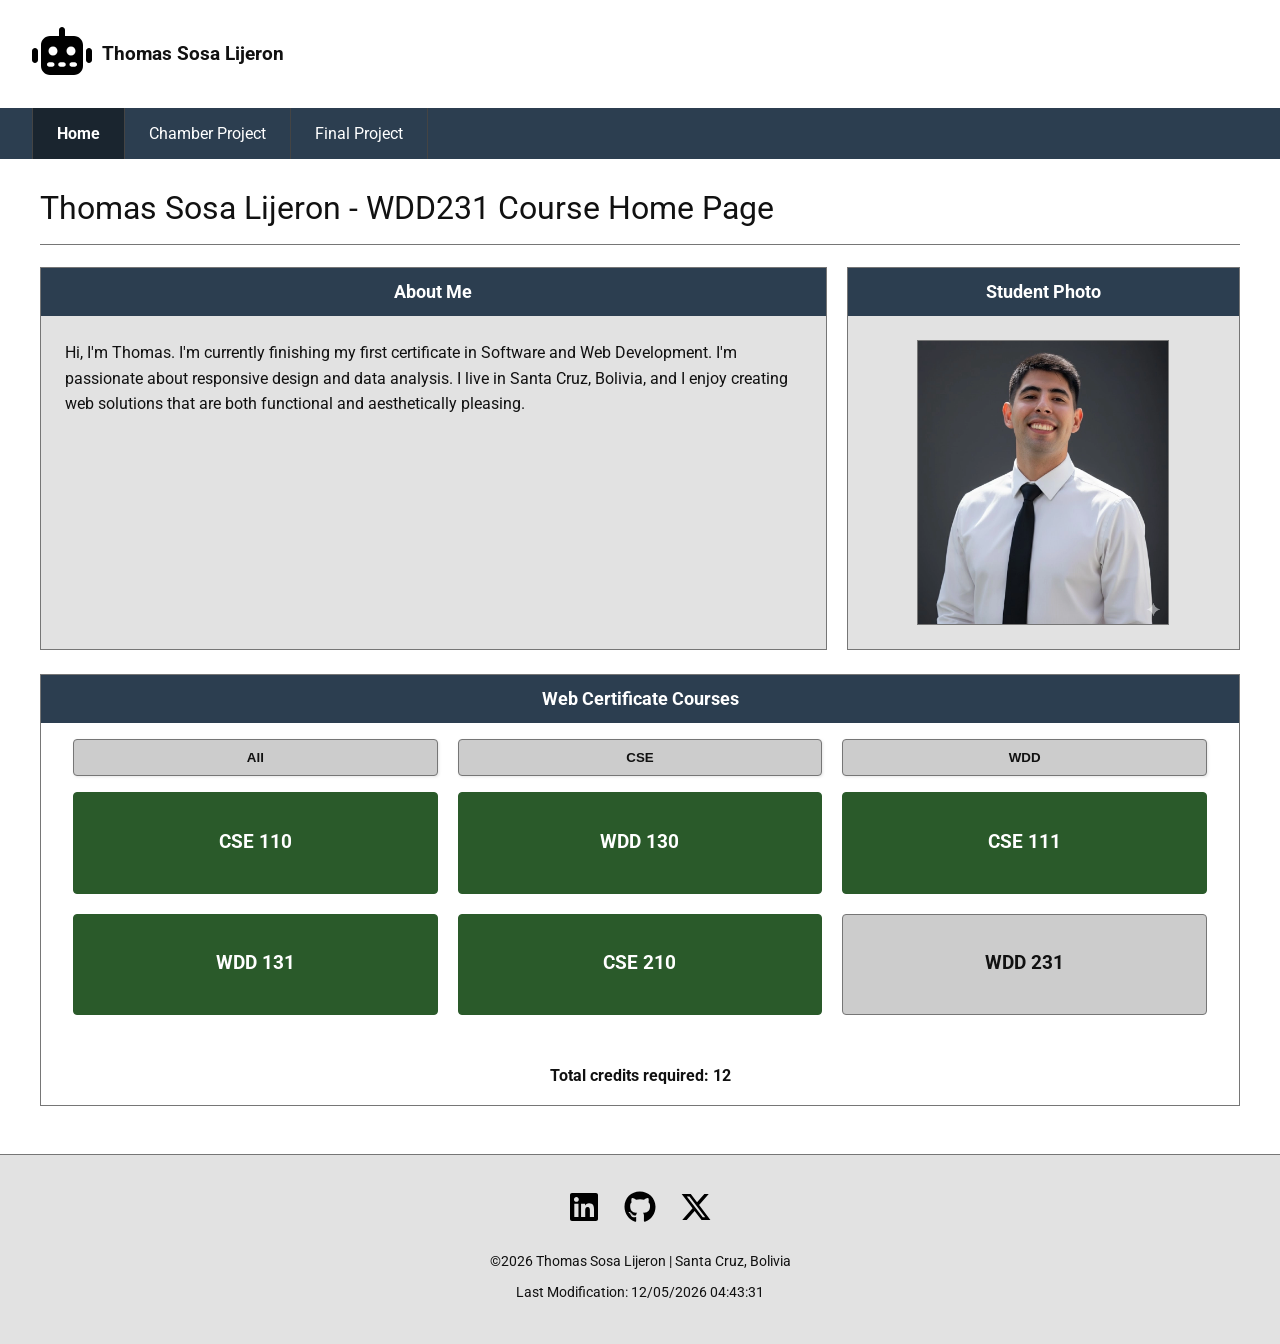
<file: index.html>
<!DOCTYPE html>
<html lang="en">

<head>
    <meta charset="UTF-8">
    <meta name="viewport" content="width=device-width, initial-scale=1.0">
    <title>Thomas - Course Home Page WDD231</title>
    <meta name="description"
        content="Home page of the WDD 231 course: Web Development, with information about courses and projects by Thomas Sosa.">
    <meta name="author" content="Thomas Sosa Lijeron">
    <meta property="og:title" content="Thomas - Course Home Page WDD231">
    <meta property="og:description"
        content="Home page of the WDD 231 course: Web Development, with information about courses and projects by Thomas Sosa.">
    <meta property="og:image" content="https://sosath.github.io/wdd231/images/thomas-profile.webp">
    <meta property="og:url" content="https://sosath.github.io/wdd231/index.html">
    <meta property="og:type" content="website">
    <link rel="icon" href="favicon.ico">
    <link rel="preconnect" href="https://fonts.googleapis.com">
    <link rel="preconnect" href="https://fonts.gstatic.com" crossorigin>
    <link
        href="https://fonts.googleapis.com/css2?family=Montserrat:wght@400;700&family=Roboto:wght@300;400&display=swap"
        rel="stylesheet">
    <link rel="stylesheet" href="styles/small.css">
    <link rel="stylesheet" href="styles/larger.css">
    <script src="scripts/getdates.js" defer></script>
    <script src="scripts/navigation.js" defer></script>
    <script src="scripts/courses.js" defer></script>
</head>

<body>
    <header>
        <div class="logo-area">
            <img src="images/logo.svg" alt="Logo de Thomas Sosa" width="60" height="60">
            <span>Thomas Sosa Lijeron</span>
        </div>
        <button id="menu" aria-label="Abrir menú"></button>
        <nav>
            <ul class="navigation">
                <li class="active"><a href="index.html">Home</a></li>
                <li><a href="#">Chamber Project</a></li>
                <li><a href="#">Final Project</a></li>
            </ul>
        </nav>
    </header>

    <main>
        <h1>Thomas Sosa Lijeron - WDD231 Course Home Page</h1>
        <div class="top-sections">
            <section class="card about-me">
                <h2>About Me</h2>
                <p>Hi, I'm Thomas. I'm currently finishing my first certificate in Software and Web Development.
                    I'm passionate about responsive design and data analysis. I live in Santa Cruz, Bolivia, and
                    I enjoy creating web solutions that are both functional and aesthetically pleasing.</p>
            </section>
            <section class="card photo-section">
                <h2>Student Photo</h2>
                <img src="images/thomas-profile.webp" alt="Foto de perfil de Thomas Sosa" loading="lazy">
            </section>
        </div>
        <section class="card certificate-section">
            <h2>Web Certificate Courses</h2>
            <div class="filters">
                <button id="all-btn">All</button>
                <button id="cse-btn">CSE</button>
                <button id="wdd-btn">WDD</button>
            </div>
            <div id="course-container" class="course-grid">
            </div>
            <p class="credit-total">Total credits required: <span id="total-credits"></span></p>
        </section>
    </main>

    <footer>
        <div class="social-links">
            <a href="https://www.linkedin.com/in/thomas-sl/" target="_blank" aria-label="LinkedIn">
                <img src="images/linkedin-icon.svg" alt="LinkedIn Logo">
            </a>
            <a href="https://github.com/sosath" target="_blank" aria-label="GitHub">
                <img src="images/github-icon.svg" alt="GitHub Logo">
            </a>
            <a href="https://x.com/SosaThomas79556" target="_blank" aria-label="X (Twitter)">
                <img src="images/x-icon.svg" alt="X (formerly Twitter) Logo">
            </a>
        </div>
        <p>&copy;<span id="currentyear"></span> Thomas Sosa Lijeron | Santa Cruz, Bolivia</p>
        <p id="lastModified"></p>
    </footer>
</body>

</html>
</file>
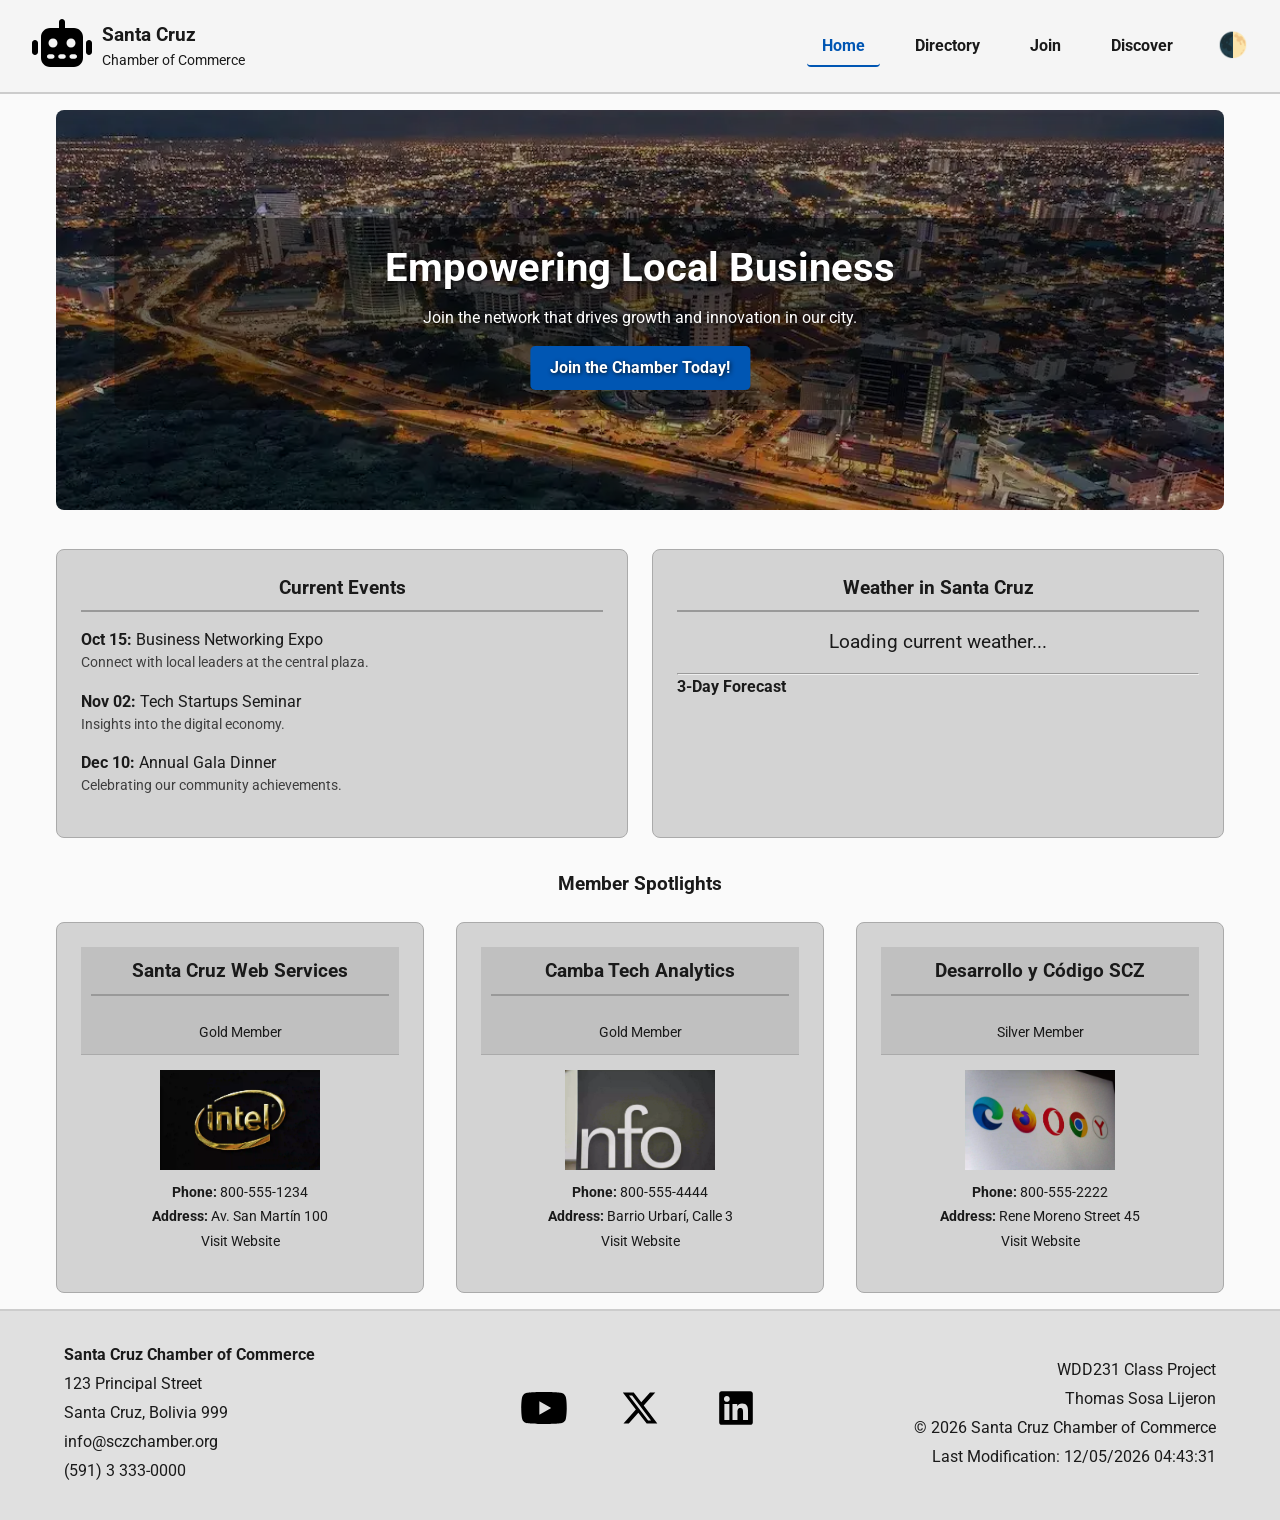
<file: chamber/index.html>
<!DOCTYPE html>
<html lang="en">

<head>
    <meta charset="UTF-8">
    <meta name="viewport" content="width=device-width, initial-scale=1.0">
    <title>Home | Santa Cruz Chamber of Commerce</title>
    <meta name="description"
        content="Welcome to the Santa Cruz Chamber of Commerce. Discover local businesses, join our community, and stay updated with local events and weather.">
    <meta name="author" content="Thomas Sosa Lijeron">
    <meta property="og:title" content="Santa Cruz Chamber of Commerce - Home Page">
    <meta property="og:type" content="website">
    <meta property="og:image" content="https://sosath.github.io/wdd231/chamber/images/og-home.webp">
    <meta property="og:url" content="https://sosath.github.io/chamber/index.html">
    <meta property="og:description"
        content="Join the Santa Cruz Chamber of Commerce to connect, grow, and succeed in our local business community.">
    <link rel="icon" href="images/favicon.ico" type="image/x-icon">
    <link rel="preconnect" href="https://fonts.googleapis.com">
    <link rel="preconnect" href="https://fonts.gstatic.com" crossorigin>
    <link href="https://fonts.googleapis.com/css2?family=Roboto:wght@400;700&display=swap" rel="stylesheet">
    <link rel="stylesheet" href="styles/normalize.css">
    <link rel="stylesheet" href="styles/small.css">
    <link rel="stylesheet" href="styles/larger.css">

    <script src="scripts/home.js" defer></script>
    <script src="scripts/directory.js" defer></script>
</head>

<body>
    <header>
        <div class="header-container">
            <div class="logo-container">
                <img src="images/logo.svg" alt="Chamber Logo" width="60" height="60">
                <div class="site-title">
                    <h1>Santa Cruz</h1>
                    <p>Chamber of Commerce</p>
                </div>
            </div>

            <div class="nav-controls-container">
                <nav id="primary-nav" class="desktop-nav">
                    <ul>
                        <li><a href="index.html" class="active">Home</a></li>
                        <li><a href="directory.html">Directory</a></li>
                        <li><a href="join.html">Join</a></li>
                        <li><a href="discover.html">Discover</a></li>
                    </ul>
                </nav>
                <div class="header-controls">
                    <button id="dark-mode-btn" aria-label="Toggle Dark Mode">🌓</button>
                    <button id="menu-btn" aria-label="Open menu">☰</button>
                </div>
            </div>
        </div>

        <nav id="mobile-nav" class="mobile-nav">
            <ul>
                <li><a href="index.html" class="active">Home</a></li>
                <li><a href="directory.html">Directory</a></li>
                <li><a href="join.html">Join</a></li>
                <li><a href="discover.html">Discover</a></li>
            </ul>
        </nav>
    </header>

    <main class="home-main">
        <section class="hero">
            <picture>
                <source media="(min-width: 768px)" srcset="images/hero-large.webp">
                <img src="images/hero-small.webp" alt="Santa Cruz Business District" width="1200" height="600">
            </picture>
            <div class="hero-content">
                <h2>Empowering Local Business</h2>
                <p>Join the network that drives growth and innovation in our city.</p>
                <a href="join.html" class="cta-button">Join the Chamber Today!</a>
            </div>
        </section>

        <div class="home-grid">
            <section class="events-card card">
                <h3>Current Events</h3>
                <ul class="event-list">
                    <li>
                        <strong>Oct 15:</strong> Business Networking Expo
                        <p>Connect with local leaders at the central plaza.</p>
                    </li>
                    <li>
                        <strong>Nov 02:</strong> Tech Startups Seminar
                        <p>Insights into the digital economy.</p>
                    </li>
                    <li>
                        <strong>Dec 10:</strong> Annual Gala Dinner
                        <p>Celebrating our community achievements.</p>
                    </li>
                </ul>
            </section>

            <section class="weather-card card">
                <h3>Weather in Santa Cruz</h3>
                <div id="current-weather" class="weather-current">
                    <p>Loading current weather...</p>
                </div>
                <hr>
                <h4>3-Day Forecast</h4>
                <div id="weather-forecast" class="weather-forecast">
                </div>
            </section>
        </div>

        <section class="spotlights-section">
            <h3>Member Spotlights</h3>
            <div id="spotlights-container" class="spotlights-grid">
            </div>
        </section>
    </main>

    <footer>
        <div class="footer-col contact-info">
            <p><strong>Santa Cruz Chamber of Commerce</strong></p>
            <p>123 Principal Street</p>
            <p>Santa Cruz, Bolivia 999</p>
            <p>info@sczchamber.org</p>
            <p>(591) 3 333-0000</p>
        </div>
        <div class="footer-col social-icons">
            <a href="https://youtube.com" target="_blank" rel="noopener noreferrer" aria-label="YouTube">
                <img src="images/youtube.svg" alt="YouTube" width="48" height="48">
            </a>
            <a href="https://x.com/SosaThomas79556" target="_blank" rel="noopener noreferrer" aria-label="Twitter">
                <img src="images/twitter.svg" alt="Twitter" width="48" height="48">
            </a>
            <a href="https://www.linkedin.com/in/thomas-sl/" target="_blank" rel="noopener noreferrer"
                aria-label="LinkedIn">
                <img src="images/linkedin.svg" alt="LinkedIn" width="48" height="48">
            </a>
        </div>
        <div class="footer-col dev-info">
            <p>WDD231 Class Project</p>
            <p>Thomas Sosa Lijeron</p>
            <p>&copy; <span id="currentyear"></span> Santa Cruz Chamber of Commerce</p>
            <p>Last Modification: <span id="lastModified"></span></p>
        </div>
    </footer>
</body>

</html>
</file>
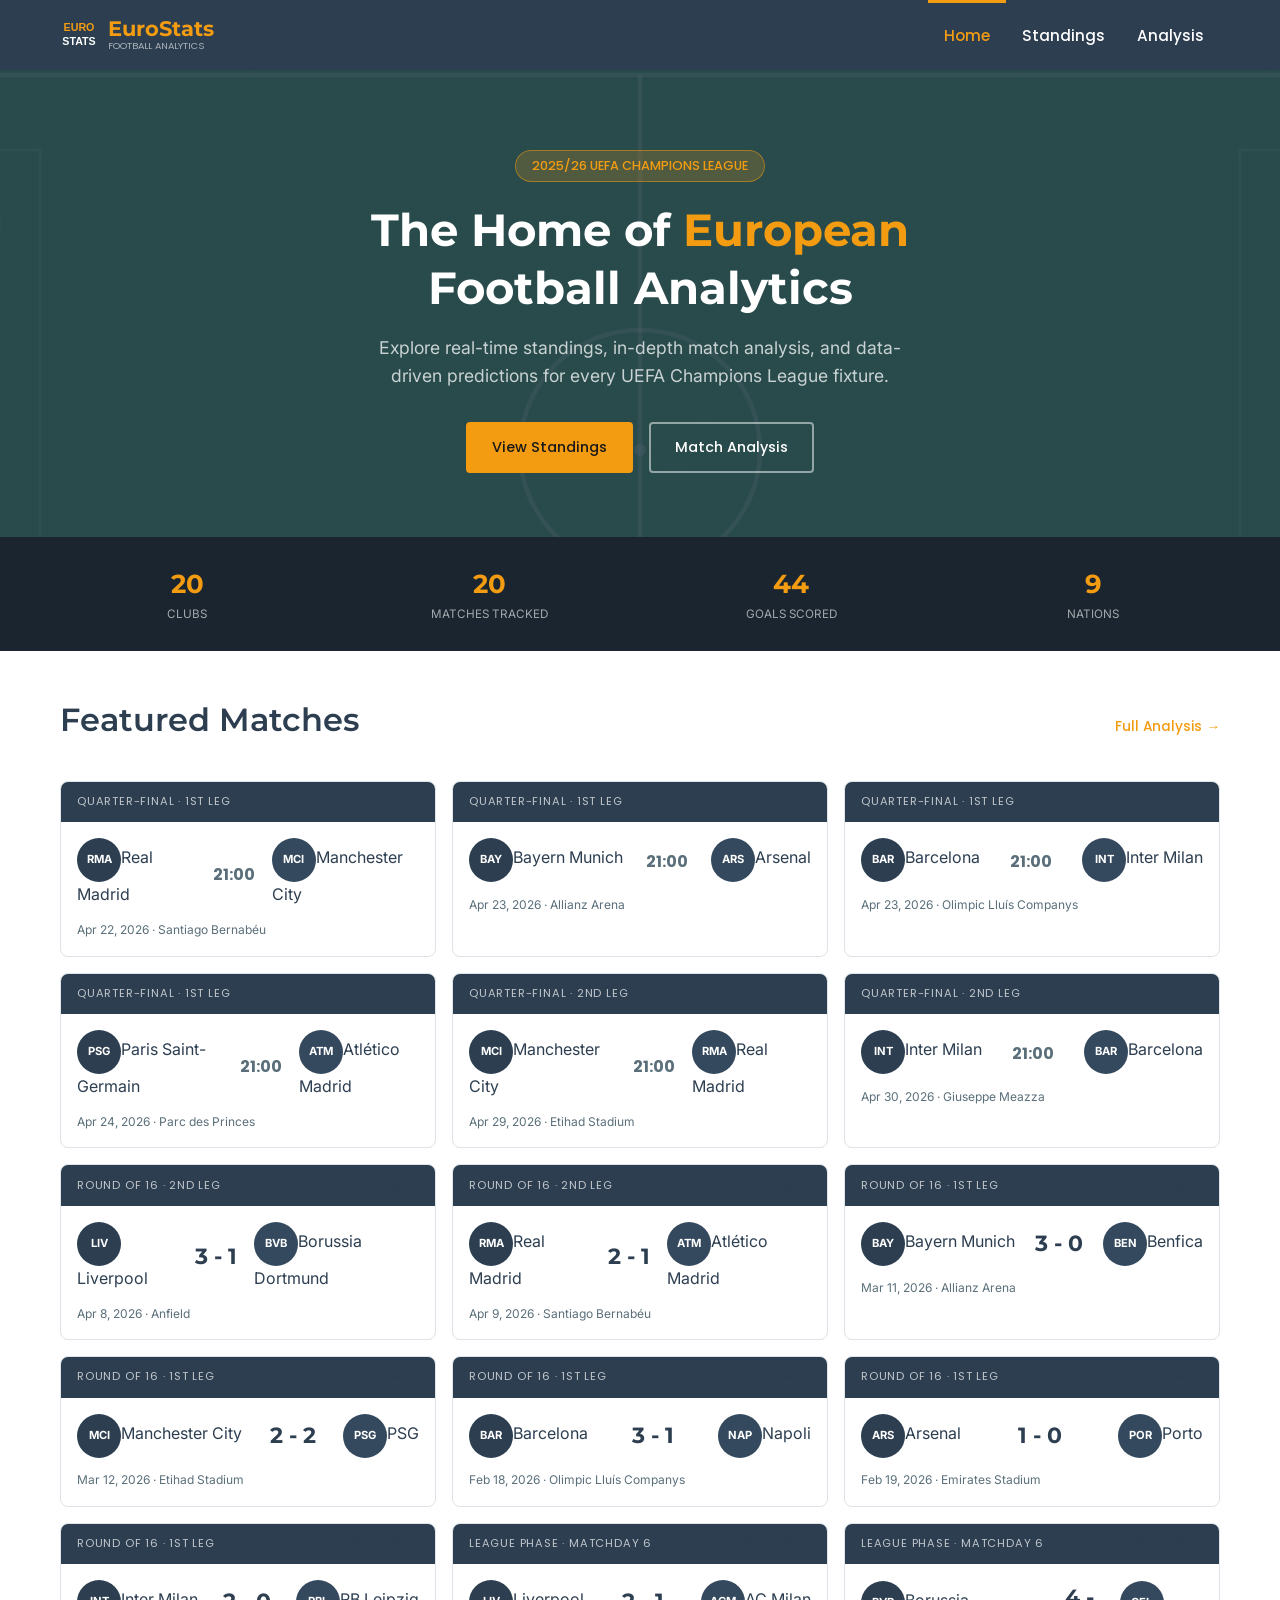
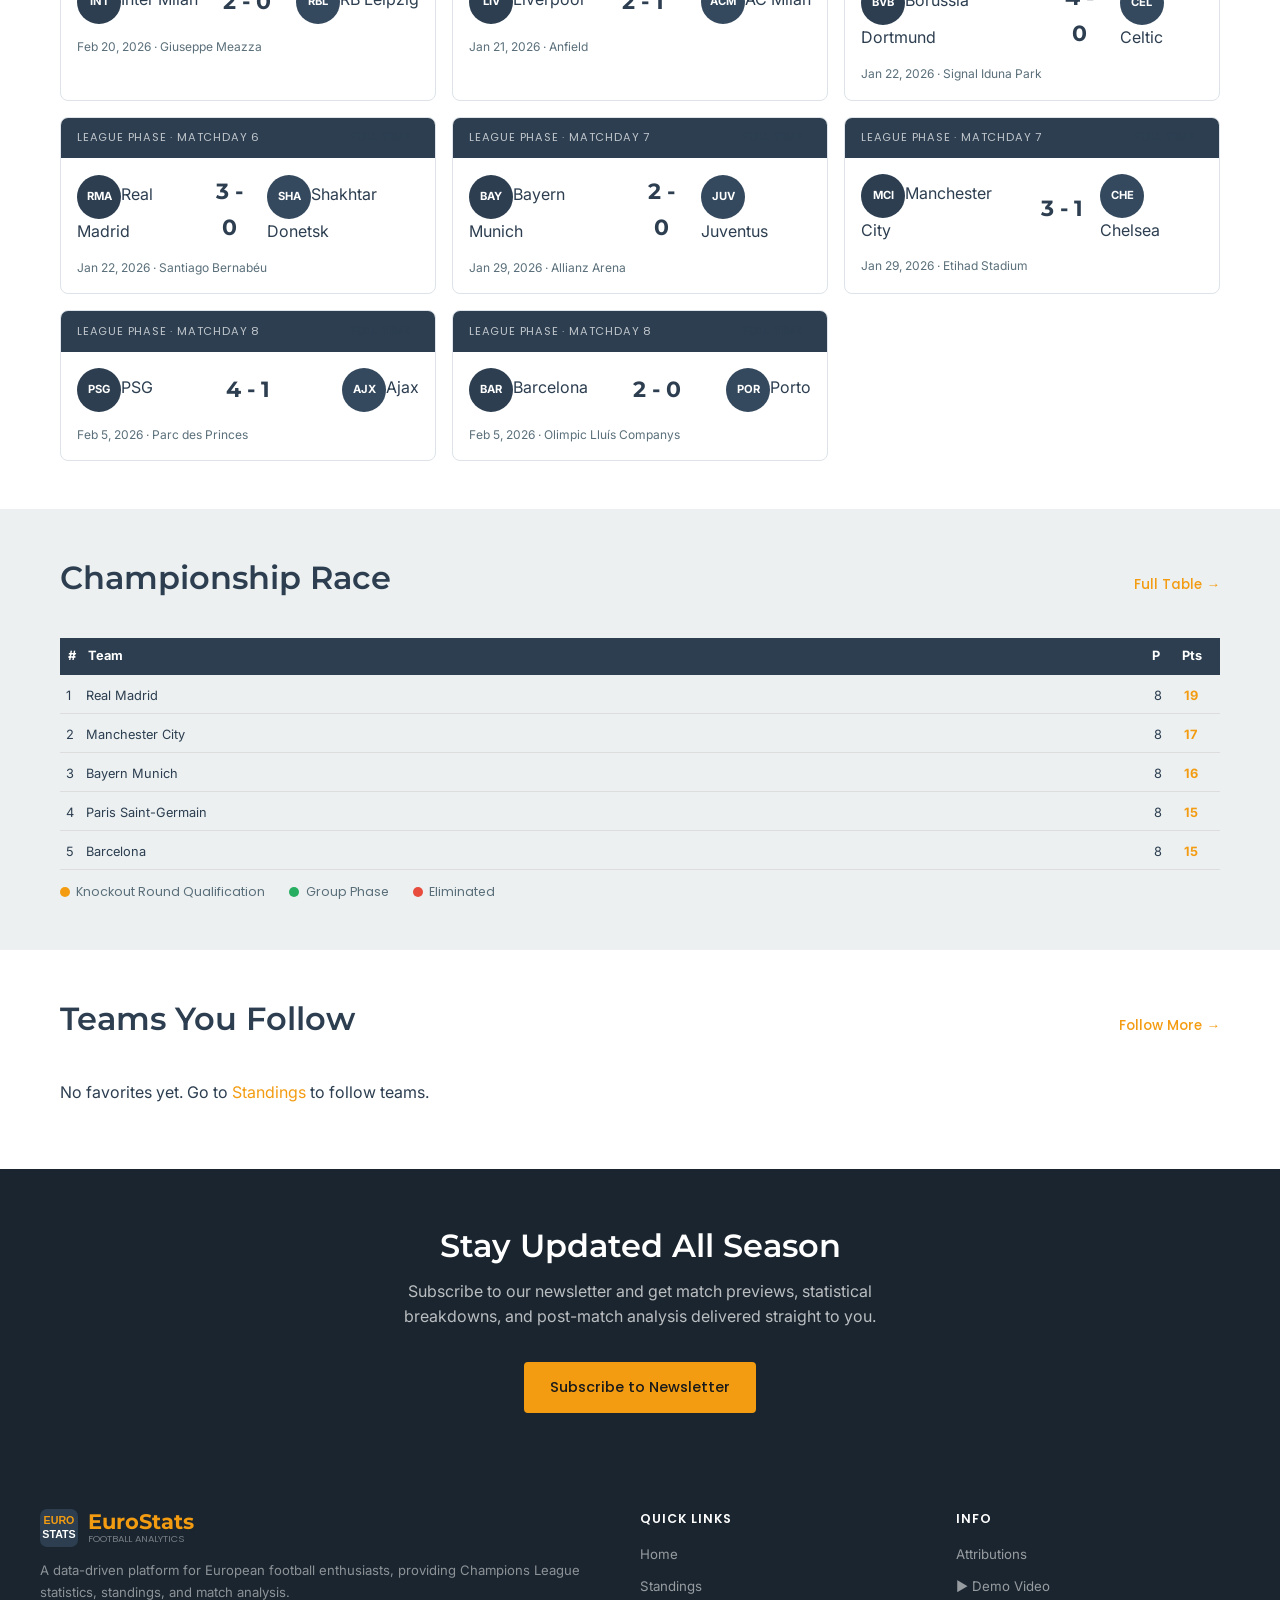
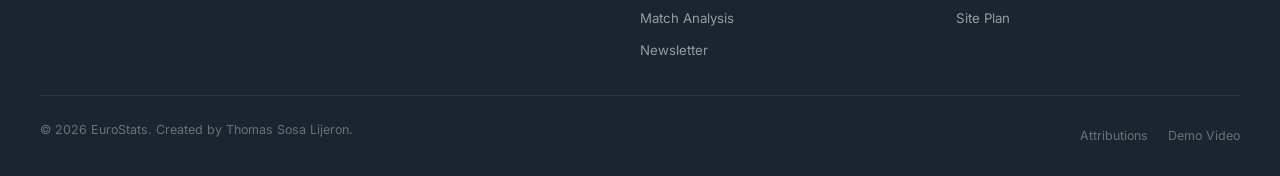
<file: finalproject/index.html>
<!DOCTYPE html>
<html lang="en">

<head>
    <meta charset="UTF-8">
    <meta name="viewport" content="width=device-width, initial-scale=1.0">
    <meta name="description"
        content="EuroStats – Your ultimate hub for UEFA Champions League statistics, live standings, match analysis, and data-driven insights for European football.">
    <meta name="author" content="Thomas Sosa Lijeron">
    <meta name="keywords"
        content="UEFA Champions League, football statistics, European football, standings, match analysis">

    <meta property="og:type" content="website">
    <meta property="og:title" content="EuroStats – European Football Analytics Hub">
    <meta property="og:description"
        content="Real-time Champions League standings, match probabilities, and head-to-head analytics for European football fans.">
    <meta property="og:url" content="https://sosath.github.io/wdd231/finalproject/">
    <meta property="og:image" content="https://sosath.github.io/wdd231/finalproject/og-image.svg">
    <meta name="twitter:card" content="summary">
    <meta name="twitter:title" content="EuroStats – European Football Analytics Hub">
    <meta name="twitter:description" content="Champions League stats, standings and match insights.">

    <title>EuroStats – European Football Analytics Hub</title>

    <link rel="icon" href="favicon.svg" type="image/svg+xml">
    <link rel="preconnect" href="https://fonts.googleapis.com">
    <link rel="preconnect" href="https://fonts.gstatic.com" crossorigin>
    <link rel="stylesheet" href="styles/normalize.css">
    <link rel="stylesheet" href="styles/main.css">
    <link
        href="https://fonts.googleapis.com/css2?family=Montserrat:wght@600;700&family=Poppins:wght@400;500&family=Inter:wght@300;400;600&display=swap"
        rel="stylesheet">
</head>

<body>

    <header class="site-header">
        <div class="header-container">
            <a href="index.html" class="logo" aria-label="EuroStats Home">
                <img src="favicon.svg" alt="" width="38" height="38" loading="lazy" aria-hidden="true">
                <div class="logo-text">
                    <span class="logo-name">EuroStats</span>
                    <span class="logo-tagline">Football Analytics</span>
                </div>
            </a>

            <button class="hamburger" id="hamburger" aria-label="Toggle navigation menu" aria-expanded="false"
                aria-controls="main-nav">
                <span class="bar"></span>
                <span class="bar"></span>
                <span class="bar"></span>
            </button>

            <nav id="main-nav" class="main-nav" aria-label="Main navigation">
                <ul>
                    <li><a href="index.html" aria-current="page">Home</a></li>
                    <li><a href="stats.html">Standings</a></li>
                    <li><a href="analysis.html">Analysis</a></li>
                </ul>
            </nav>
        </div>
    </header>

    <main>
        <section class="hero" aria-label="Welcome to EuroStats">
            <div class="hero-content">
                <span class="hero-badge">2025/26 UEFA Champions League</span>
                <h1>The Home of <span>European</span><br>Football Analytics</h1>
                <p>Explore real-time standings, in-depth match analysis, and data-driven predictions for every UEFA
                    Champions League fixture.</p>
                <div class="hero-actions">
                    <a href="stats.html" class="btn btn-primary">View Standings</a>
                    <a href="analysis.html" class="btn btn-outline">Match Analysis</a>
                </div>
            </div>
        </section>

        <div class="stats-bar" aria-label="Season summary statistics">
            <div class="stats-bar-inner">
                <div class="stat-item">
                    <span class="stat-number" id="stat-teams">20</span>
                    <span class="stat-label">Clubs</span>
                </div>
                <div class="stat-item">
                    <span class="stat-number" id="stat-matches">20</span>
                    <span class="stat-label">Matches Tracked</span>
                </div>
                <div class="stat-item">
                    <span class="stat-number" id="stat-goals">–</span>
                    <span class="stat-label">Goals Scored</span>
                </div>
                <div class="stat-item">
                    <span class="stat-number" id="stat-countries">–</span>
                    <span class="stat-label">Nations</span>
                </div>
            </div>
        </div>

        <section class="section" aria-labelledby="matches-heading">
            <div class="container">
                <div class="section-header">
                    <h2 id="matches-heading">Featured Matches</h2>
                    <a href="analysis.html" class="section-link">Full Analysis →</a>
                </div>
                <div id="matches-container" class="matches-grid">
                </div>
            </div>
        </section>

        <section class="section section-alt" aria-labelledby="standings-heading">
            <div class="container">
                <div class="section-header">
                    <h2 id="standings-heading">Championship Race</h2>
                    <a href="stats.html" class="section-link">Full Table →</a>
                </div>
                <div id="mini-standings-container">
                </div>
                <div class="table-legend" aria-label="Standings legend">
                    <div class="legend-item">
                        <span class="legend-dot" style="background:var(--gold)"></span>
                        <span>Knockout Round Qualification</span>
                    </div>
                    <div class="legend-item">
                        <span class="legend-dot" style="background:var(--success)"></span>
                        <span>Group Phase</span>
                    </div>
                    <div class="legend-item">
                        <span class="legend-dot" style="background:var(--danger)"></span>
                        <span>Eliminated</span>
                    </div>
                </div>
            </div>
        </section>

        <section class="section" aria-labelledby="favorites-heading">
            <div class="container">
                <div class="section-header">
                    <h2 id="favorites-heading">Teams You Follow</h2>
                    <a href="stats.html" class="section-link">Follow More →</a>
                </div>
                <div id="favorites-container" class="scorers-grid">
                </div>
            </div>
        </section>

        <section class="cta-section" aria-labelledby="cta-heading">
            <h2 id="cta-heading">Stay Updated All Season</h2>
            <p>Subscribe to our newsletter and get match previews, statistical breakdowns, and post-match analysis
                delivered straight to you.</p>
            <a href="form.html" class="btn btn-primary">Subscribe to Newsletter</a>
        </section>
    </main>

    <footer class="site-footer">
        <div class="footer-grid">
            <div class="footer-brand">
                <a href="index.html" class="logo" aria-label="EuroStats Home">
                    <img src="favicon.svg" alt="" width="32" height="32" aria-hidden="true">
                    <div class="logo-text">
                        <span class="logo-name">EuroStats</span>
                        <span class="logo-tagline">Football Analytics</span>
                    </div>
                </a>
                <p class="footer-desc">A data-driven platform for European football enthusiasts, providing Champions
                    League statistics, standings, and match analysis.</p>
            </div>

            <nav aria-label="Quick links">
                <p class="footer-heading">Quick Links</p>
                <ul class="footer-links">
                    <li><a href="index.html">Home</a></li>
                    <li><a href="stats.html">Standings</a></li>
                    <li><a href="analysis.html">Match Analysis</a></li>
                    <li><a href="form.html">Newsletter</a></li>
                </ul>
            </nav>

            <nav aria-label="Legal and extras">
                <p class="footer-heading">Info</p>
                <ul class="footer-links">
                    <li><a href="attributions.html">Attributions</a></li>
                    <li><a href="https://www.loom.com/share/7c711ef0878c4bce84115ff1fe81d9f3" target="_blank"
                            rel="noopener noreferrer">▶ Demo Video</a></li>
                    <li><a href="site-plan.html">Site Plan</a></li>
                </ul>
            </nav>
        </div>

        <div class="footer-bottom">
            <p>&copy; 2026 EuroStats. Created by Thomas Sosa Lijeron.</p>
            <div class="footer-bottom-links">
                <a href="attributions.html">Attributions</a>
                <a href="https://www.loom.com/share/7c711ef0878c4bce84115ff1fe81d9f3" target="_blank"
                    rel="noopener noreferrer">Demo
                    Video</a>
            </div>
        </div>
    </footer>

    <div class="modal-overlay" id="modal-overlay" role="dialog" aria-modal="true" aria-labelledby="modal-title"
        aria-hidden="true">
        <div class="modal-container">
            <div class="modal-header">
                <h2 class="modal-title" id="modal-title"></h2>
                <button class="modal-close" id="modal-close" aria-label="Close dialog">&times;</button>
            </div>
            <div class="modal-body" id="modal-body"></div>
        </div>
    </div>

    <script type="module" src="scripts/app.js"></script>
</body>

</html>
</file>
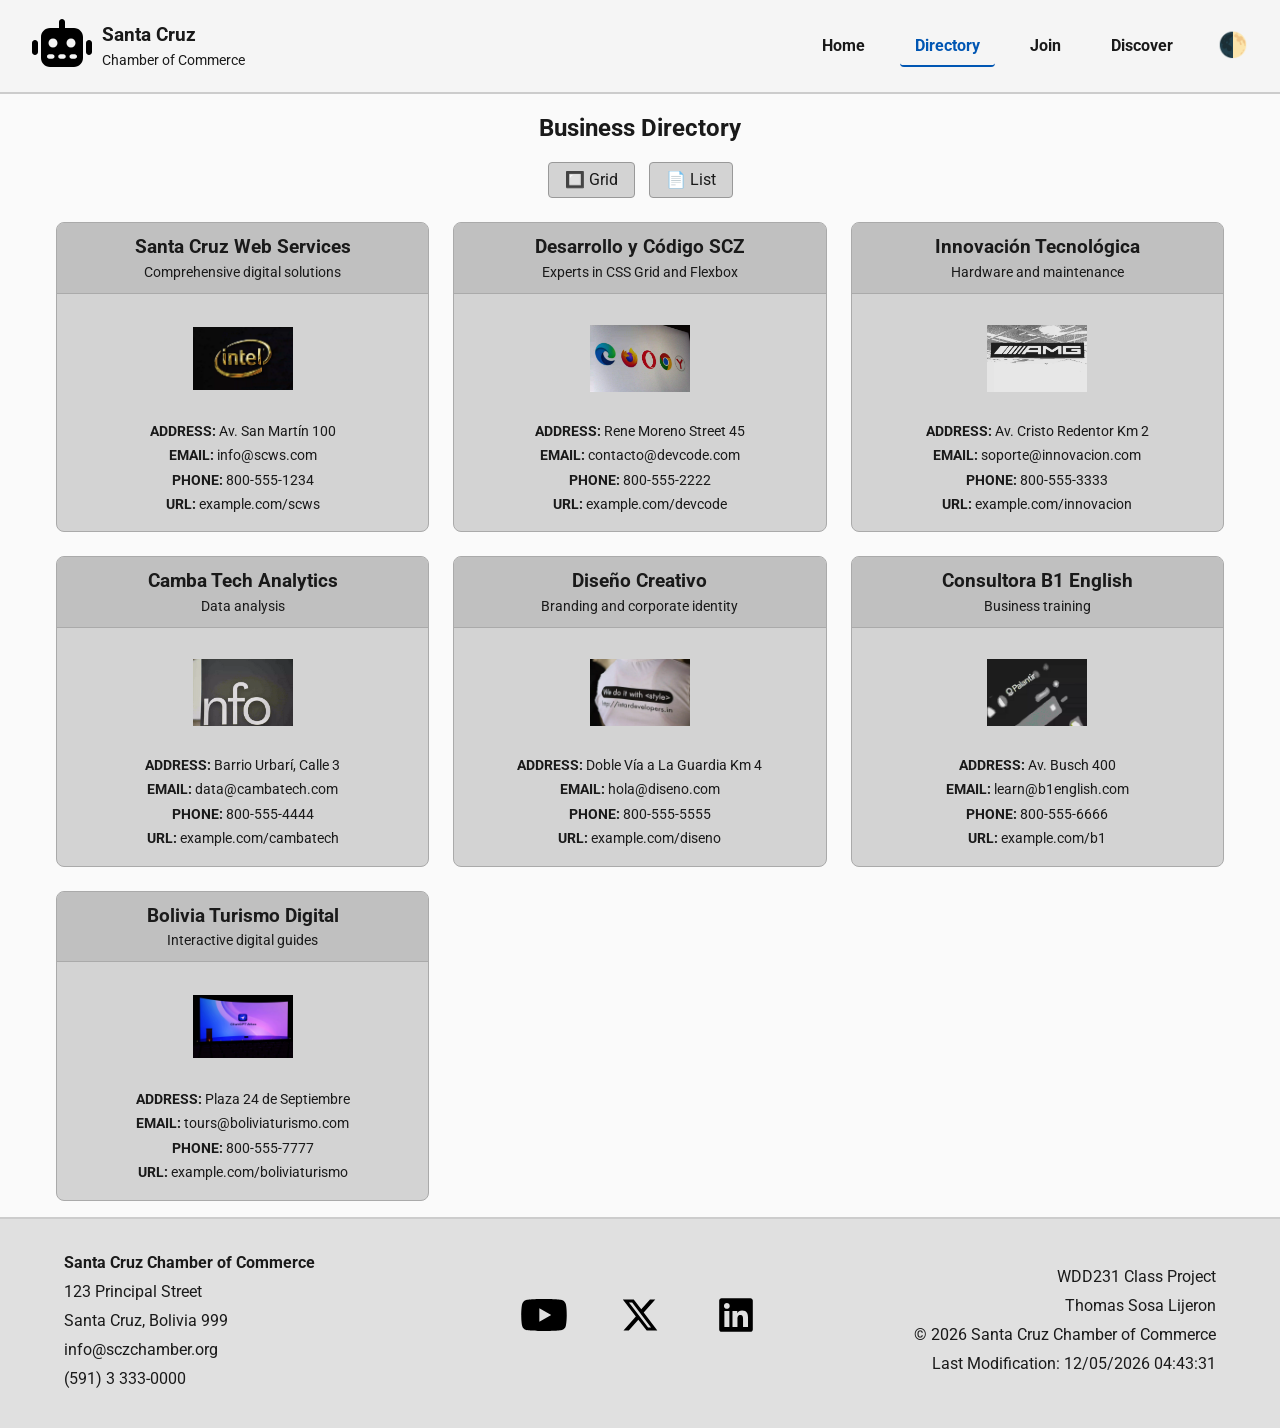
<file: chamber/directory.html>
<!DOCTYPE html>
<html lang="en">

<head>
    <meta charset="UTF-8">
    <meta name="viewport" content="width=device-width, initial-scale=1.0">
    <title>Directory | Santa Cruz Chamber of Commerce</title>
    <meta name="description"
        content="Official members directory of the Santa Cruz Chamber of Commerce. Find local businesses and services.">
    <meta name="author" content="Thomas Sosa Lijeron">
    <meta property="og:title" content="Directory - Santa Cruz Chamber of Commerce">
    <meta property="og:type" content="website">
    <meta property="og:image" content="https://sosath.github.io/wdd231/chamber/images/og-home.webp">
    <meta property="og:url" content="https://sosath.github.io/chamber/directory.html">
    <meta property="og:description"
        content="Explore the official directory of businesses affiliated with the Chamber of Commerce.">
    <link rel="icon" href="images/favicon.ico" type="image/x-icon">
    <link rel="preconnect" href="https://fonts.googleapis.com">
    <link rel="preconnect" href="https://fonts.gstatic.com" crossorigin>
    <link href="https://fonts.googleapis.com/css2?family=Roboto:wght@400;700&display=swap" rel="stylesheet">
    <link rel="stylesheet" href="styles/normalize.css">
    <link rel="stylesheet" href="styles/small.css">
    <link rel="stylesheet" href="styles/larger.css">

    <script src="scripts/directory.js" defer></script>
</head>

<body>
    <header>
        <div class="header-container">
            <div class="logo-container">
                <img src="images/logo.svg" alt="Chamber Logo" width="60" height="60">
                <div class="site-title">
                    <h1>Santa Cruz</h1>
                    <p>Chamber of Commerce</p>
                </div>
            </div>

            <div class="nav-controls-container">
                <nav id="primary-nav" class="desktop-nav">
                    <ul>
                        <li><a href="index.html">Home</a></li>
                        <li><a href="directory.html" class="active">Directory</a></li>
                        <li><a href="join.html">Join</a></li>
                        <li><a href="discover.html">Discover</a></li>
                    </ul>
                </nav>
                <div class="header-controls">
                    <button id="dark-mode-btn" aria-label="Toggle Dark Mode">🌓</button>
                    <button id="menu-btn" aria-label="Open menu">☰</button>
                </div>
            </div>
        </div>

        <nav id="mobile-nav" class="mobile-nav">
            <ul>
                <li><a href="index.html">Home</a></li>
                <li><a href="directory.html" class="active">Directory</a></li>
                <li><a href="join.html">Join</a></li>
                <li><a href="discover.html">Discover</a></li>
            </ul>
        </nav>
    </header>

    <main>
        <h2>Business Directory</h2>
        <div class="view-toggles">
            <button id="grid-btn" aria-label="Grid View">🔲 Grid</button>
            <button id="list-btn" aria-label="List View">📄 List</button>
        </div>

        <div id="directory-container" class="grid"></div>
    </main>

    <footer>
        <div class="footer-col contact-info">
            <p><strong>Santa Cruz Chamber of Commerce</strong></p>
            <p>123 Principal Street</p>
            <p>Santa Cruz, Bolivia 999</p>
            <p>info@sczchamber.org</p>
            <p>(591) 3 333-0000</p>
        </div>
        <div class="footer-col social-icons">
            <a href="https://youtube.com" target="_blank" rel="noopener noreferrer" aria-label="YouTube">
                <img src="images/youtube.svg" alt="YouTube" width="48" height="48">
            </a>
            <a href="https://x.com/SosaThomas79556" target="_blank" rel="noopener noreferrer" aria-label="Twitter">
                <img src="images/twitter.svg" alt="Twitter" width="48" height="48">
            </a>
            <a href="https://www.linkedin.com/in/thomas-sl/" target="_blank" rel="noopener noreferrer"
                aria-label="LinkedIn">
                <img src="images/linkedin.svg" alt="LinkedIn" width="48" height="48">
            </a>
        </div>
        <div class="footer-col dev-info">
            <p>WDD231 Class Project</p>
            <p>Thomas Sosa Lijeron</p>
            <p>&copy; <span id="currentyear"></span> Santa Cruz Chamber of Commerce</p>
            <p>Last Modification: <span id="lastModified"></span></p>
        </div>
    </footer>
</body>

</html>
</file>
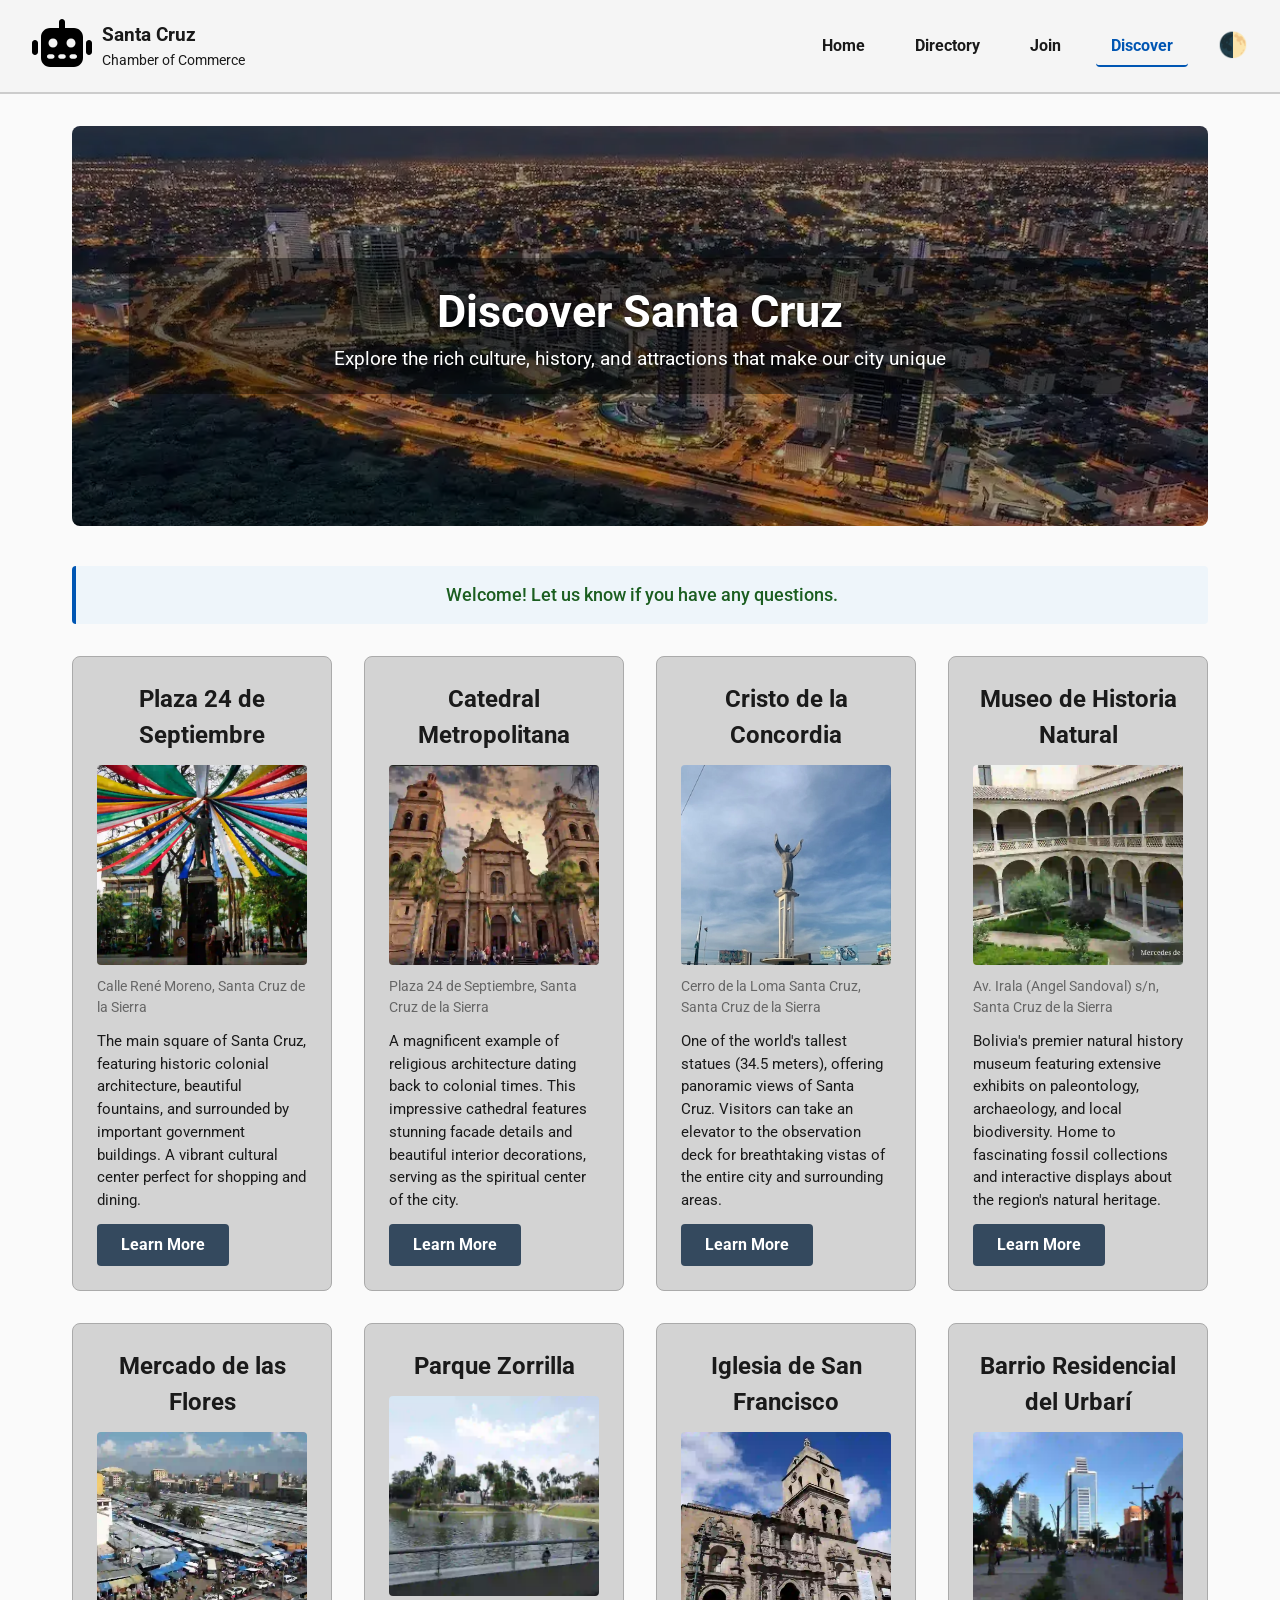
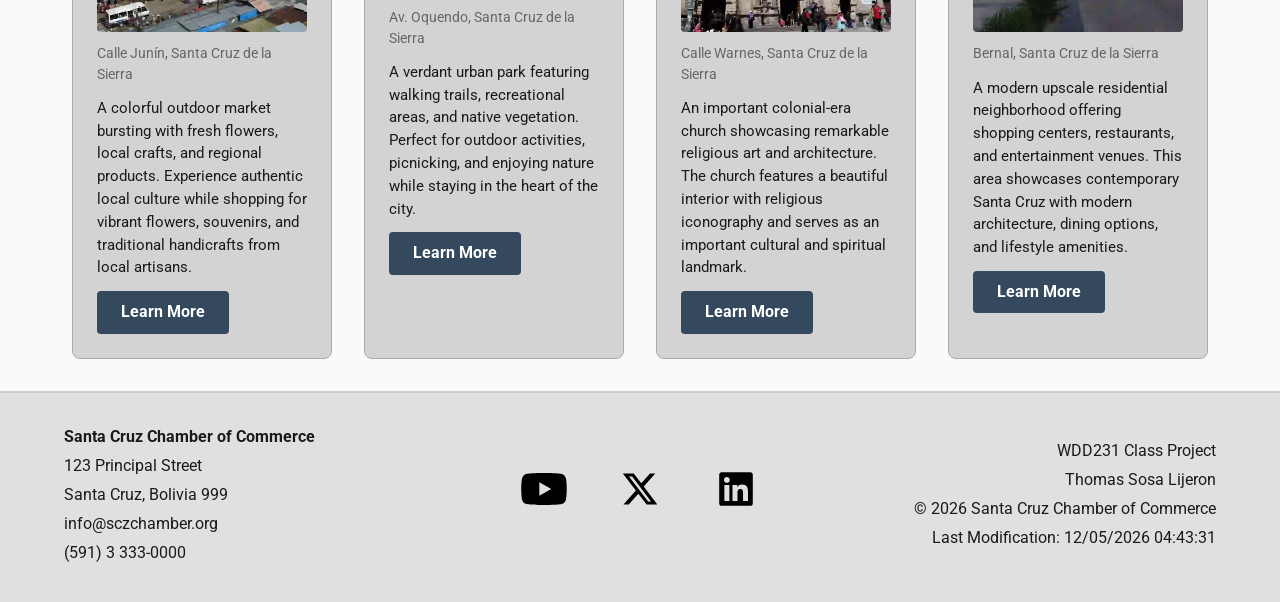
<file: chamber/discover.html>
<!DOCTYPE html>
<html lang="en">

<head>
    <meta charset="UTF-8">
    <meta name="viewport" content="width=device-width, initial-scale=1.0">
    <title>Discover | Santa Cruz Chamber of Commerce</title>
    <meta name="description"
        content="Discover the attractions, culture, and landmarks of Santa Cruz. Explore 8 must-see destinations representing our city's rich heritage.">
    <meta name="author" content="Thomas Sosa Lijeron">
    <meta property="og:title" content="Discover - Santa Cruz Chamber of Commerce">
    <meta property="og:type" content="website">
    <meta property="og:image" content="https://sosath.github.io/wdd231/chamber/images/og-home.webp">
    <meta property="og:url" content="https://sosath.github.io/chamber/discover.html">
    <meta property="og:description"
        content="Discover the attractions, culture, and landmarks of Santa Cruz. Explore attractions and places of interest.">
    <link rel="icon" href="images/favicon.ico" type="image/x-icon">
    <link rel="preconnect" href="https://fonts.googleapis.com">
    <link rel="preconnect" href="https://fonts.gstatic.com" crossorigin>
    <link href="https://fonts.googleapis.com/css2?family=Roboto:wght@400;700&display=swap" rel="stylesheet">
    <link rel="stylesheet" href="styles/normalize.css">
    <link rel="stylesheet" href="styles/small.css">
    <link rel="stylesheet" href="styles/larger.css">
    <link rel="stylesheet" href="styles/discover.css">

    <script src="scripts/discover.js" type="module"></script>
</head>

<body>
    <header>
        <div class="header-container">
            <div class="logo-container">
                <img src="images/logo.svg" alt="Chamber Logo" width="60" height="60">
                <div class="site-title">
                    <h1>Santa Cruz</h1>
                    <p>Chamber of Commerce</p>
                </div>
            </div>

            <div class="nav-controls-container">
                <nav id="primary-nav" class="desktop-nav">
                    <ul>
                        <li><a href="index.html">Home</a></li>
                        <li><a href="directory.html">Directory</a></li>
                        <li><a href="join.html">Join</a></li>
                        <li><a href="discover.html" class="active">Discover</a></li>
                    </ul>
                </nav>
                <div class="header-controls">
                    <button id="dark-mode-btn" aria-label="Toggle Dark Mode">🌓</button>
                    <button id="menu-btn" aria-label="Open menu">☰</button>
                </div>
            </div>
        </div>

        <nav id="mobile-nav" class="mobile-nav">
            <ul>
                <li><a href="index.html">Home</a></li>
                <li><a href="directory.html">Directory</a></li>
                <li><a href="join.html">Join</a></li>
                <li><a href="discover.html" class="active">Discover</a></li>
            </ul>
        </nav>
    </header>

    <main class="discover-main">
        <section class="discover-hero">
            <picture>
                <source media="(min-width: 768px)" srcset="images/hero-large.webp">
                <img src="images/hero-small.webp" alt="Santa Cruz City Overview" width="1200" height="600">
            </picture>
            <div class="hero-discover-content">
                <h2>Discover Santa Cruz</h2>
                <p>Explore the rich culture, history, and attractions that make our city unique</p>
            </div>
        </section>

        <div id="visit-message" class="visit-message"></div>

        <article class="attractions-container" id="attractions-container">
            <h2 style="display: none;">Attractions</h2>
        </article>
    </main>

    <footer>
        <div class="footer-col contact-info">
            <p><strong>Santa Cruz Chamber of Commerce</strong></p>
            <p>123 Principal Street</p>
            <p>Santa Cruz, Bolivia 999</p>
            <p>info@sczchamber.org</p>
            <p>(591) 3 333-0000</p>
        </div>
        <div class="footer-col social-icons">
            <a href="https://youtube.com" target="_blank" rel="noopener noreferrer" aria-label="YouTube">
                <img src="images/youtube.svg" alt="YouTube" width="48" height="48">
            </a>
            <a href="https://x.com/SosaThomas79556" target="_blank" rel="noopener noreferrer" aria-label="Twitter">
                <img src="images/twitter.svg" alt="Twitter" width="48" height="48">
            </a>
            <a href="https://www.linkedin.com/in/thomas-sl/" target="_blank" rel="noopener noreferrer"
                aria-label="LinkedIn">
                <img src="images/linkedin.svg" alt="LinkedIn" width="48" height="48">
            </a>
        </div>
        <div class="footer-col dev-info">
            <p>WDD231 Class Project</p>
            <p>Thomas Sosa Lijeron</p>
            <p>&copy; <span id="currentyear"></span> Santa Cruz Chamber of Commerce</p>
            <p>Last Modification: <span id="lastModified"></span></p>
        </div>
    </footer>
</body>

</html>
</file>
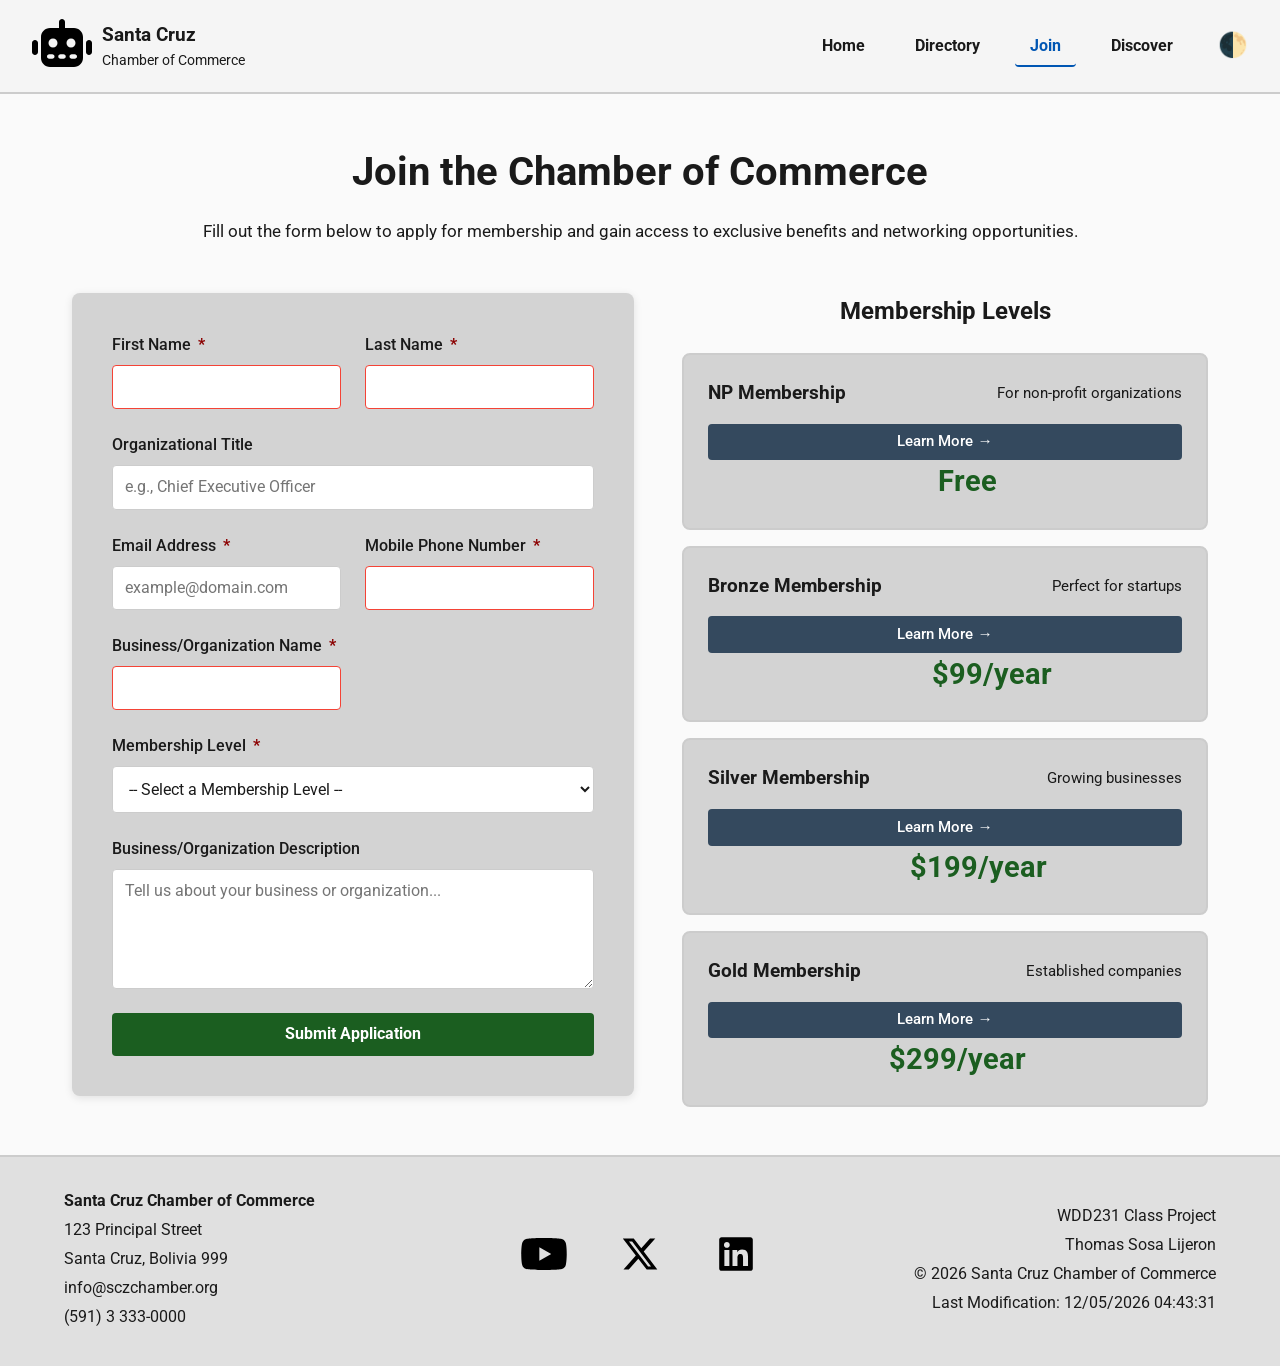
<file: chamber/join.html>
<!DOCTYPE html>
<html lang="en">

<head>
    <meta charset="UTF-8">
    <meta name="viewport" content="width=device-width, initial-scale=1.0">
    <title>Join the Chamber - Santa Cruz Chamber of Commerce</title>
    <meta name="description"
        content="Join the Santa Cruz Chamber of Commerce. Apply for membership and become part of our thriving business community.">
    <meta name="author" content="Thomas Sosa Lijeron">
    <meta property="og:title" content="Join Santa Cruz Chamber of Commerce Today">
    <meta property="og:type" content="website">
    <meta property="og:image" content="https://sosath.github.io/wdd231/chamber/images/og-home.webp">
    <meta property="og:url" content="https://sosath.github.io/chamber/join.html">
    <meta property="og:description"
        content="Become a member of the Santa Cruz Chamber of Commerce. Unlock networking opportunities, business resources, and community growth.">
    <link rel="icon" href="images/favicon.ico" type="image/x-icon">
    <link rel="preconnect" href="https://fonts.googleapis.com">
    <link rel="preconnect" href="https://fonts.gstatic.com" crossorigin>
    <link href="https://fonts.googleapis.com/css2?family=Roboto:wght@400;700&display=swap" rel="stylesheet">
    <link rel="stylesheet" href="styles/normalize.css">
    <link rel="stylesheet" href="styles/small.css">
    <link rel="stylesheet" href="styles/larger.css">
    <link rel="stylesheet" href="styles/join.css">

    <script src="scripts/join.js" defer></script>
</head>

<body>
    <header>
        <div class="header-container">
            <div class="logo-container">
                <img src="images/logo.svg" alt="Chamber Logo" width="60" height="60">
                <div class="site-title">
                    <h1>Santa Cruz</h1>
                    <p>Chamber of Commerce</p>
                </div>
            </div>

            <div class="nav-controls-container">
                <nav id="primary-nav" class="desktop-nav">
                    <ul>
                        <li><a href="index.html">Home</a></li>
                        <li><a href="directory.html">Directory</a></li>
                        <li><a href="join.html" class="active">Join</a></li>
                        <li><a href="discover.html">Discover</a></li>
                    </ul>
                </nav>
                <div class="header-controls">
                    <button id="dark-mode-btn" aria-label="Toggle Dark Mode">🌓</button>
                    <button id="menu-btn" aria-label="Open menu">☰</button>
                </div>
            </div>
        </div>

        <nav id="mobile-nav" class="mobile-nav">
            <ul>
                <li><a href="index.html">Home</a></li>
                <li><a href="directory.html">Directory</a></li>
                <li><a href="join.html" class="active">Join</a></li>
                <li><a href="discover.html">Discover</a></li>
            </ul>
        </nav>
    </header>

    <main class="join-main">
        <h2>Join the Chamber of Commerce</h2>
        <p class="intro-text">Fill out the form below to apply for membership and gain access to exclusive benefits and
            networking opportunities.</p>

        <div class="join-container">
            <section class="form-section">
                <form method="get" action="thankyou.html" id="membership-form">
                    <label for="first-name">
                        <span class="label-text">First Name <span class="required">*</span></span>
                        <input type="text" id="first-name" name="first-name" title="First Name"
                            autocomplete="given-name" required>
                    </label>

                    <label for="last-name">
                        <span class="label-text">Last Name <span class="required">*</span></span>
                        <input type="text" id="last-name" name="last-name" title="Last Name" autocomplete="family-name"
                            required>
                    </label>

                    <label for="org-title">
                        Organizational Title
                        <input type="text" id="org-title" name="org-title" title="Organizational Title"
                            autocomplete="organization-title" pattern="^[a-zA-Z\s\-]{7,}$"
                            placeholder="e.g., Chief Executive Officer">
                    </label>

                    <label for="email">
                        <span class="label-text">Email Address <span class="required">*</span></span>
                        <input type="email" id="email" name="email" title="Email Address" autocomplete="email"
                            placeholder="example@domain.com" required>
                    </label>

                    <label for="phone">
                        <span class="label-text">Mobile Phone Number <span class="required">*</span></span>
                        <input type="tel" id="phone" name="phone" title="Mobile Phone Number" autocomplete="tel"
                            required>
                    </label>

                    <label for="org-name">
                        <span class="label-text">Business/Organization Name <span class="required">*</span></span>
                        <input type="text" id="org-name" name="org-name" title="Organization Name"
                            autocomplete="organization" required>
                    </label>

                    <label for="membership-level">
                        <span class="label-text">Membership Level <span class="required">*</span></span>
                        <select id="membership-level" name="membership-level" required>
                            <option value="">-- Select a Membership Level --</option>
                            <option value="np">NP Membership (Non-Profit)</option>
                            <option value="bronze">Bronze Membership</option>
                            <option value="silver">Silver Membership</option>
                            <option value="gold">Gold Membership</option>
                        </select>
                    </label>

                    <label for="description">
                        Business/Organization Description
                        <textarea id="description" name="description" title="Business Description" rows="5"
                            placeholder="Tell us about your business or organization..."></textarea>
                    </label>

                    <input type="hidden" id="timestamp" name="timestamp">

                    <button type="submit" class="submit-btn">Submit Application</button>
                </form>
            </section>

            <section class="membership-levels">
                <h3>Membership Levels</h3>
                <div class="levels-container">
                    <div class="membership-card np-card">
                        <h4>NP Membership</h4>
                        <p class="price">Free</p>
                        <p class="description">For non-profit organizations</p>
                        <button class="info-btn" data-level="np" aria-label="Learn more about NP Membership">
                            Learn More →
                        </button>
                    </div>

                    <div class="membership-card bronze-card">
                        <h4>Bronze Membership</h4>
                        <p class="price">$99/year</p>
                        <p class="description">Perfect for startups</p>
                        <button class="info-btn" data-level="bronze" aria-label="Learn more about Bronze Membership">
                            Learn More →
                        </button>
                    </div>

                    <div class="membership-card silver-card">
                        <h4>Silver Membership</h4>
                        <p class="price">$199/year</p>
                        <p class="description">Growing businesses</p>
                        <button class="info-btn" data-level="silver" aria-label="Learn more about Silver Membership">
                            Learn More →
                        </button>
                    </div>

                    <div class="membership-card gold-card">
                        <h4>Gold Membership</h4>
                        <p class="price">$299/year</p>
                        <p class="description">Established companies</p>
                        <button class="info-btn" data-level="gold" aria-label="Learn more about Gold Membership">
                            Learn More →
                        </button>
                    </div>
                </div>
            </section>
        </div>

        <div id="modal-np" class="modal" aria-hidden="true">
            <div class="modal-content">
                <button class="modal-close" aria-label="Close modal">✕</button>
                <h3>NP Membership Benefits</h3>
                <ul class="benefits-list">
                    <li>✓ Access to networking events</li>
                    <li>✓ Community directory listing</li>
                    <li>✓ Monthly newsletter</li>
                    <li>✓ Partnership opportunities</li>
                </ul>
                <p class="modal-description">Our NP Membership is designed to support non-profit organizations in our
                    community. Connect with other mission-driven organizations and expand your network.</p>
            </div>
        </div>

        <div id="modal-bronze" class="modal" aria-hidden="true">
            <div class="modal-content">
                <button class="modal-close" aria-label="Close modal">✕</button>
                <h3>Bronze Membership Benefits</h3>
                <ul class="benefits-list">
                    <li>✓ All NP benefits</li>
                    <li>✓ Spotlight on home page</li>
                    <li>✓ Exclusive webinars & training</li>
                    <li>✓ Event discounts (10%)</li>
                    <li>✓ Social media promotion</li>
                </ul>
                <p class="modal-description">Perfect for new businesses looking to establish their presence in the
                    community. Get started with our essential business support package.</p>
            </div>
        </div>

        <div id="modal-silver" class="modal" aria-hidden="true">
            <div class="modal-content">
                <button class="modal-close" aria-label="Close modal">✕</button>
                <h3>Silver Membership Benefits</h3>
                <ul class="benefits-list">
                    <li>✓ All Bronze benefits</li>
                    <li>✓ Priority spotlight (2x/year)</li>
                    <li>✓ Advertising opportunities</li>
                    <li>✓ Event discounts (15%)</li>
                    <li>✓ VIP networking events</li>
                    <li>✓ Business training sessions</li>
                </ul>
                <p class="modal-description">Designed for growing businesses ready to expand their reach. Enjoy premium
                    visibility and exclusive opportunities.</p>
            </div>
        </div>

        <div id="modal-gold" class="modal" aria-hidden="true">
            <div class="modal-content">
                <button class="modal-close" aria-label="Close modal">✕</button>
                <h3>Gold Membership Benefits</h3>
                <ul class="benefits-list">
                    <li>✓ All Silver benefits</li>
                    <li>✓ Premium spotlight (4x/year)</li>
                    <li>✓ Featured advertising package</li>
                    <li>✓ Event discounts (20%)</li>
                    <li>✓ Executive networking dinners</li>
                    <li>✓ Fully customized consultation</li>
                    <li>✓ Dedicated account manager</li>
                </ul>
                <p class="modal-description">Our premium membership tier for established companies. Receive white-glove
                    service and maximum visibility in the community.</p>
            </div>
        </div>
    </main>

    <footer>
        <div class="footer-col contact-info">
            <p><strong>Santa Cruz Chamber of Commerce</strong></p>
            <p>123 Principal Street</p>
            <p>Santa Cruz, Bolivia 999</p>
            <p>info@sczchamber.org</p>
            <p>(591) 3 333-0000</p>
        </div>
        <div class="footer-col social-icons">
            <a href="https://youtube.com" target="_blank" rel="noopener noreferrer" aria-label="YouTube">
                <img src="images/youtube.svg" alt="Visit our YouTube channel" width="48" height="48">
            </a>
            <a href="https://x.com/SosaThomas79556" target="_blank" rel="noopener noreferrer" aria-label="Twitter">
                <img src="images/twitter.svg" alt="Follow us on Twitter (X)" width="48" height="48">
            </a>
            <a href="https://www.linkedin.com/in/thomas-sl/" target="_blank" rel="noopener noreferrer"
                aria-label="LinkedIn">
                <img src="images/linkedin.svg" alt="Connect with us on LinkedIn" width="48" height="48">
            </a>
        </div>
        <div class="footer-col dev-info">
            <p>WDD231 Class Project</p>
            <p>Thomas Sosa Lijeron</p>
            <p>&copy; <span id="currentyear"></span> Santa Cruz Chamber of Commerce</p>
            <p>Last Modification: <span id="lastModified"></span></p>
        </div>
    </footer>
</body>

</html>
</file>
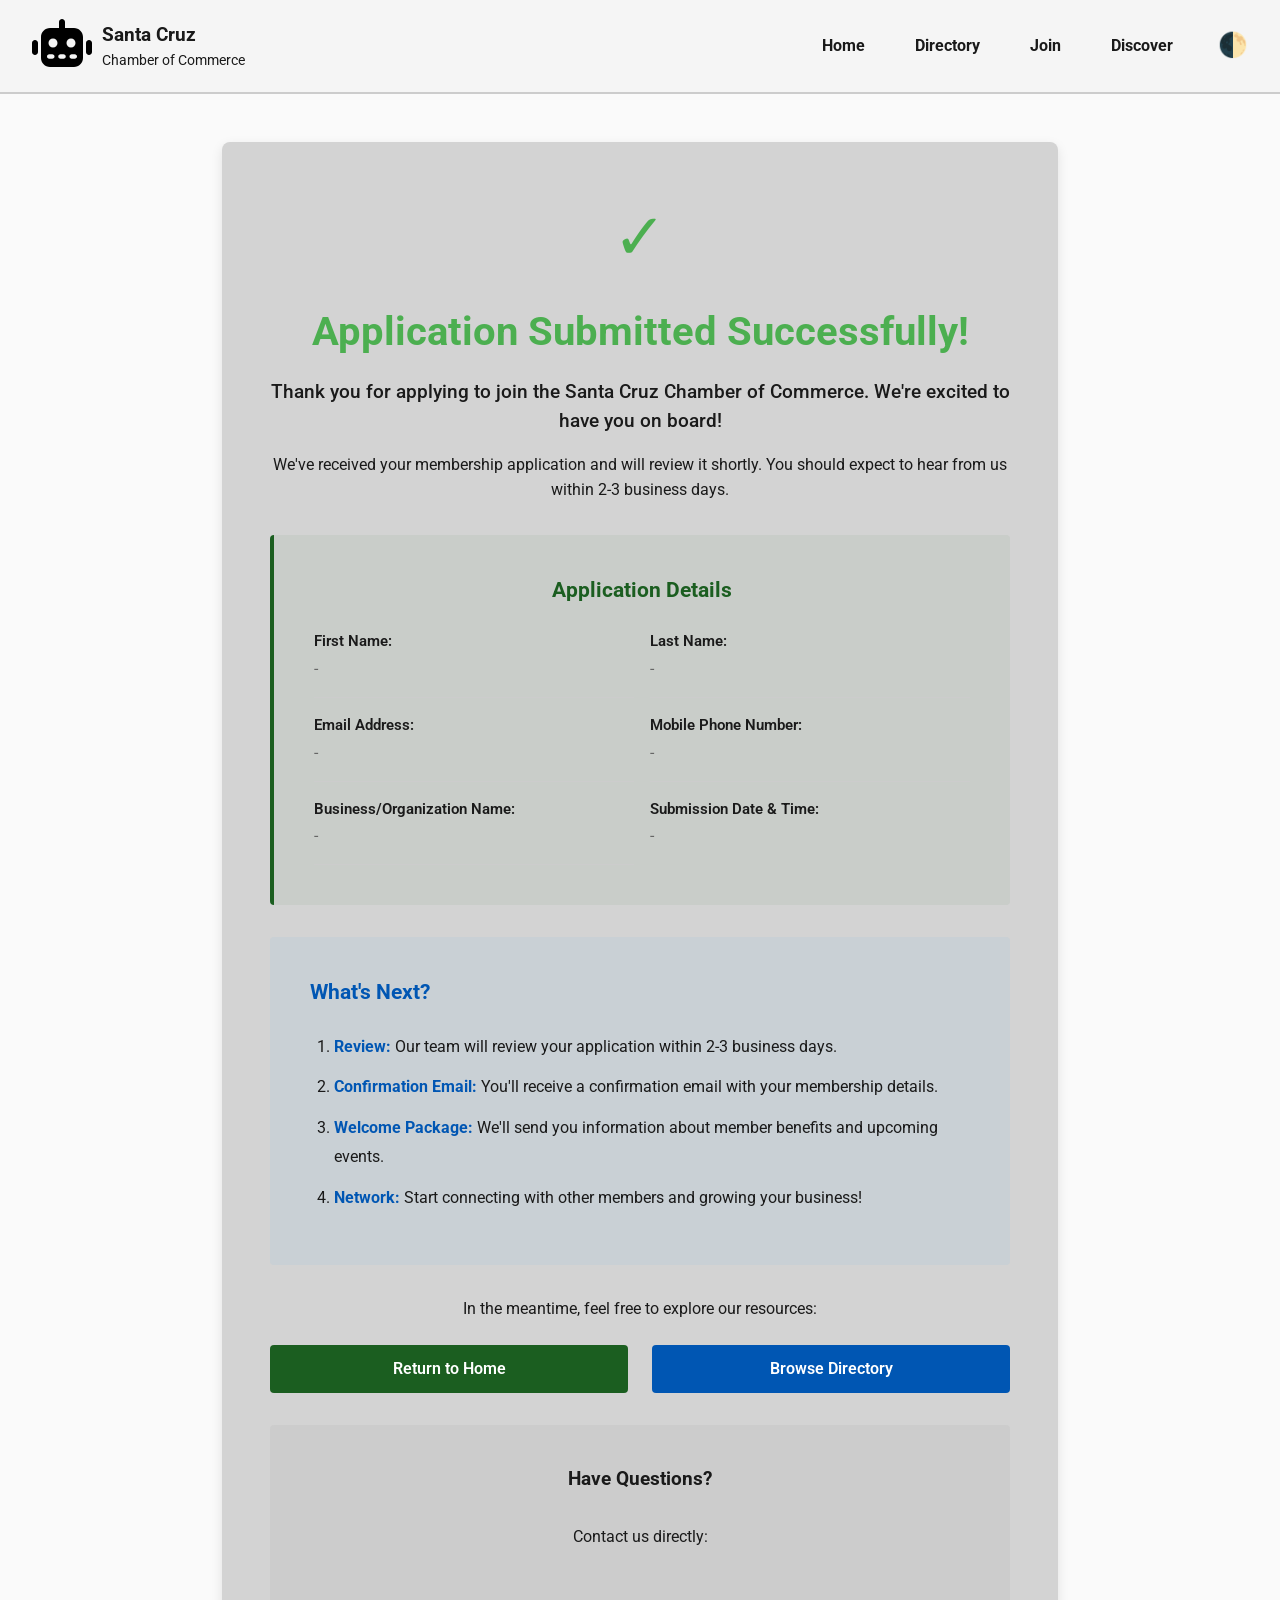
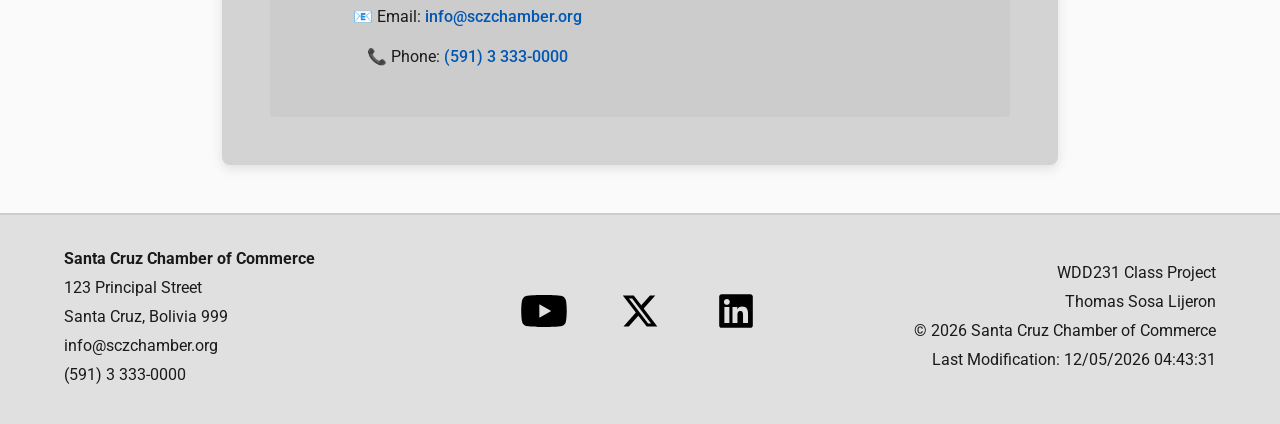
<file: chamber/thankyou.html>
<!DOCTYPE html>
<html lang="en">

<head>
    <meta charset="UTF-8">
    <meta name="viewport" content="width=device-width, initial-scale=1.0">
    <title>Thank You | Santa Cruz Chamber of Commerce</title>
    <meta name="description"
        content="Thank you for submitting your membership application to the Santa Cruz Chamber of Commerce.">
    <meta name="author" content="Thomas Sosa Lijeron">
    <meta property="og:title" content="Thank You - Santa Cruz Chamber of Commerce">
    <meta property="og:type" content="website">
    <meta property="og:image" content="https://sosath.github.io/wdd231/chamber/images/og-home.webp">
    <meta property="og:url" content="https://sosath.github.io/chamber/thankyou.html">
    <link rel="icon" href="images/favicon.ico" type="image/x-icon">
    <link rel="preconnect" href="https://fonts.googleapis.com">
    <link rel="preconnect" href="https://fonts.gstatic.com" crossorigin>
    <link href="https://fonts.googleapis.com/css2?family=Roboto:wght@400;700&display=swap" rel="stylesheet">
    <link rel="stylesheet" href="styles/normalize.css">
    <link rel="stylesheet" href="styles/small.css">
    <link rel="stylesheet" href="styles/larger.css">
    <link rel="stylesheet" href="styles/thankyou.css">

    <script src="scripts/thankyou.js" defer></script>
</head>

<body>
    <header>
        <div class="header-container">
            <div class="logo-container">
                <img src="images/logo.svg" alt="Chamber Logo" width="60" height="60">
                <div class="site-title">
                    <h1>Santa Cruz</h1>
                    <p>Chamber of Commerce</p>
                </div>
            </div>

            <div class="nav-controls-container">
                <nav id="primary-nav" class="desktop-nav">
                    <ul>
                        <li><a href="index.html">Home</a></li>
                        <li><a href="directory.html">Directory</a></li>
                        <li><a href="join.html">Join</a></li>
                        <li><a href="discover.html">Discover</a></li>
                    </ul>
                </nav>
                <div class="header-controls">
                    <button id="dark-mode-btn" aria-label="Toggle Dark Mode">🌓</button>
                    <button id="menu-btn" aria-label="Open menu">☰</button>
                </div>
            </div>
        </div>

        <nav id="mobile-nav" class="mobile-nav">
            <ul>
                <li><a href="index.html">Home</a></li>
                <li><a href="directory.html">Directory</a></li>
                <li><a href="join.html">Join</a></li>
                <li><a href="discover.html">Discover</a></li>
            </ul>
        </nav>
    </header>

    <main class="thankyou-main">
        <div class="thankyou-container">
            <div class="success-icon">✓</div>
            <h2>Application Submitted Successfully!</h2>
            <p class="success-message">
                Thank you for applying to join the Santa Cruz Chamber of Commerce. We're excited to have you on board!
            </p>
            <p class="info-text">
                We've received your membership application and will review it shortly. You should expect to hear from us
                within 2-3 business days.
            </p>

            <section class="application-summary">
                <h3>Application Details</h3>
                <div class="details-grid">
                    <div class="detail-item">
                        <label>First Name:</label>
                        <p id="detail-firstName">-</p>
                    </div>
                    <div class="detail-item">
                        <label>Last Name:</label>
                        <p id="detail-lastName">-</p>
                    </div>
                    <div class="detail-item">
                        <label>Email Address:</label>
                        <p id="detail-email">-</p>
                    </div>
                    <div class="detail-item">
                        <label>Mobile Phone Number:</label>
                        <p id="detail-phone">-</p>
                    </div>
                    <div class="detail-item">
                        <label>Business/Organization Name:</label>
                        <p id="detail-orgName">-</p>
                    </div>
                    <div class="detail-item">
                        <label>Submission Date & Time:</label>
                        <p id="detail-timestamp">-</p>
                    </div>
                </div>
            </section>

            <section class="next-steps">
                <h3>What's Next?</h3>
                <ol>
                    <li><strong>Review:</strong> Our team will review your application within 2-3 business days.</li>
                    <li><strong>Confirmation Email:</strong> You'll receive a confirmation email with your membership
                        details.</li>
                    <li><strong>Welcome Package:</strong> We'll send you information about member benefits and upcoming
                        events.</li>
                    <li><strong>Network:</strong> Start connecting with other members and growing your business!</li>
                </ol>
            </section>

            <div class="cta-section">
                <p>In the meantime, feel free to explore our resources:</p>
                <div class="button-group">
                    <a href="index.html" class="btn btn-primary">Return to Home</a>
                    <a href="directory.html" class="btn btn-secondary">Browse Directory</a>
                </div>
            </div>

            <section class="contact-info-box">
                <h3>Have Questions?</h3>
                <p>Contact us directly:</p>
                <ul>
                    <li>📧 Email: <a href="mailto:info@sczchamber.org">info@sczchamber.org</a></li>
                    <li>📞 Phone: <a href="tel:+5913333000">(591) 3 333-0000</a></li>
                </ul>
            </section>
        </div>
    </main>

    <footer>
        <div class="footer-col contact-info">
            <p><strong>Santa Cruz Chamber of Commerce</strong></p>
            <p>123 Principal Street</p>
            <p>Santa Cruz, Bolivia 999</p>
            <p>info@sczchamber.org</p>
            <p>(591) 3 333-0000</p>
        </div>
        <div class="footer-col social-icons">
            <a href="https://youtube.com" target="_blank" rel="noopener noreferrer" aria-label="YouTube">
                <img src="images/youtube.svg" alt="YouTube" width="48" height="48">
            </a>
            <a href="https://x.com/SosaThomas79556" target="_blank" rel="noopener noreferrer" aria-label="Twitter">
                <img src="images/twitter.svg" alt="Twitter" width="48" height="48">
            </a>
            <a href="https://www.linkedin.com/in/thomas-sl/" target="_blank" rel="noopener noreferrer"
                aria-label="LinkedIn">
                <img src="images/linkedin.svg" alt="LinkedIn" width="48" height="48">
            </a>
        </div>
        <div class="footer-col dev-info">
            <p>WDD231 Class Project</p>
            <p>Thomas Sosa Lijeron</p>
            <p>&copy; <span id="currentyear"></span> Santa Cruz Chamber of Commerce</p>
            <p>Last Modification: <span id="lastModified"></span></p>
        </div>
    </footer>

    <script>
        document.getElementById('currentyear').textContent = new Date().getFullYear();
        document.getElementById('lastModified').textContent = document.lastModified;
    </script>
</body>

</html>
</file>
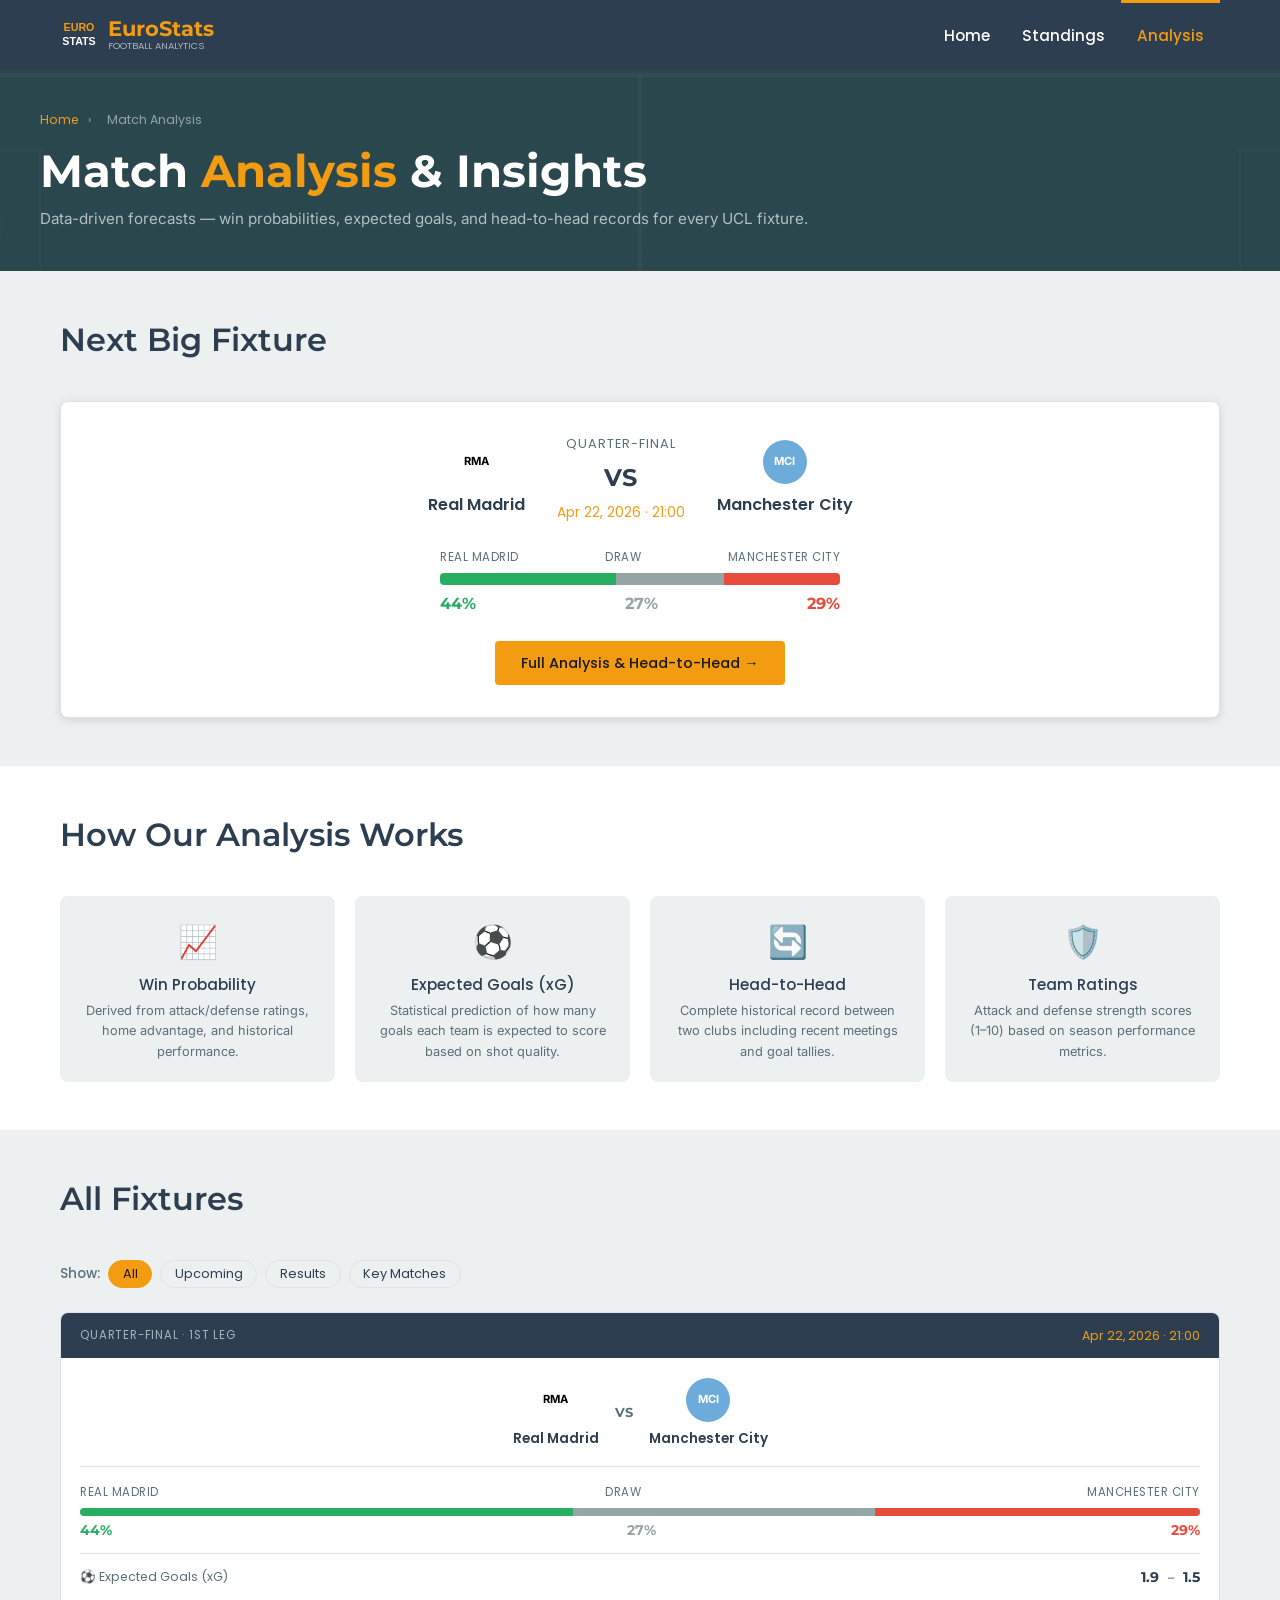
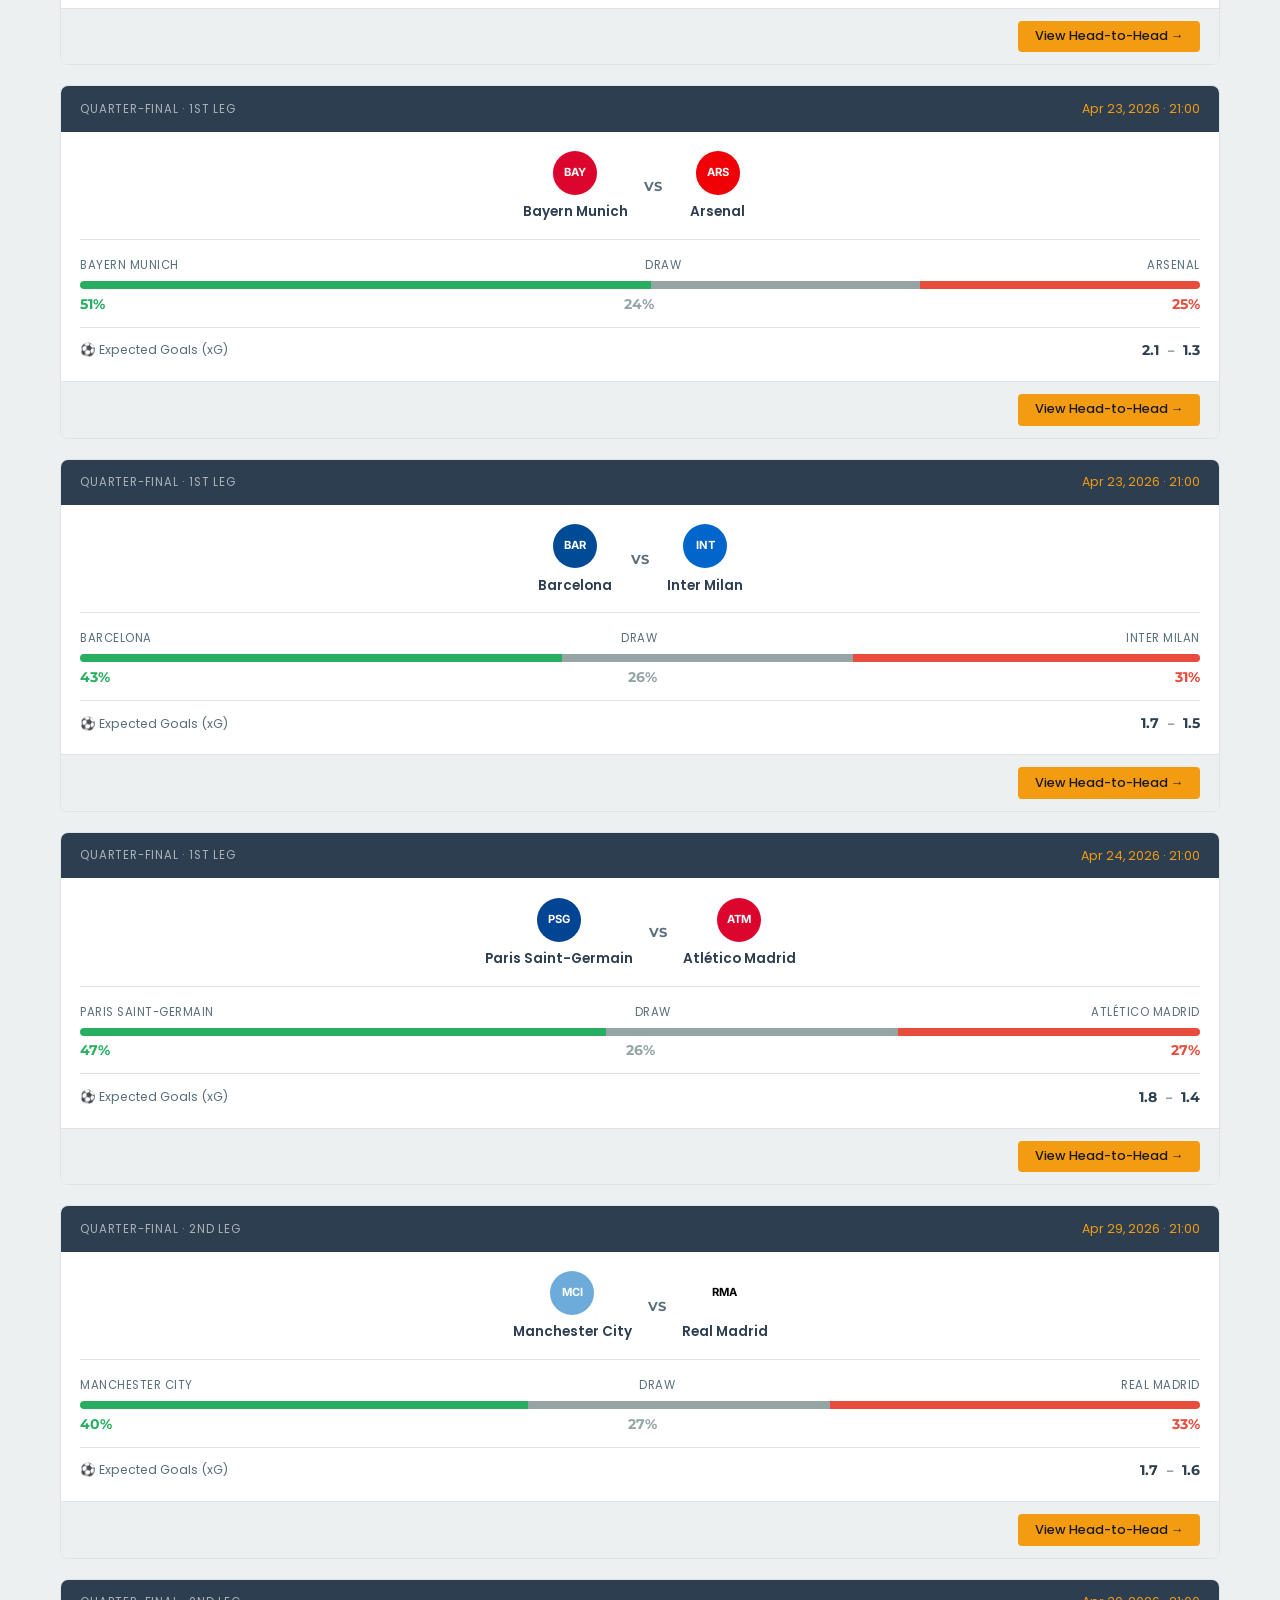
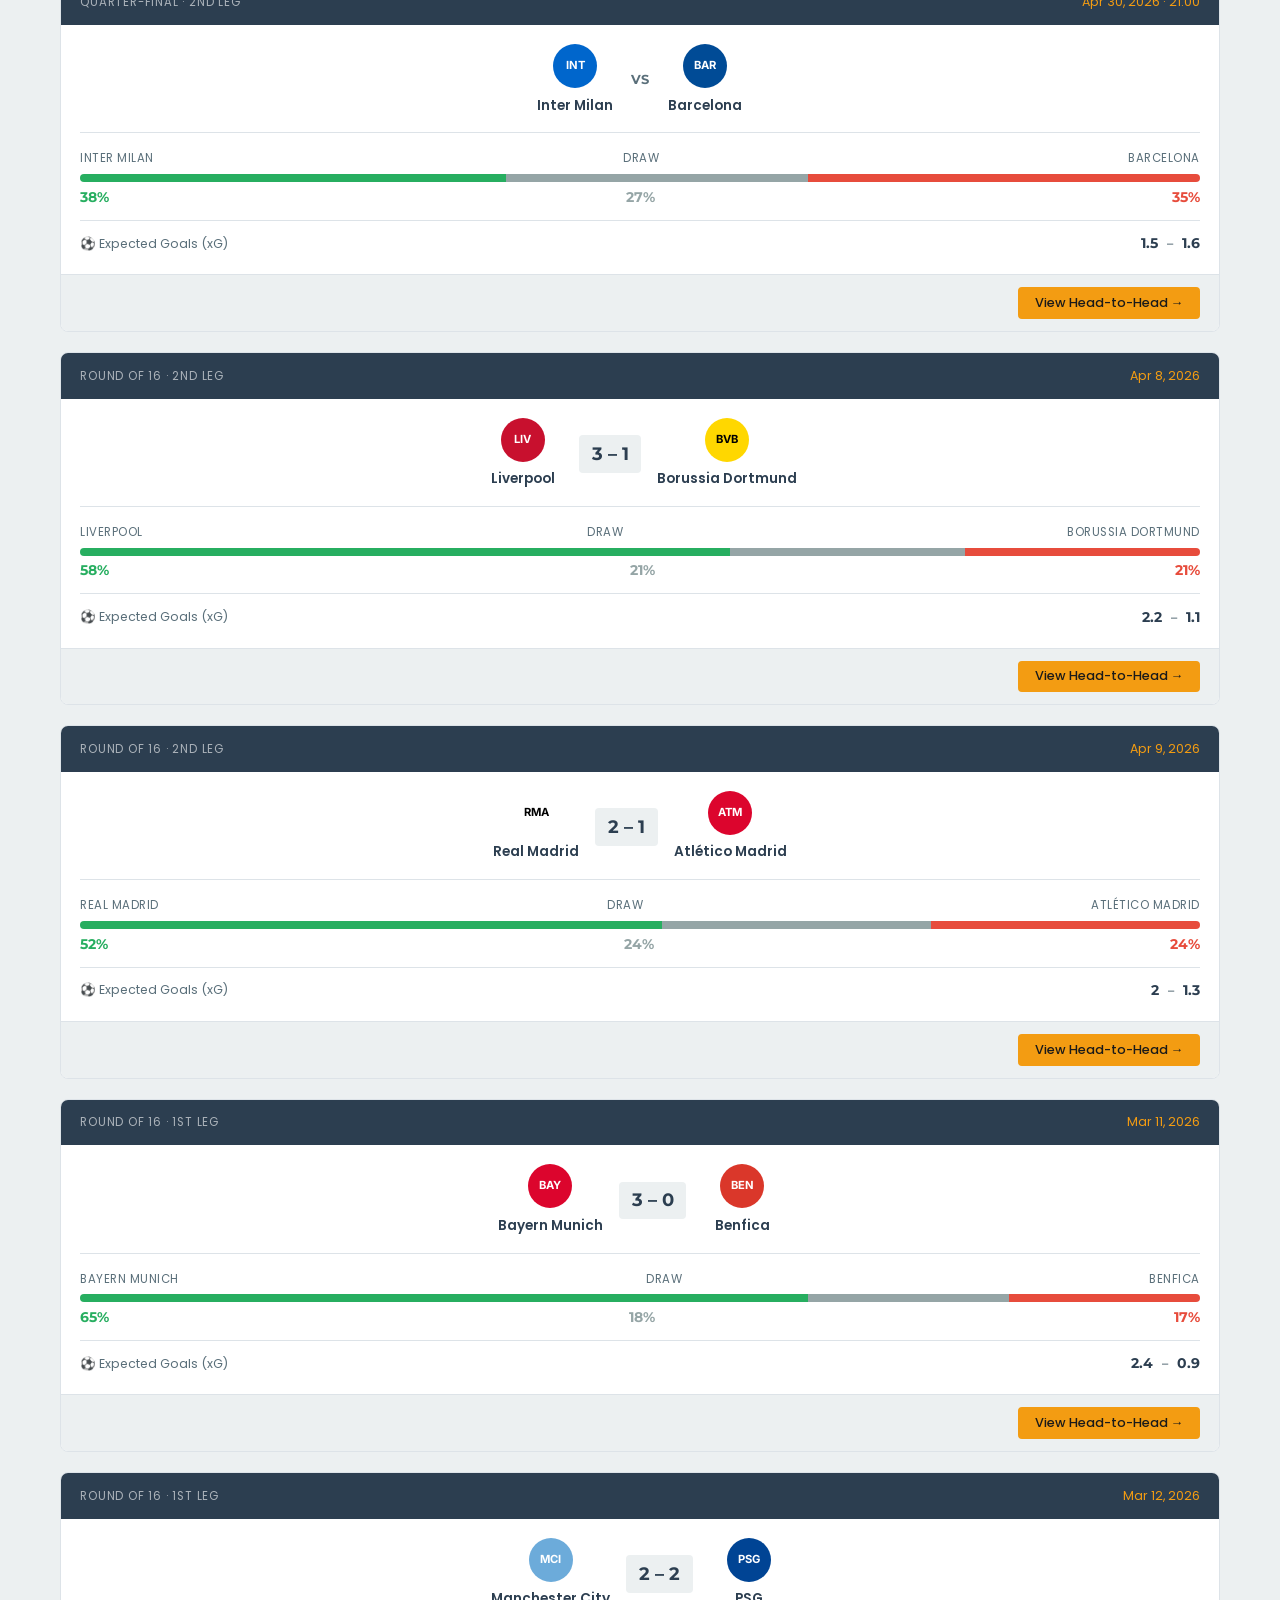
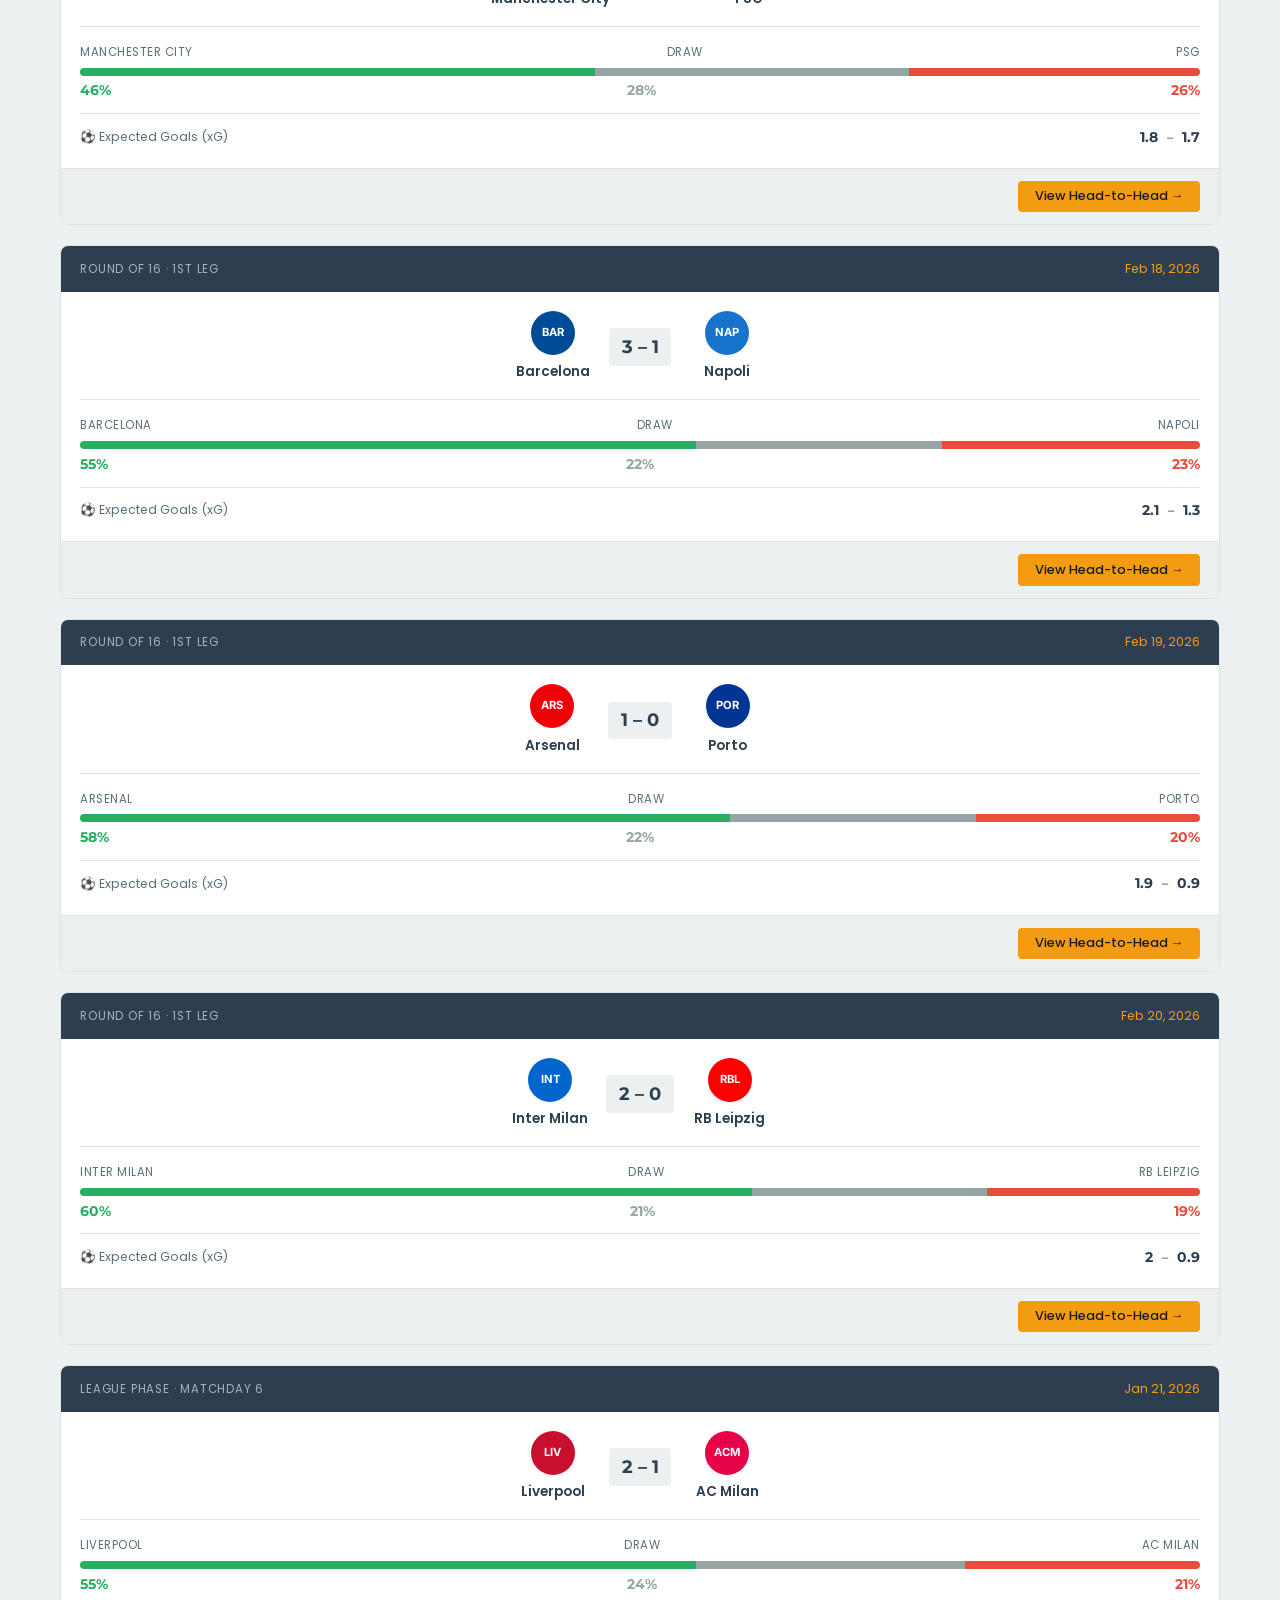
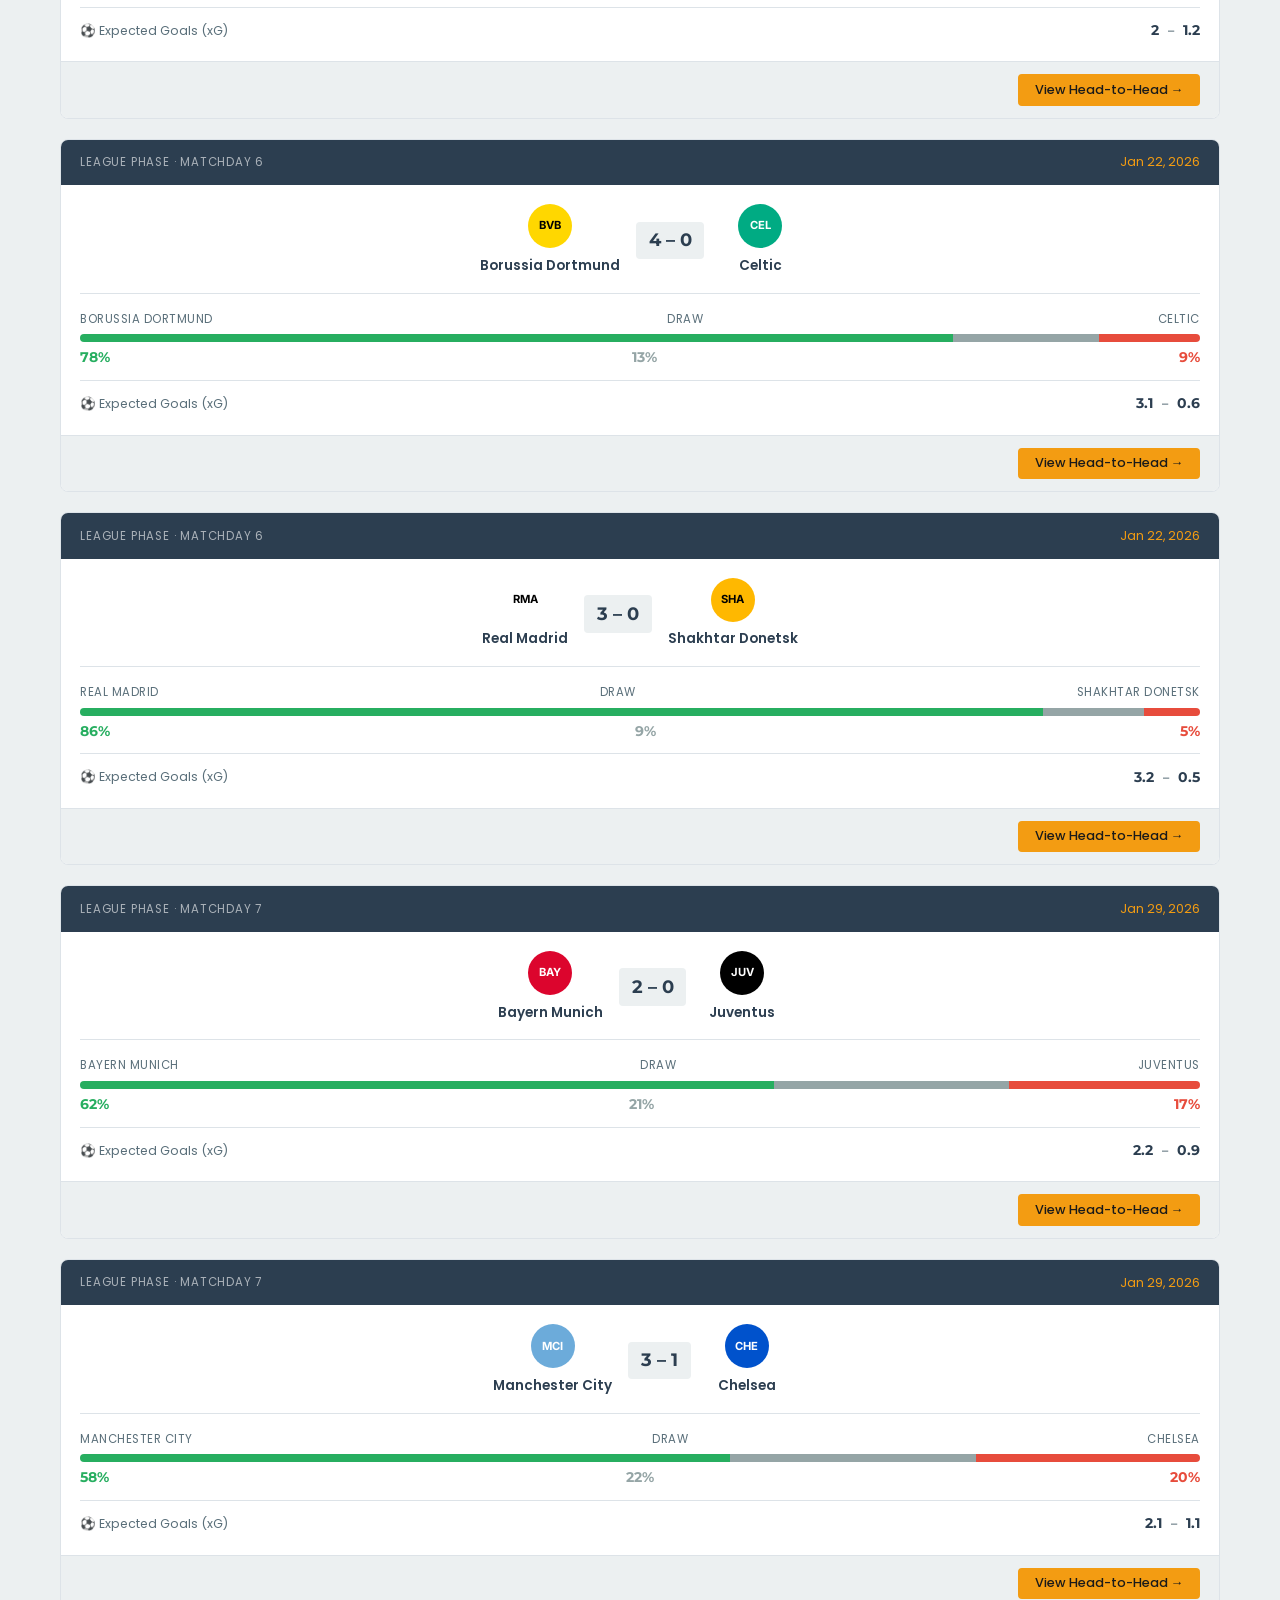
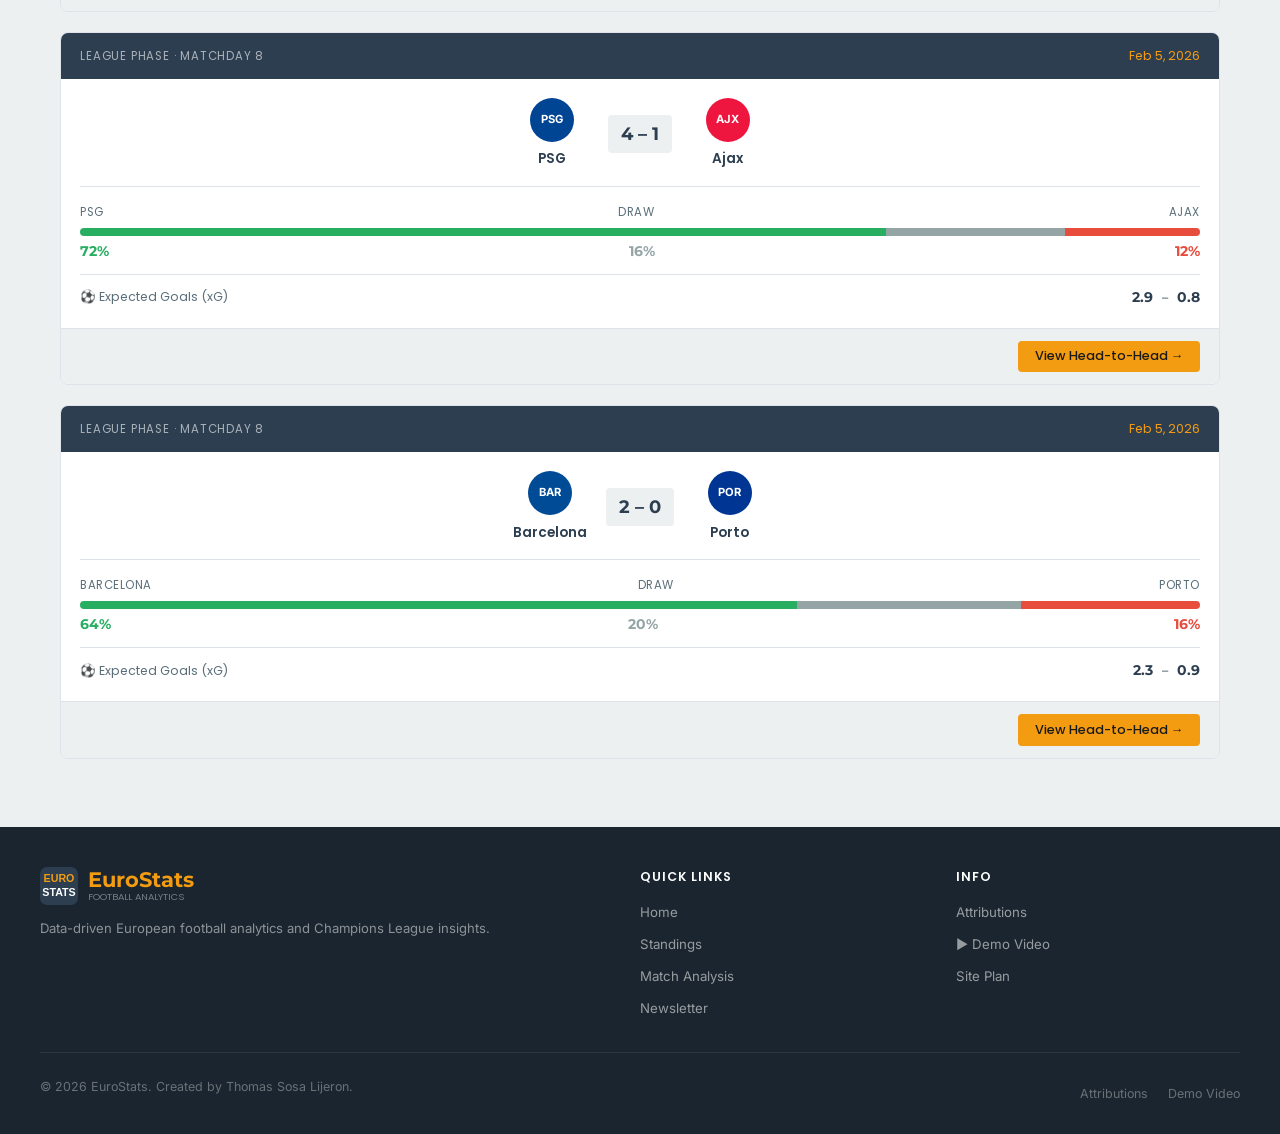
<file: finalproject/analysis.html>
<!DOCTYPE html>
<html lang="en">

<head>
    <meta charset="UTF-8">
    <meta name="viewport" content="width=device-width, initial-scale=1.0">
    <meta name="description"
        content="In-depth UEFA Champions League match analysis. Win probabilities, head-to-head records, expected goals (xG), and data-driven forecasts for every fixture.">
    <meta name="author" content="Thomas Sosa Lijeron">
    <meta name="keywords"
        content="match analysis, win probability, expected goals, xG, head to head, Champions League predictions">
    <meta property="og:type" content="website">
    <meta property="og:title" content="Match Analysis &amp; Insights – EuroStats">
    <meta property="og:description"
        content="Data-driven Champions League match predictions, win probabilities, and head-to-head stats for every fixture.">
    <meta property="og:url" content="https://sosath.github.io/wdd231/finalproject/analysis.html">
    <meta property="og:image" content="https://sosath.github.io/wdd231/finalproject/og-image.svg">
    <meta name="twitter:card" content="summary">
    <meta name="twitter:title" content="Match Analysis – EuroStats">
    <meta name="twitter:description" content="Win probabilities, xG, and head-to-head analytics for UCL matches.">

    <title>Match Analysis &amp; Insights – EuroStats</title>

    <link rel="icon" href="favicon.svg" type="image/svg+xml">
    <link rel="preconnect" href="https://fonts.googleapis.com">
    <link rel="preconnect" href="https://fonts.gstatic.com" crossorigin>
    <link rel="stylesheet" href="styles/normalize.css">
    <link rel="stylesheet" href="styles/main.css">
    <link
        href="https://fonts.googleapis.com/css2?family=Montserrat:wght@600;700&family=Poppins:wght@400;500&family=Inter:wght@300;400;600&display=swap"
        rel="stylesheet">
</head>

<body>

    <header class="site-header">
        <div class="header-container">
            <a href="index.html" class="logo" aria-label="EuroStats Home">
                <img src="favicon.svg" alt="" width="38" height="38" loading="lazy" aria-hidden="true">
                <div class="logo-text">
                    <span class="logo-name">EuroStats</span>
                    <span class="logo-tagline">Football Analytics</span>
                </div>
            </a>

            <button class="hamburger" id="hamburger" aria-label="Toggle navigation menu" aria-expanded="false"
                aria-controls="main-nav">
                <span class="bar"></span>
                <span class="bar"></span>
                <span class="bar"></span>
            </button>

            <nav id="main-nav" class="main-nav" aria-label="Main navigation">
                <ul>
                    <li><a href="index.html">Home</a></li>
                    <li><a href="stats.html">Standings</a></li>
                    <li><a href="analysis.html" aria-current="page">Analysis</a></li>
                </ul>
            </nav>
        </div>
    </header>

    <main>
        <div class="page-hero">
            <div class="page-hero-inner">
                <nav aria-label="Breadcrumb" class="breadcrumb">
                    <a href="index.html">Home</a>
                    <span aria-hidden="true">›</span>
                    <span aria-current="page">Match Analysis</span>
                </nav>
                <h1>Match <span>Analysis</span> &amp; Insights</h1>
                <p>Data-driven forecasts — win probabilities, expected goals, and head-to-head records for every UCL
                    fixture.</p>
            </div>
        </div>

        <section class="section section-alt" aria-labelledby="highlight-h2">
            <div class="container">
                <div class="section-header">
                    <h2 id="highlight-h2">Next Big Fixture</h2>
                </div>
                <div id="highlight-container" class="highlight-container">
                </div>
            </div>
        </section>

        <section class="section" aria-labelledby="method-h2">
            <div class="container">
                <div class="section-header">
                    <h2 id="method-h2">How Our Analysis Works</h2>
                </div>
                <div class="analysis-methods">
                    <div class="method-card">
                        <div class="method-icon">📈</div>
                        <h3 class="method-title">Win Probability</h3>
                        <p class="method-desc">Derived from attack/defense ratings, home advantage, and historical
                            performance.</p>
                    </div>
                    <div class="method-card">
                        <div class="method-icon">⚽</div>
                        <h3 class="method-title">Expected Goals (xG)</h3>
                        <p class="method-desc">Statistical prediction of how many goals each team is expected to score
                            based on shot quality.</p>
                    </div>
                    <div class="method-card">
                        <div class="method-icon">🔄</div>
                        <h3 class="method-title">Head-to-Head</h3>
                        <p class="method-desc">Complete historical record between two clubs including recent meetings
                            and goal tallies.</p>
                    </div>
                    <div class="method-card">
                        <div class="method-icon">🛡️</div>
                        <h3 class="method-title">Team Ratings</h3>
                        <p class="method-desc">Attack and defense strength scores (1–10) based on season performance
                            metrics.</p>
                    </div>
                </div>
            </div>
        </section>

        <section class="section section-alt" aria-labelledby="all-matches-h2">
            <div class="container">
                <div class="section-header">
                    <h2 id="all-matches-h2">All Fixtures</h2>
                </div>

                <!-- Filter Buttons -->
                <div class="filter-bar" role="group" aria-label="Filter matches">
                    <span class="filter-label">Show:</span>
                    <button class="filter-btn active analysis-filter-btn" data-filter="all"
                        aria-pressed="true">All</button>
                    <button class="filter-btn analysis-filter-btn" data-filter="upcoming"
                        aria-pressed="false">Upcoming</button>
                    <button class="filter-btn analysis-filter-btn" data-filter="finished"
                        aria-pressed="false">Results</button>
                    <button class="filter-btn analysis-filter-btn" data-filter="high" aria-pressed="false">Key
                        Matches</button>
                </div>

                <div id="analysis-container">
                </div>
            </div>
        </section>
    </main>

    <footer class="site-footer">
        <div class="footer-grid">
            <div class="footer-brand">
                <a href="index.html" class="logo" aria-label="EuroStats Home">
                    <img src="favicon.svg" alt="" width="32" height="32" aria-hidden="true">
                    <div class="logo-text">
                        <span class="logo-name">EuroStats</span>
                        <span class="logo-tagline">Football Analytics</span>
                    </div>
                </a>
                <p class="footer-desc">Data-driven European football analytics and Champions League insights.</p>
            </div>

            <nav aria-label="Quick links">
                <p class="footer-heading">Quick Links</p>
                <ul class="footer-links">
                    <li><a href="index.html">Home</a></li>
                    <li><a href="stats.html">Standings</a></li>
                    <li><a href="analysis.html">Match Analysis</a></li>
                    <li><a href="form.html">Newsletter</a></li>
                </ul>
            </nav>

            <nav aria-label="Legal and extras">
                <p class="footer-heading">Info</p>
                <ul class="footer-links">
                    <li><a href="attributions.html">Attributions</a></li>
                    <li><a href="https://www.loom.com/share/7c711ef0878c4bce84115ff1fe81d9f3" target="_blank"
                            rel="noopener noreferrer">▶ Demo Video</a></li>
                    <li><a href="site-plan.html">Site Plan</a></li>
                </ul>
            </nav>
        </div>

        <div class="footer-bottom">
            <p>&copy; 2026 EuroStats. Created by Thomas Sosa Lijeron.</p>
            <div class="footer-bottom-links">
                <a href="attributions.html">Attributions</a>
                <a href="https://www.loom.com/share/7c711ef0878c4bce84115ff1fe81d9f3" target="_blank"
                    rel="noopener noreferrer">Demo
                    Video</a>
            </div>
        </div>
    </footer>

    <div class="modal-overlay" id="modal-overlay" role="dialog" aria-modal="true" aria-labelledby="modal-title"
        aria-hidden="true">
        <div class="modal-container">
            <div class="modal-header">
                <h2 class="modal-title" id="modal-title"></h2>
                <button class="modal-close" id="modal-close" aria-label="Close dialog">&times;</button>
            </div>
            <div class="modal-body" id="modal-body"></div>
        </div>
    </div>

    <script type="module" src="scripts/analysis.js"></script>
</body>

</html>
</file>
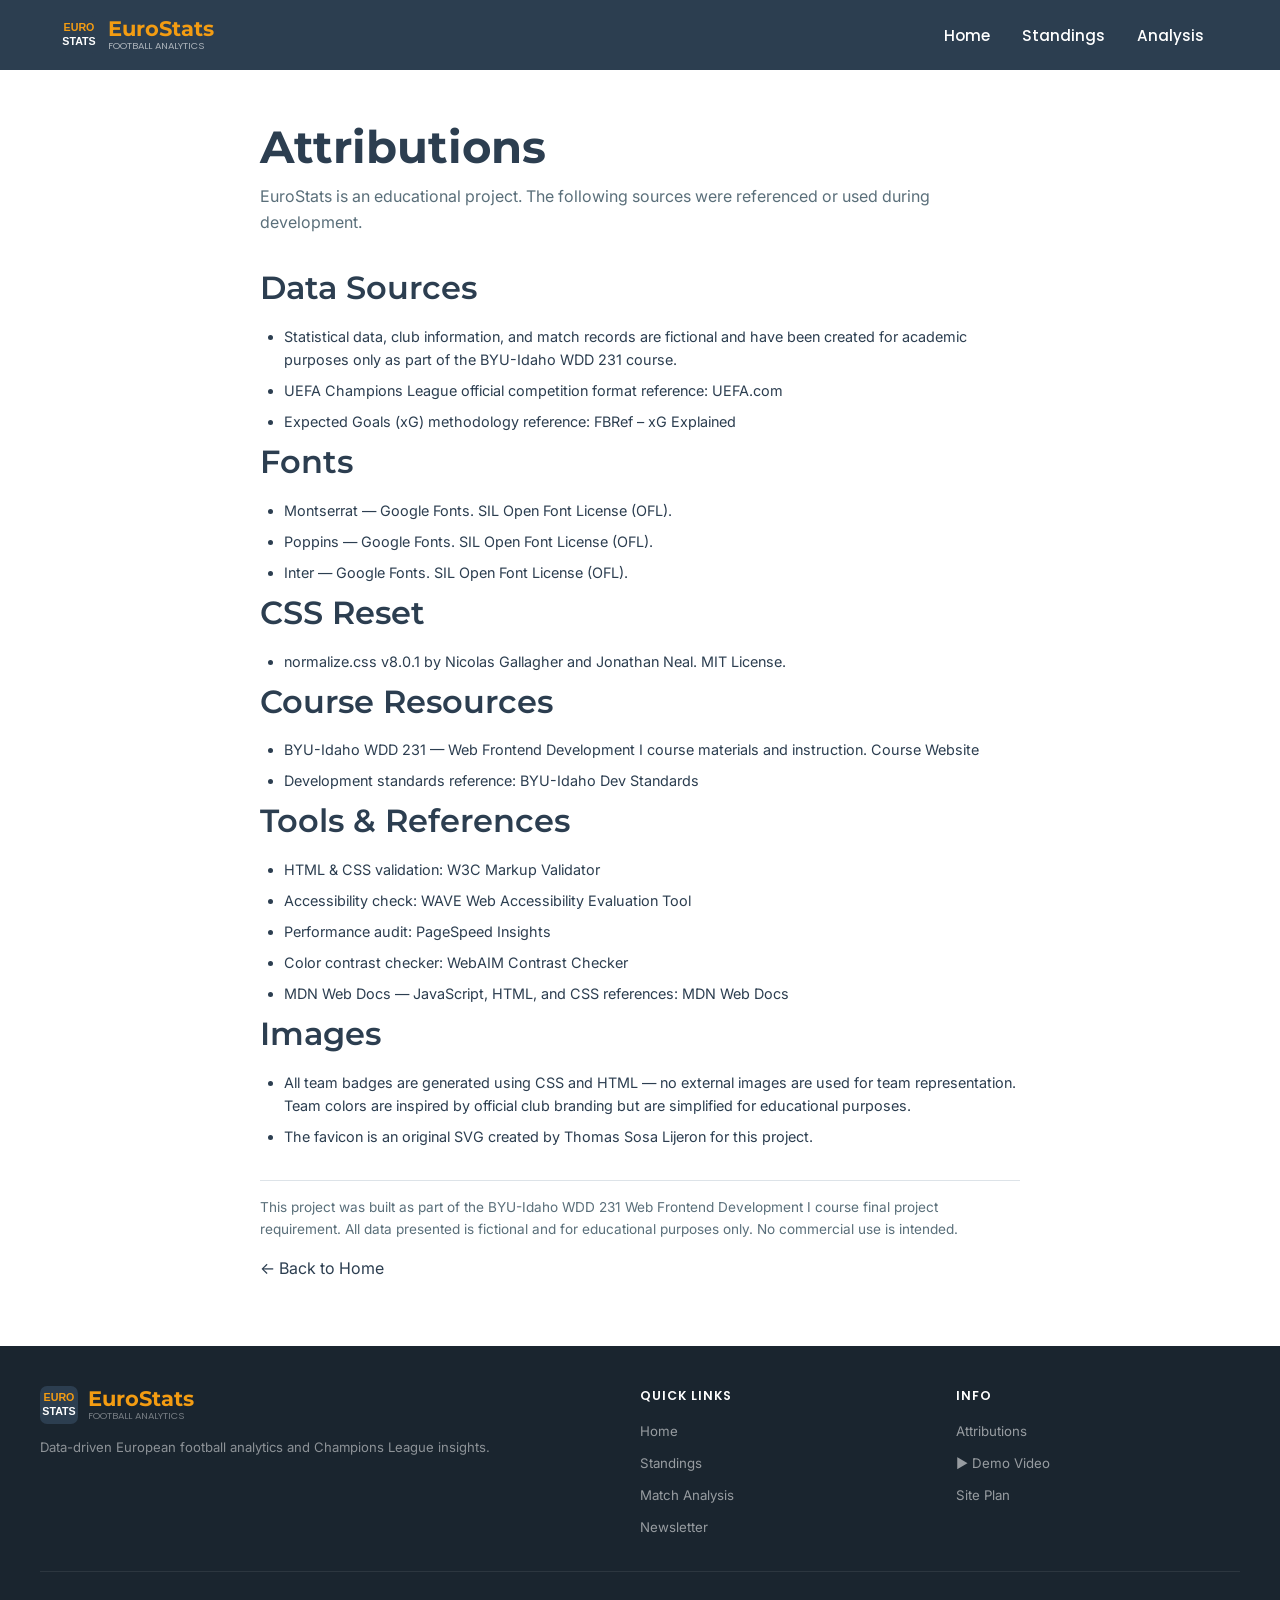
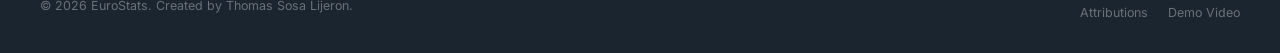
<file: finalproject/attributions.html>
<!DOCTYPE html>
<html lang="en">

<head>
    <meta charset="UTF-8">
    <meta name="viewport" content="width=device-width, initial-scale=1.0">
    <meta name="description"
        content="Attributions and acknowledgments for data, images, and content used on EuroStats.">
    <meta name="author" content="Thomas Sosa Lijeron">
    <title>Attributions – EuroStats</title>

    <link rel="icon" href="favicon.svg" type="image/svg+xml">
    <link rel="preconnect" href="https://fonts.googleapis.com">
    <link rel="preconnect" href="https://fonts.gstatic.com" crossorigin>
    <link rel="stylesheet" href="styles/normalize.css">
    <link rel="stylesheet" href="styles/main.css">
    <link
        href="https://fonts.googleapis.com/css2?family=Montserrat:wght@600;700&family=Poppins:wght@400;500&family=Inter:wght@300;400;600&display=swap"
        rel="stylesheet">
</head>

<body>

    <header class="site-header">
        <div class="header-container">
            <a href="index.html" class="logo" aria-label="EuroStats Home">
                <img src="favicon.svg" alt="" width="38" height="38" loading="lazy" aria-hidden="true">
                <div class="logo-text">
                    <span class="logo-name">EuroStats</span>
                    <span class="logo-tagline">Football Analytics</span>
                </div>
            </a>

            <button class="hamburger" id="hamburger" aria-label="Toggle navigation menu" aria-expanded="false"
                aria-controls="main-nav">
                <span class="bar"></span>
                <span class="bar"></span>
                <span class="bar"></span>
            </button>

            <nav id="main-nav" class="main-nav" aria-label="Main navigation">
                <ul>
                    <li><a href="index.html">Home</a></li>
                    <li><a href="stats.html">Standings</a></li>
                    <li><a href="analysis.html">Analysis</a></li>
                </ul>
            </nav>
        </div>
    </header>

    <main>
        <div class="attr-section">
            <h1 class="attr-title">Attributions</h1>
            <p class="attr-intro">
                EuroStats is an educational project. The following sources were referenced or used during development.
            </p>

            <h2>Data Sources</h2>
            <ul class="attr-list">
                <li>
                    Statistical data, club information, and match records are fictional and have been created for
                    academic purposes only as part of the BYU-Idaho WDD 231 course.
                </li>
                <li>
                    UEFA Champions League official competition format reference:
                    <a href="https://www.uefa.com/uefachampionsleague/" target="_blank"
                        rel="noopener noreferrer">UEFA.com</a>
                </li>
                <li>
                    Expected Goals (xG) methodology reference:
                    <a href="https://fbref.com/en/expected-goals-model-explained/" target="_blank"
                        rel="noopener noreferrer">FBRef – xG Explained</a>
                </li>
            </ul>

            <h2>Fonts</h2>
            <ul class="attr-list">
                <li>
                    <a href="https://fonts.google.com/specimen/Montserrat" target="_blank"
                        rel="noopener noreferrer">Montserrat</a> — Google Fonts. SIL Open Font License (OFL).
                </li>
                <li>
                    <a href="https://fonts.google.com/specimen/Poppins" target="_blank"
                        rel="noopener noreferrer">Poppins</a> — Google Fonts. SIL Open Font License (OFL).
                </li>
                <li>
                    <a href="https://fonts.google.com/specimen/Inter" target="_blank"
                        rel="noopener noreferrer">Inter</a> — Google Fonts. SIL Open Font License (OFL).
                </li>
            </ul>

            <h2>CSS Reset</h2>
            <ul class="attr-list">
                <li>
                    <a href="https://necolas.github.io/normalize.css/" target="_blank"
                        rel="noopener noreferrer">normalize.css v8.0.1</a> by Nicolas Gallagher and Jonathan Neal. MIT
                    License.
                </li>
            </ul>

            <h2>Course Resources</h2>
            <ul class="attr-list">
                <li>
                    BYU-Idaho WDD 231 — Web Frontend Development I course materials and instruction.
                    <a href="https://byui-cse.github.io/wdd231-ww-course/" target="_blank"
                        rel="noopener noreferrer">Course Website</a>
                </li>
                <li>
                    Development standards reference:
                    <a href="https://byui-cse.github.io/cse-ww-program/student/dev-standards.html" target="_blank"
                        rel="noopener noreferrer">BYU-Idaho Dev Standards</a>
                </li>
            </ul>

            <h2>Tools &amp; References</h2>
            <ul class="attr-list">
                <li>
                    HTML &amp; CSS validation: <a href="https://validator.w3.org/" target="_blank"
                        rel="noopener noreferrer">W3C Markup Validator</a>
                </li>
                <li>
                    Accessibility check: <a href="https://wave.webaim.org/" target="_blank"
                        rel="noopener noreferrer">WAVE Web Accessibility Evaluation Tool</a>
                </li>
                <li>
                    Performance audit: <a href="https://pagespeed.web.dev/" target="_blank"
                        rel="noopener noreferrer">PageSpeed Insights</a>
                </li>
                <li>
                    Color contrast checker: <a href="https://webaim.org/resources/contrastchecker/" target="_blank"
                        rel="noopener noreferrer">WebAIM Contrast Checker</a>
                </li>
                <li>
                    MDN Web Docs — JavaScript, HTML, and CSS references:
                    <a href="https://developer.mozilla.org/" target="_blank" rel="noopener noreferrer">MDN Web Docs</a>
                </li>
            </ul>

            <h2>Images</h2>
            <ul class="attr-list">
                <li>
                    All team badges are generated using CSS and HTML — no external images are used for team
                    representation. Team colors are inspired by official club branding but are simplified for
                    educational purposes.
                </li>
                <li>
                    The favicon is an original SVG created by Thomas Sosa Lijeron for this project.
                </li>
            </ul>

            <p class="attr-footer">
                This project was built as part of the BYU-Idaho WDD 231 Web Frontend Development I course final project
                requirement. All data presented is fictional and for educational purposes only. No commercial use is
                intended.
            </p>

            <p class="attr-back-link">
                <a href="index.html">← Back to Home</a>
            </p>
        </div>
    </main>

    <footer class="site-footer">
        <div class="footer-grid">
            <div class="footer-brand">
                <a href="index.html" class="logo" aria-label="EuroStats Home">
                    <img src="favicon.svg" alt="" width="32" height="32" aria-hidden="true">
                    <div class="logo-text">
                        <span class="logo-name">EuroStats</span>
                        <span class="logo-tagline">Football Analytics</span>
                    </div>
                </a>
                <p class="footer-desc">Data-driven European football analytics and Champions League insights.</p>
            </div>

            <nav aria-label="Quick links">
                <p class="footer-heading">Quick Links</p>
                <ul class="footer-links">
                    <li><a href="index.html">Home</a></li>
                    <li><a href="stats.html">Standings</a></li>
                    <li><a href="analysis.html">Match Analysis</a></li>
                    <li><a href="form.html">Newsletter</a></li>
                </ul>
            </nav>

            <nav aria-label="Info links">
                <p class="footer-heading">Info</p>
                <ul class="footer-links">
                    <li><a href="attributions.html">Attributions</a></li>
                    <li><a href="https://www.loom.com/share/7c711ef0878c4bce84115ff1fe81d9f3" target="_blank"
                            rel="noopener noreferrer">▶ Demo Video</a></li>
                    <li><a href="site-plan.html">Site Plan</a></li>
                </ul>
            </nav>
        </div>

        <div class="footer-bottom">
            <p>&copy; 2026 EuroStats. Created by Thomas Sosa Lijeron.</p>
            <div class="footer-bottom-links">
                <a href="attributions.html">Attributions</a>
                <a href="https://www.loom.com/share/7c711ef0878c4bce84115ff1fe81d9f3" target="_blank"
                    rel="noopener noreferrer">Demo
                    Video</a>
            </div>
        </div>
    </footer>

    <script>
        const hamburger = document.getElementById('hamburger');
        const mainNav = document.getElementById('main-nav');
        if (hamburger && mainNav) {
            hamburger.addEventListener('click', () => {
                const isOpen = mainNav.classList.toggle('open');
                hamburger.classList.toggle('active', isOpen);
                hamburger.setAttribute('aria-expanded', String(isOpen));
            });
        }
    </script>
</body>

</html>
</file>
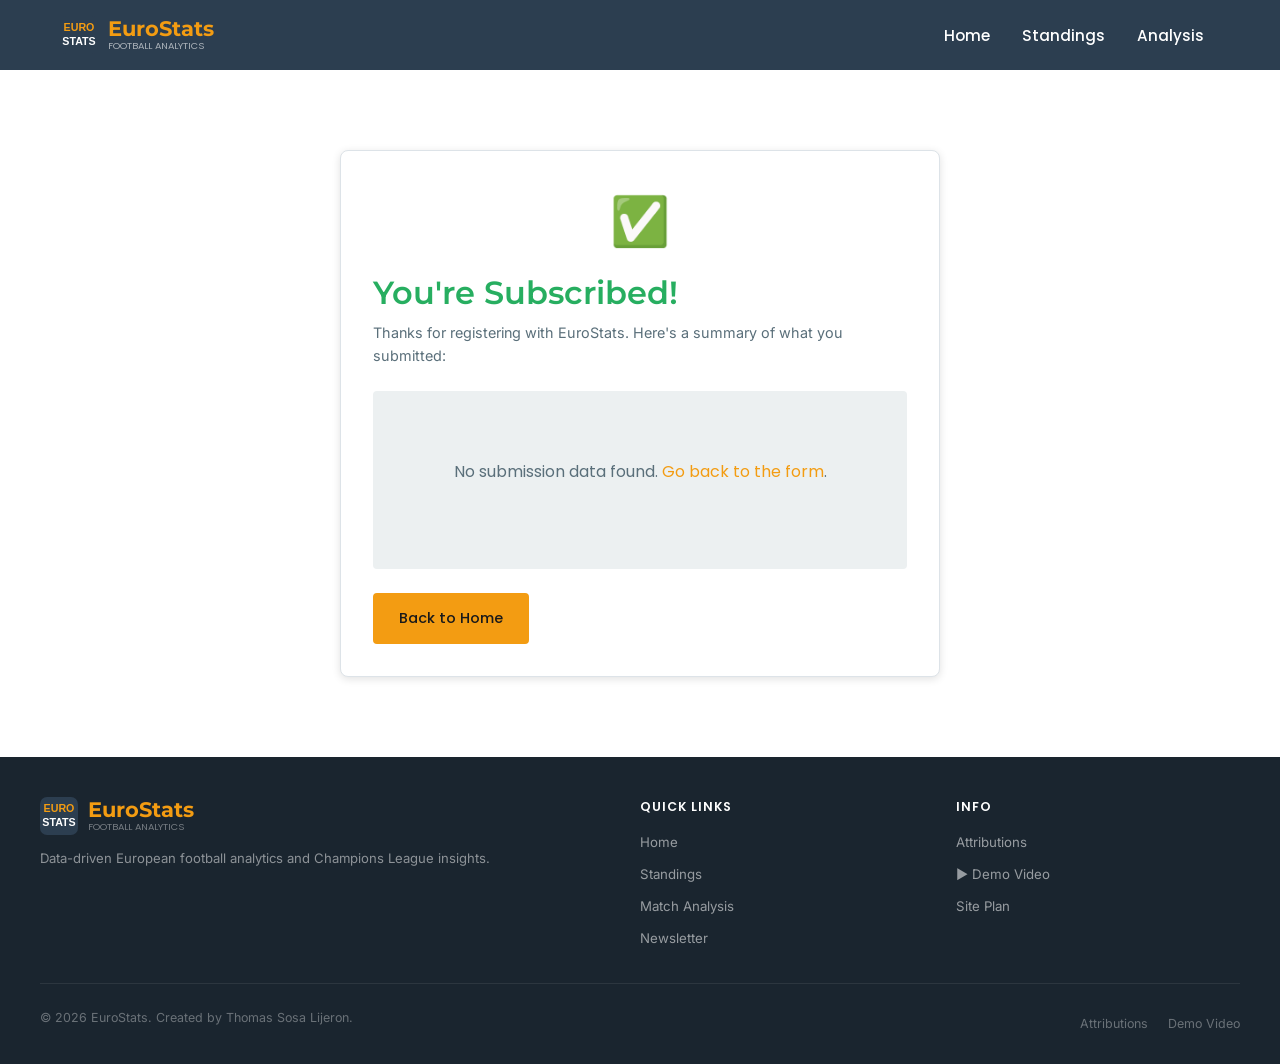
<file: finalproject/form-action.html>
<!DOCTYPE html>
<html lang="en">

<head>
    <meta charset="UTF-8">
    <meta name="viewport" content="width=device-width, initial-scale=1.0">
    <meta name="description" content="EuroStats newsletter subscription confirmation. Review your submitted details.">
    <meta name="author" content="Thomas Sosa Lijeron">
    <title>Subscription Confirmed – EuroStats</title>

    <link rel="icon" href="favicon.svg" type="image/svg+xml">
    <link rel="preconnect" href="https://fonts.googleapis.com">
    <link rel="preconnect" href="https://fonts.gstatic.com" crossorigin>
    <link rel="stylesheet" href="styles/normalize.css">
    <link rel="stylesheet" href="styles/main.css">
    <link
        href="https://fonts.googleapis.com/css2?family=Montserrat:wght@600;700&family=Poppins:wght@400;500&family=Inter:wght@300;400;600&display=swap"
        rel="stylesheet">
</head>

<body>

    <header class="site-header">
        <div class="header-container">
            <a href="index.html" class="logo" aria-label="EuroStats Home">
                <img src="favicon.svg" alt="" width="38" height="38" loading="lazy" aria-hidden="true">
                <div class="logo-text">
                    <span class="logo-name">EuroStats</span>
                    <span class="logo-tagline">Football Analytics</span>
                </div>
            </a>

            <button class="hamburger" id="hamburger" aria-label="Toggle navigation menu" aria-expanded="false"
                aria-controls="main-nav">
                <span class="bar"></span>
                <span class="bar"></span>
                <span class="bar"></span>
            </button>

            <nav id="main-nav" class="main-nav" aria-label="Main navigation">
                <ul>
                    <li><a href="index.html">Home</a></li>
                    <li><a href="stats.html">Standings</a></li>
                    <li><a href="analysis.html">Analysis</a></li>
                </ul>
            </nav>
        </div>
    </header>

    <main>
        <div class="container container-padded">
            <div class="action-card">
                <div class="action-success-icon" aria-hidden="true">✅</div>
                <h2>You're Subscribed!</h2>
                <p class="action-success-message">
                    Thanks for registering with EuroStats. Here's a summary of what you submitted:
                </p>

                <div class="submitted-data" id="submitted-data" aria-label="Submitted form data">
                    <p class="no-results">No submission data found. <a href="form.html">Go back to the form</a>.</p>
                </div>

                <div class="action-button-group">
                    <a href="index.html" class="btn btn-primary">Back to Home</a>
                    <a href="form.html" class="btn btn-outline">Edit Registration</a>
                </div>
            </div>
        </div>
    </main>

    <!-- ═══════════════════════ FOOTER ═══════════════════════ -->
    <footer class="site-footer">
        <div class="footer-grid">
            <div class="footer-brand">
                <a href="index.html" class="logo" aria-label="EuroStats Home">
                    <img src="favicon.svg" alt="" width="32" height="32" aria-hidden="true">
                    <div class="logo-text">
                        <span class="logo-name">EuroStats</span>
                        <span class="logo-tagline">Football Analytics</span>
                    </div>
                </a>
                <p class="footer-desc">Data-driven European football analytics and Champions League insights.</p>
            </div>

            <nav aria-label="Quick links">
                <p class="footer-heading">Quick Links</p>
                <ul class="footer-links">
                    <li><a href="index.html">Home</a></li>
                    <li><a href="stats.html">Standings</a></li>
                    <li><a href="analysis.html">Match Analysis</a></li>
                    <li><a href="form.html">Newsletter</a></li>
                </ul>
            </nav>

            <nav aria-label="Info links">
                <p class="footer-heading">Info</p>
                <ul class="footer-links">
                    <li><a href="attributions.html">Attributions</a></li>
                    <li><a href="https://www.loom.com/share/7c711ef0878c4bce84115ff1fe81d9f3" target="_blank"
                            rel="noopener noreferrer">▶ Demo Video</a></li>
                    <li><a href="site-plan.html">Site Plan</a></li>
                </ul>
            </nav>
        </div>

        <div class="footer-bottom">
            <p>&copy; 2026 EuroStats. Created by Thomas Sosa Lijeron.</p>
            <div class="footer-bottom-links">
                <a href="attributions.html">Attributions</a>
                <a href="https://www.loom.com/share/7c711ef0878c4bce84115ff1fe81d9f3" target="_blank"
                    rel="noopener noreferrer">Demo
                    Video</a>
            </div>
        </div>
    </footer>

    <script>
        const hamburger = document.getElementById('hamburger');
        const mainNav = document.getElementById('main-nav');
        if (hamburger && mainNav) {
            hamburger.addEventListener('click', () => {
                const isOpen = mainNav.classList.toggle('open');
                hamburger.classList.toggle('active', isOpen);
                hamburger.setAttribute('aria-expanded', String(isOpen));
            });
        }

        const params = new URLSearchParams(window.location.search);
        const container = document.getElementById('submitted-data');

        if (params.toString() !== '') {
            const labelMap = {
                fname: 'First Name',
                lname: 'Last Name',
                email: 'Email Address',
                team: 'Favorite Team',
                competition: 'Preferred Competition',
                notif_preview: 'Match Previews',
                notif_results: 'Match Results',
                notif_stats: 'Statistics Digest',
                notif_transfer: 'Transfer News',
                message: 'Message'
            };

            const notifications = [];
            if (params.get('notif_preview') === 'yes') notifications.push('Match Previews');
            if (params.get('notif_results') === 'yes') notifications.push('Match Results');
            if (params.get('notif_stats') === 'yes') notifications.push('Statistics Digest');
            if (params.get('notif_transfer') === 'yes') notifications.push('Transfer News');

            const displayFields = [
                { key: 'fname', label: 'First Name' },
                { key: 'lname', label: 'Last Name' },
                { key: 'email', label: 'Email Address' },
                { key: 'team', label: 'Favorite Team' },
                { key: 'competition', label: 'Preferred Competition' }
            ];

            const rows = displayFields
                .filter(f => params.get(f.key))
                .map(f => `
          <div class="data-row">
            <span class="data-key">${f.label}</span>
            <span class="data-val">${params.get(f.key)}</span>
          </div>`)
                .join('');

            const notifRow = notifications.length > 0
                ? `<div class="data-row">
            <span class="data-key">Notifications</span>
            <span class="data-val">${notifications.join(', ')}</span>
           </div>`
                : '';

            const messageVal = params.get('message');
            const messageRow = messageVal
                ? `<div class="data-row">
            <span class="data-key">Message</span>
            <span class="data-val">${messageVal}</span>
           </div>`
                : '';

            container.innerHTML = rows + notifRow + messageRow;
        }
    </script>

</body>

</html>
</file>
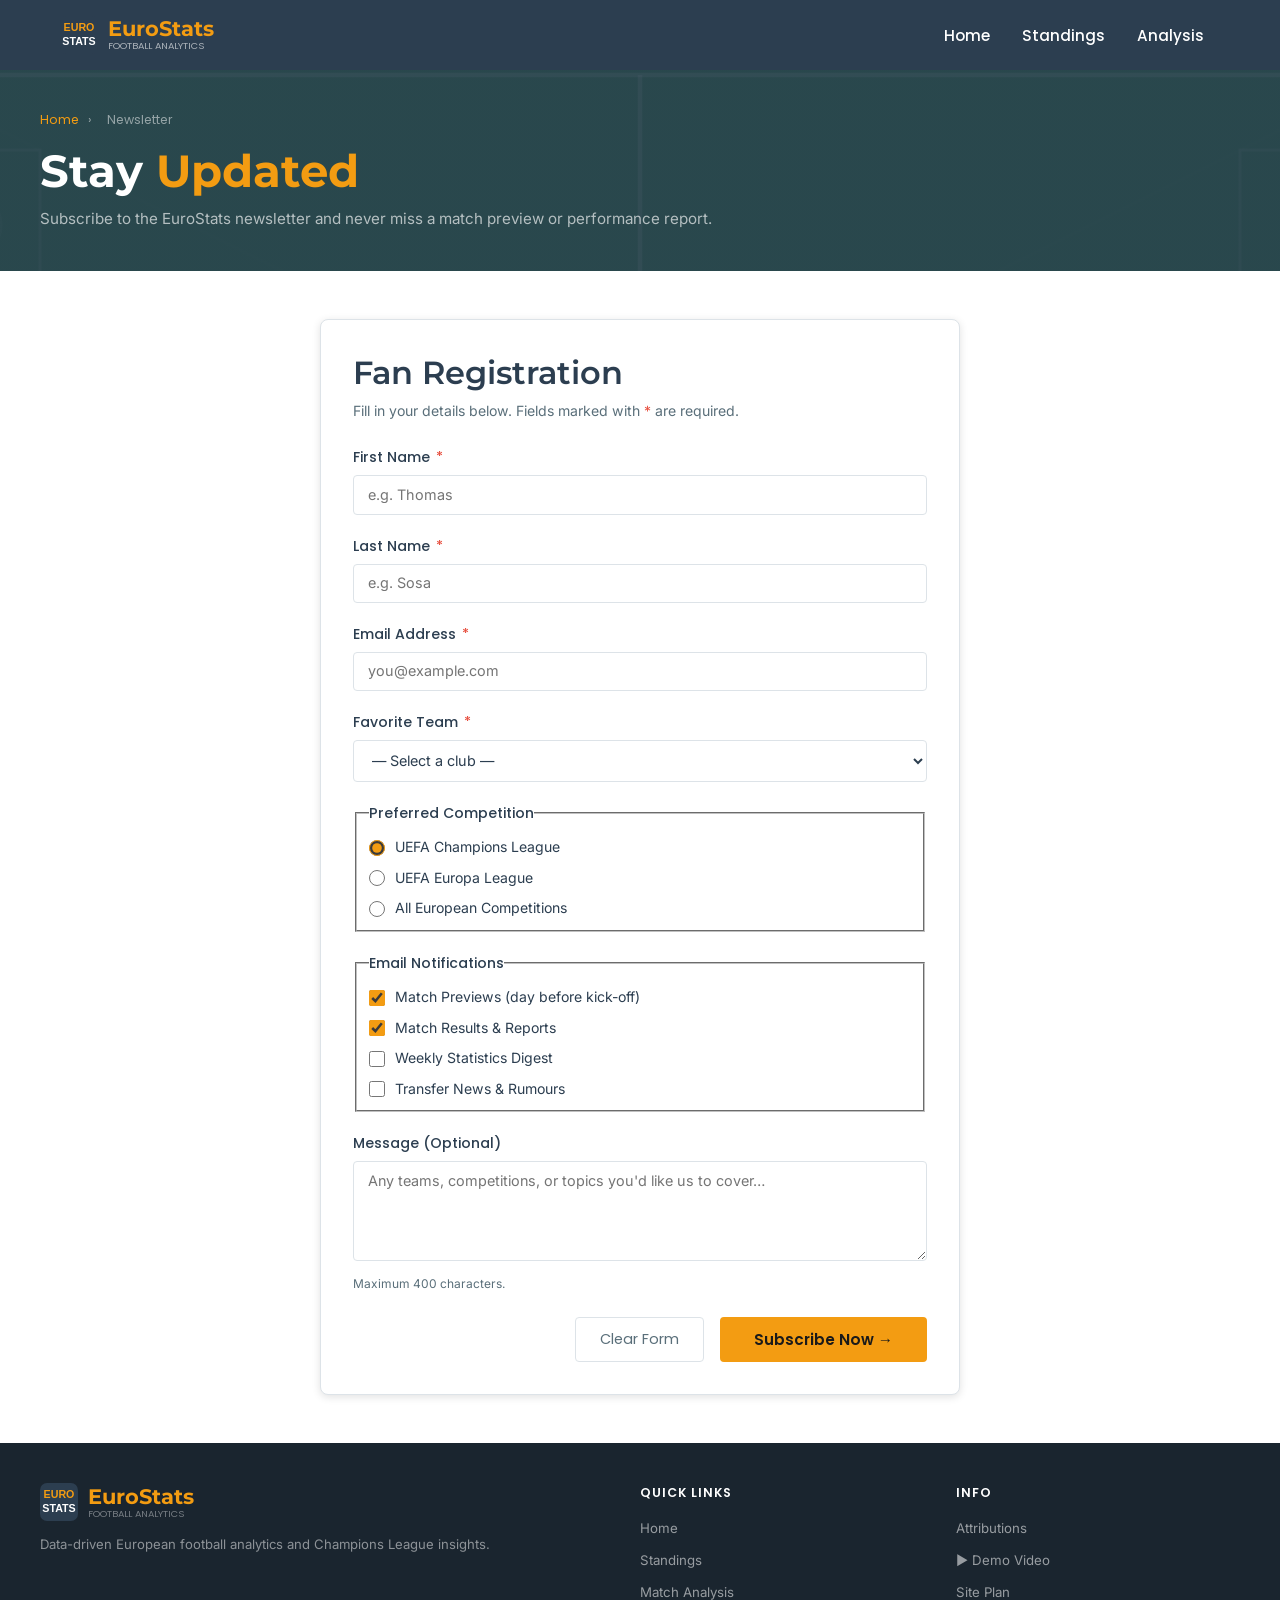
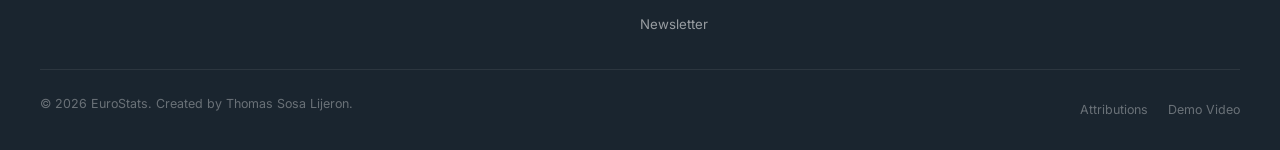
<file: finalproject/form.html>
<!DOCTYPE html>
<html lang="en">

<head>
    <meta charset="UTF-8">
    <meta name="viewport" content="width=device-width, initial-scale=1.0">
    <meta name="description"
        content="Subscribe to the EuroStats newsletter and follow your favorite Champions League teams for match previews and statistical updates.">
    <meta name="author" content="Thomas Sosa Lijeron">

    <meta property="og:type" content="website">
    <meta property="og:title" content="Newsletter &amp; Team Tracker – EuroStats">
    <meta property="og:description"
        content="Subscribe to EuroStats for Champions League match previews, standings updates, and in-depth analysis.">
    <meta property="og:url" content="https://sosath.github.io/wdd231/finalproject/form.html">
    <meta property="og:image" content="https://sosath.github.io/wdd231/finalproject/og-image.svg">
    <meta name="twitter:card" content="summary">

    <title>Newsletter – EuroStats</title>

    <link rel="icon" href="favicon.svg" type="image/svg+xml">
    <link rel="preconnect" href="https://fonts.googleapis.com">
    <link rel="preconnect" href="https://fonts.gstatic.com" crossorigin>
    <link rel="stylesheet" href="styles/normalize.css">
    <link rel="stylesheet" href="styles/main.css">
    <link
        href="https://fonts.googleapis.com/css2?family=Montserrat:wght@600;700&family=Poppins:wght@400;500&family=Inter:wght@300;400;600&display=swap"
        rel="stylesheet">
</head>

<body>

    <header class="site-header">
        <div class="header-container">
            <a href="index.html" class="logo" aria-label="EuroStats Home">
                <img src="favicon.svg" alt="" width="38" height="38" loading="lazy" aria-hidden="true">
                <div class="logo-text">
                    <span class="logo-name">EuroStats</span>
                    <span class="logo-tagline">Football Analytics</span>
                </div>
            </a>

            <button class="hamburger" id="hamburger" aria-label="Toggle navigation menu" aria-expanded="false"
                aria-controls="main-nav">
                <span class="bar"></span>
                <span class="bar"></span>
                <span class="bar"></span>
            </button>

            <nav id="main-nav" class="main-nav" aria-label="Main navigation">
                <ul>
                    <li><a href="index.html">Home</a></li>
                    <li><a href="stats.html">Standings</a></li>
                    <li><a href="analysis.html">Analysis</a></li>
                </ul>
            </nav>
        </div>
    </header>

    <main>
        <div class="page-hero">
            <div class="page-hero-inner">
                <nav aria-label="Breadcrumb" class="breadcrumb">
                    <a href="index.html">Home</a>
                    <span aria-hidden="true">›</span>
                    <span aria-current="page">Newsletter</span>
                </nav>
                <h1>Stay <span>Updated</span></h1>
                <p>Subscribe to the EuroStats newsletter and never miss a match preview or performance report.</p>
            </div>
        </div>

        <div class="form-section">
            <div class="form-card">
                <h2 style="color:var(--primary);margin-bottom:0.4rem">Fan Registration</h2>
                <p style="color:var(--light-text);font-size:0.88rem;margin-bottom:1.5rem">
                    Fill in your details below. Fields marked with <span style="color:var(--danger)"
                        aria-hidden="true">*</span> <span class="sr-only">asterisk</span> are required.
                </p>

                <form id="subscription-form" action="form-action.html" method="GET" novalidate
                    aria-label="Newsletter subscription form">

                    <!-- Name -->
                    <div class="form-group">
                        <label class="form-label" for="fname">
                            First Name <span class="required" aria-hidden="true">*</span>
                        </label>
                        <input class="form-input" type="text" id="fname" name="fname" placeholder="e.g. Thomas"
                            autocomplete="given-name" required aria-required="true" minlength="2" maxlength="50">
                        <p class="form-error" id="fname-error" role="alert">Please enter your first name (at least 2
                            characters).</p>
                    </div>

                    <div class="form-group">
                        <label class="form-label" for="lname">
                            Last Name <span class="required" aria-hidden="true">*</span>
                        </label>
                        <input class="form-input" type="text" id="lname" name="lname" placeholder="e.g. Sosa"
                            autocomplete="family-name" required aria-required="true" minlength="2" maxlength="50">
                        <p class="form-error" id="lname-error" role="alert">Please enter your last name.</p>
                    </div>

                    <div class="form-group">
                        <label class="form-label" for="email">
                            Email Address <span class="required" aria-hidden="true">*</span>
                        </label>
                        <input class="form-input" type="email" id="email" name="email" placeholder="you@example.com"
                            autocomplete="email" required aria-required="true">
                        <p class="form-error" id="email-error" role="alert">Please enter a valid email address.</p>
                    </div>

                    <div class="form-group">
                        <label class="form-label" for="team">
                            Favorite Team <span class="required" aria-hidden="true">*</span>
                        </label>
                        <select class="form-select" id="team" name="team" required aria-required="true">
                            <option value="">— Select a club —</option>
                            <option value="Real Madrid">Real Madrid</option>
                            <option value="Manchester City">Manchester City</option>
                            <option value="Bayern Munich">Bayern Munich</option>
                            <option value="Paris Saint-Germain">Paris Saint-Germain</option>
                            <option value="FC Barcelona">FC Barcelona</option>
                            <option value="Liverpool">Liverpool</option>
                            <option value="Inter Milan">Inter Milan</option>
                            <option value="Arsenal">Arsenal</option>
                            <option value="Atlético Madrid">Atlético Madrid</option>
                            <option value="Borussia Dortmund">Borussia Dortmund</option>
                            <option value="Benfica">Benfica</option>
                            <option value="AC Milan">AC Milan</option>
                            <option value="Napoli">Napoli</option>
                            <option value="RB Leipzig">RB Leipzig</option>
                            <option value="Porto">Porto</option>
                            <option value="Juventus">Juventus</option>
                            <option value="Chelsea">Chelsea</option>
                            <option value="Ajax">Ajax</option>
                            <option value="Celtic">Celtic</option>
                            <option value="Shakhtar Donetsk">Shakhtar Donetsk</option>
                            <option value="Other">Other</option>
                        </select>
                        <p class="form-error" id="team-error" role="alert">Please select your favorite team.</p>
                    </div>

                    <fieldset class="form-group">
                        <legend class="form-label">Preferred Competition</legend>
                        <div class="form-radio-group">
                            <label class="form-check">
                                <input type="radio" name="competition" value="Champions League" checked>
                                UEFA Champions League
                            </label>
                            <label class="form-check">
                                <input type="radio" name="competition" value="Europa League">
                                UEFA Europa League
                            </label>
                            <label class="form-check">
                                <input type="radio" name="competition" value="All European">
                                All European Competitions
                            </label>
                        </div>
                    </fieldset>

                    <fieldset class="form-group">
                        <legend class="form-label">Email Notifications</legend>
                        <div class="form-checkbox-group">
                            <label class="form-check">
                                <input type="checkbox" name="notif_preview" value="yes" checked>
                                Match Previews (day before kick-off)
                            </label>
                            <label class="form-check">
                                <input type="checkbox" name="notif_results" value="yes" checked>
                                Match Results &amp; Reports
                            </label>
                            <label class="form-check">
                                <input type="checkbox" name="notif_stats" value="yes">
                                Weekly Statistics Digest
                            </label>
                            <label class="form-check">
                                <input type="checkbox" name="notif_transfer" value="yes">
                                Transfer News &amp; Rumours
                            </label>
                        </div>
                    </fieldset>

                    <div class="form-group">
                        <label class="form-label" for="message">Message (Optional)</label>
                        <textarea class="form-textarea" id="message" name="message"
                            placeholder="Any teams, competitions, or topics you'd like us to cover…" maxlength="400"
                            rows="4"></textarea>
                        <p class="form-hint">Maximum 400 characters.</p>
                    </div>

                    <!-- Submit -->
                    <div class="form-actions">
                        <button type="reset" class="btn-reset">Clear Form</button>
                        <button type="submit" class="btn-submit">Subscribe Now →</button>
                    </div>
                </form>
            </div>
        </div>
    </main>

    <footer class="site-footer">
        <div class="footer-grid">
            <div class="footer-brand">
                <a href="index.html" class="logo" aria-label="EuroStats Home">
                    <img src="favicon.svg" alt="" width="32" height="32" aria-hidden="true">
                    <div class="logo-text">
                        <span class="logo-name">EuroStats</span>
                        <span class="logo-tagline">Football Analytics</span>
                    </div>
                </a>
                <p class="footer-desc">Data-driven European football analytics and Champions League insights.</p>
            </div>

            <nav aria-label="Quick links">
                <p class="footer-heading">Quick Links</p>
                <ul class="footer-links">
                    <li><a href="index.html">Home</a></li>
                    <li><a href="stats.html">Standings</a></li>
                    <li><a href="analysis.html">Match Analysis</a></li>
                    <li><a href="form.html">Newsletter</a></li>
                </ul>
            </nav>

            <nav aria-label="Legal and extras">
                <p class="footer-heading">Info</p>
                <ul class="footer-links">
                    <li><a href="attributions.html">Attributions</a></li>
                    <li><a href="https://www.loom.com/share/7c711ef0878c4bce84115ff1fe81d9f3" target="_blank"
                            rel="noopener noreferrer">▶ Demo Video</a></li>
                    <li><a href="site-plan.html">Site Plan</a></li>
                </ul>
            </nav>
        </div>

        <div class="footer-bottom">
            <p>&copy; 2026 EuroStats. Created by Thomas Sosa Lijeron.</p>
            <div class="footer-bottom-links">
                <a href="attributions.html">Attributions</a>
                <a href="https://www.loom.com/share/7c711ef0878c4bce84115ff1fe81d9f3" target="_blank"
                    rel="noopener noreferrer">Demo
                    Video</a>
            </div>
        </div>
    </footer>

    <script>
        const hamburger = document.getElementById('hamburger');
        const mainNav = document.getElementById('main-nav');
        if (hamburger && mainNav) {
            hamburger.addEventListener('click', () => {
                const isOpen = mainNav.classList.toggle('open');
                hamburger.classList.toggle('active', isOpen);
                hamburger.setAttribute('aria-expanded', String(isOpen));
            });
        }

        const form = document.getElementById('subscription-form');
        form.addEventListener('submit', (e) => {
            let valid = true;

            const fields = [
                { id: 'fname', errorId: 'fname-error', check: v => v.trim().length >= 2 },
                { id: 'lname', errorId: 'lname-error', check: v => v.trim().length >= 2 },
                { id: 'email', errorId: 'email-error', check: v => /^[^\s@]+@[^\s@]+\.[^\s@]+$/.test(v) },
                { id: 'team', errorId: 'team-error', check: v => v !== '' }
            ];

            fields.forEach(({ id, errorId, check }) => {
                const input = document.getElementById(id);
                const error = document.getElementById(errorId);
                if (!check(input.value)) {
                    valid = false;
                    error.classList.add('visible');
                    input.setAttribute('aria-invalid', 'true');
                } else {
                    error.classList.remove('visible');
                    input.removeAttribute('aria-invalid');
                }
            });

            if (!valid) {
                e.preventDefault();
                const firstInvalid = form.querySelector('[aria-invalid="true"]');
                firstInvalid?.focus();
            }
        });

        ['fname', 'lname', 'email', 'team'].forEach(id => {
            const el = document.getElementById(id);
            el?.addEventListener('input', () => {
                document.getElementById(id + '-error')?.classList.remove('visible');
                el.removeAttribute('aria-invalid');
            });
        });
    </script>
</body>

</html>
</file>
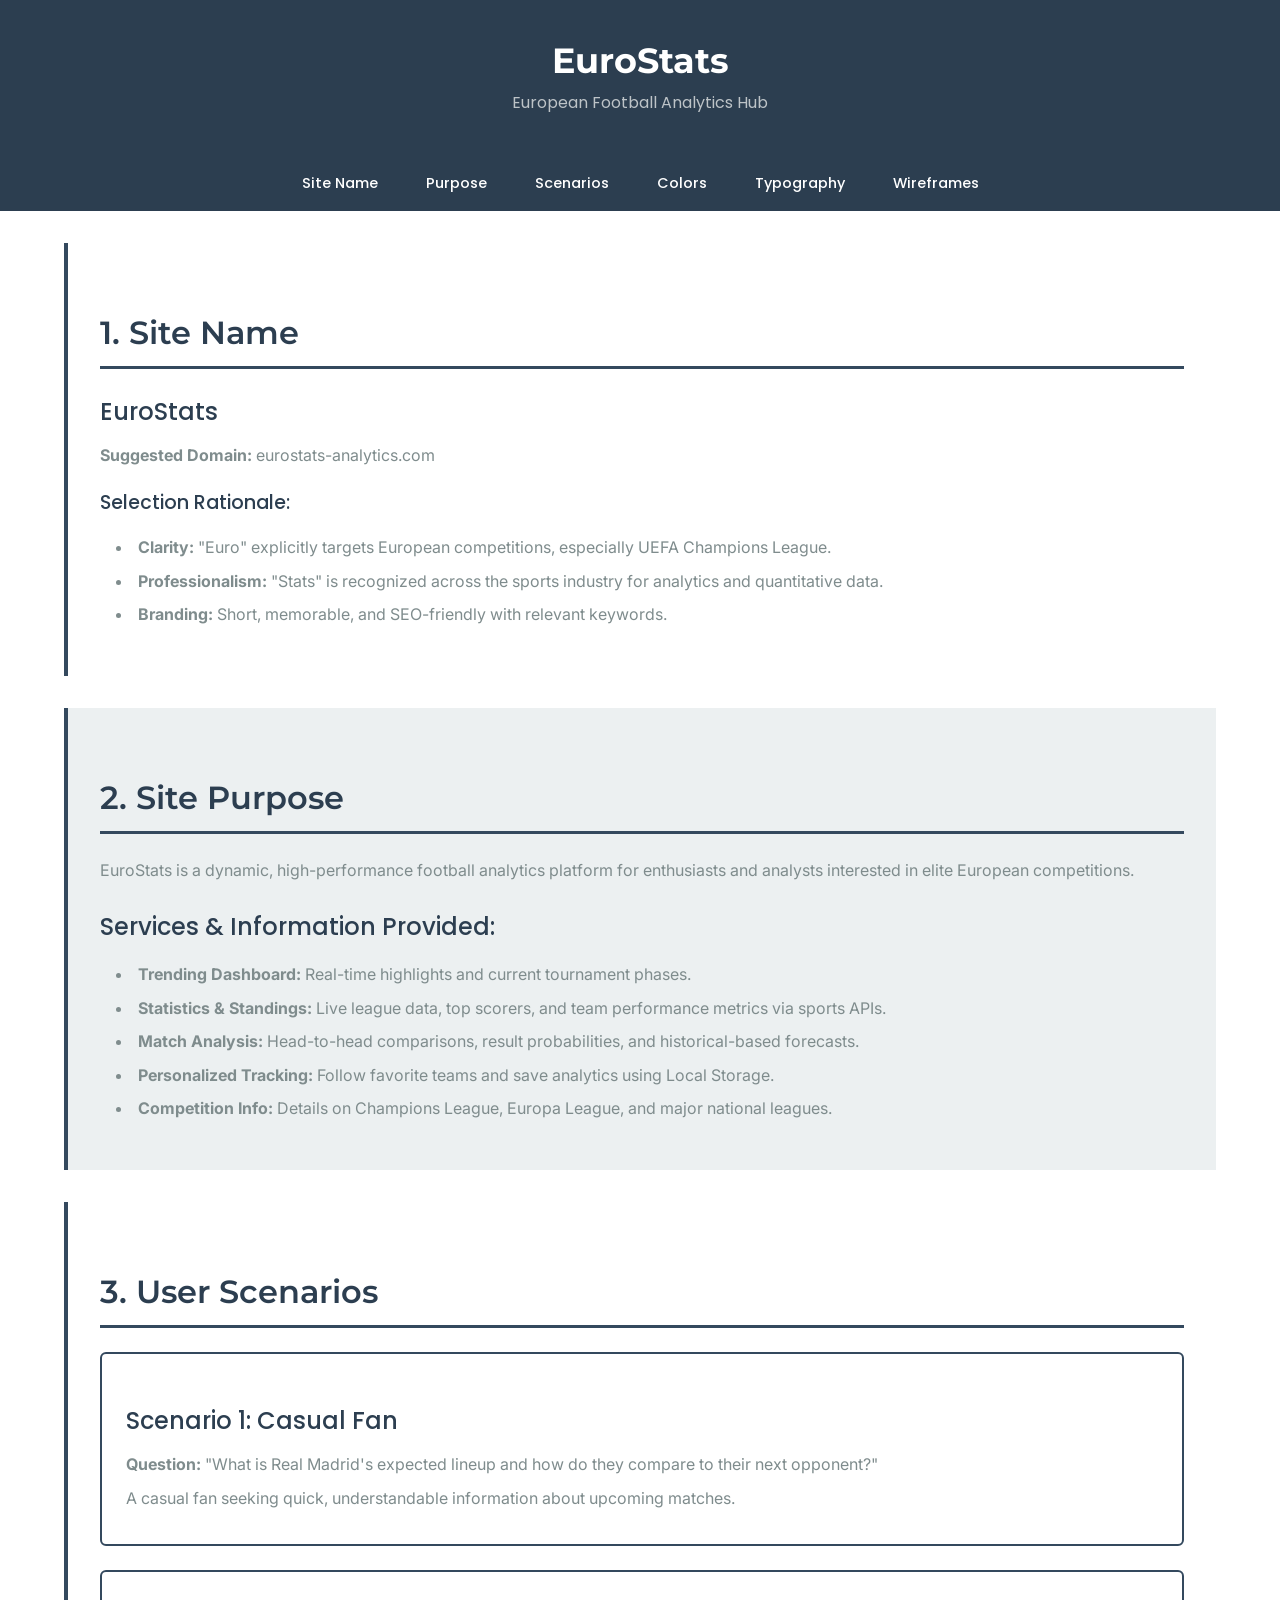
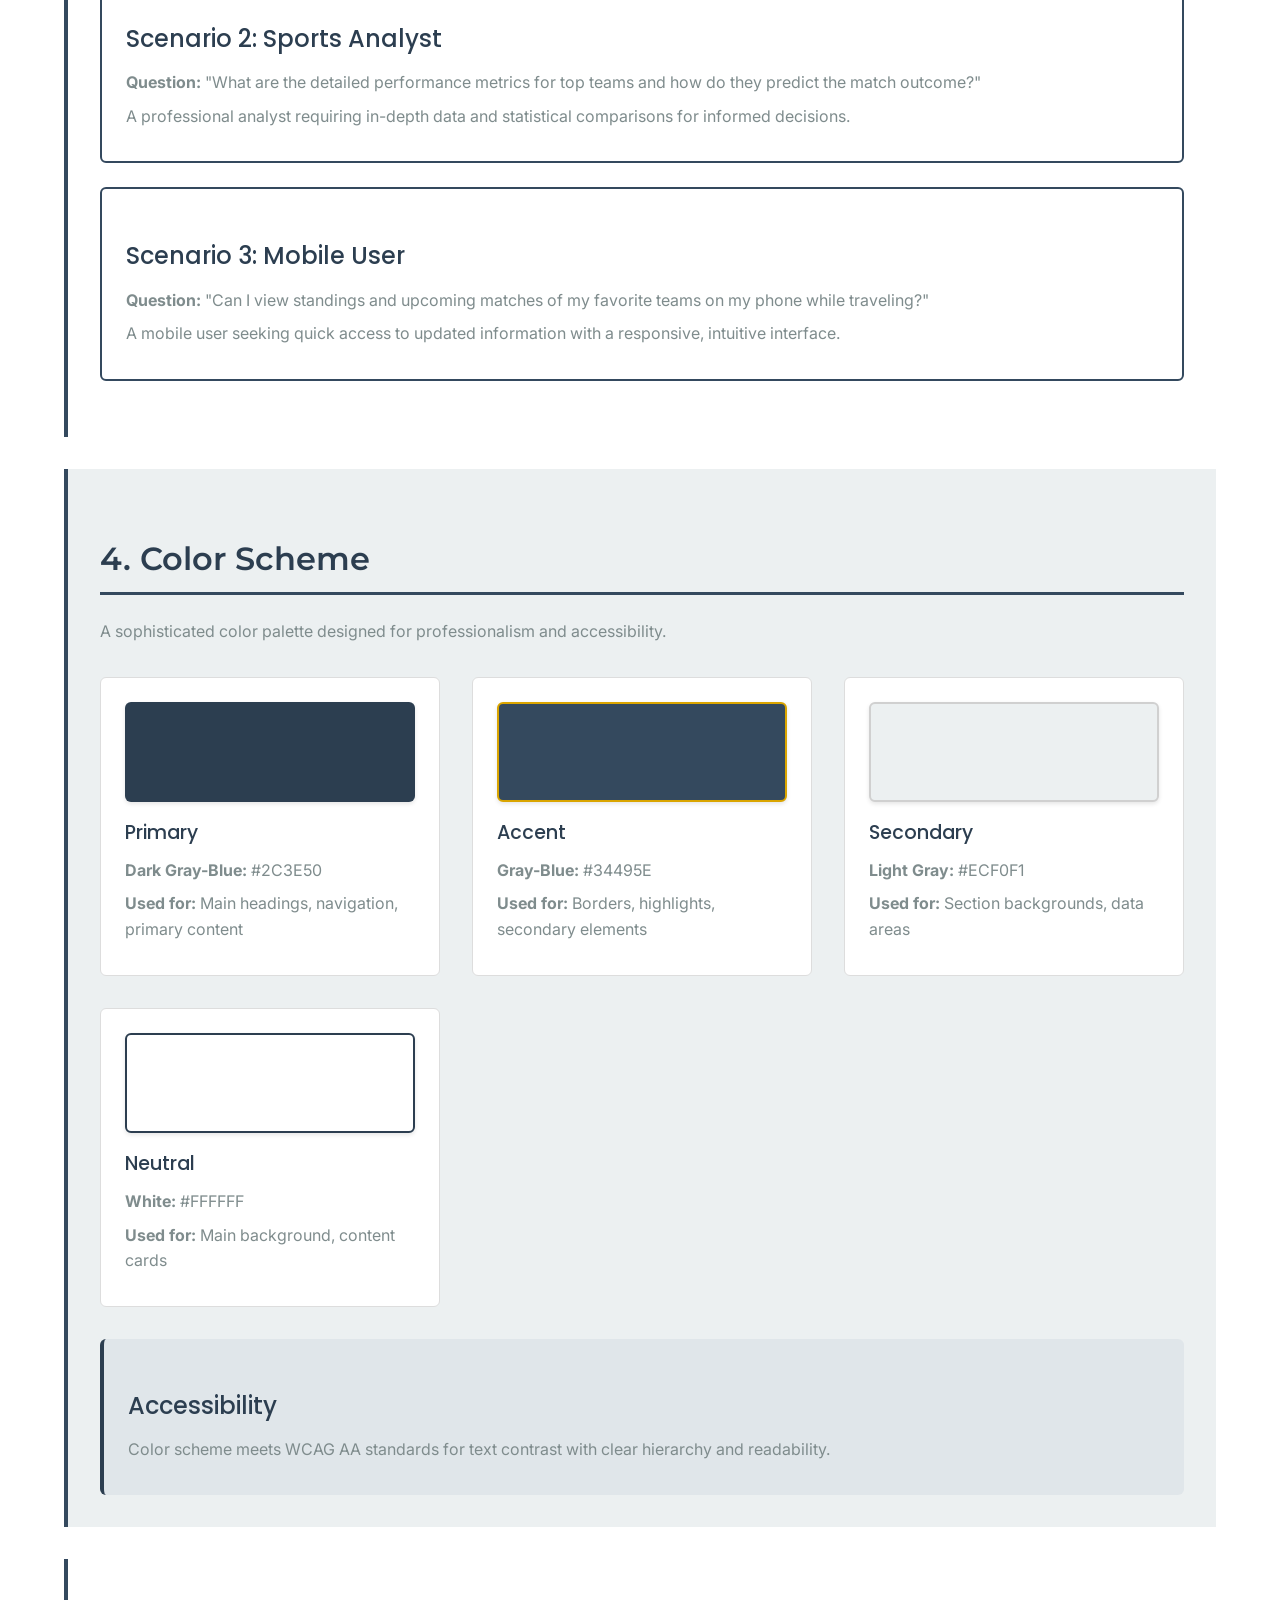
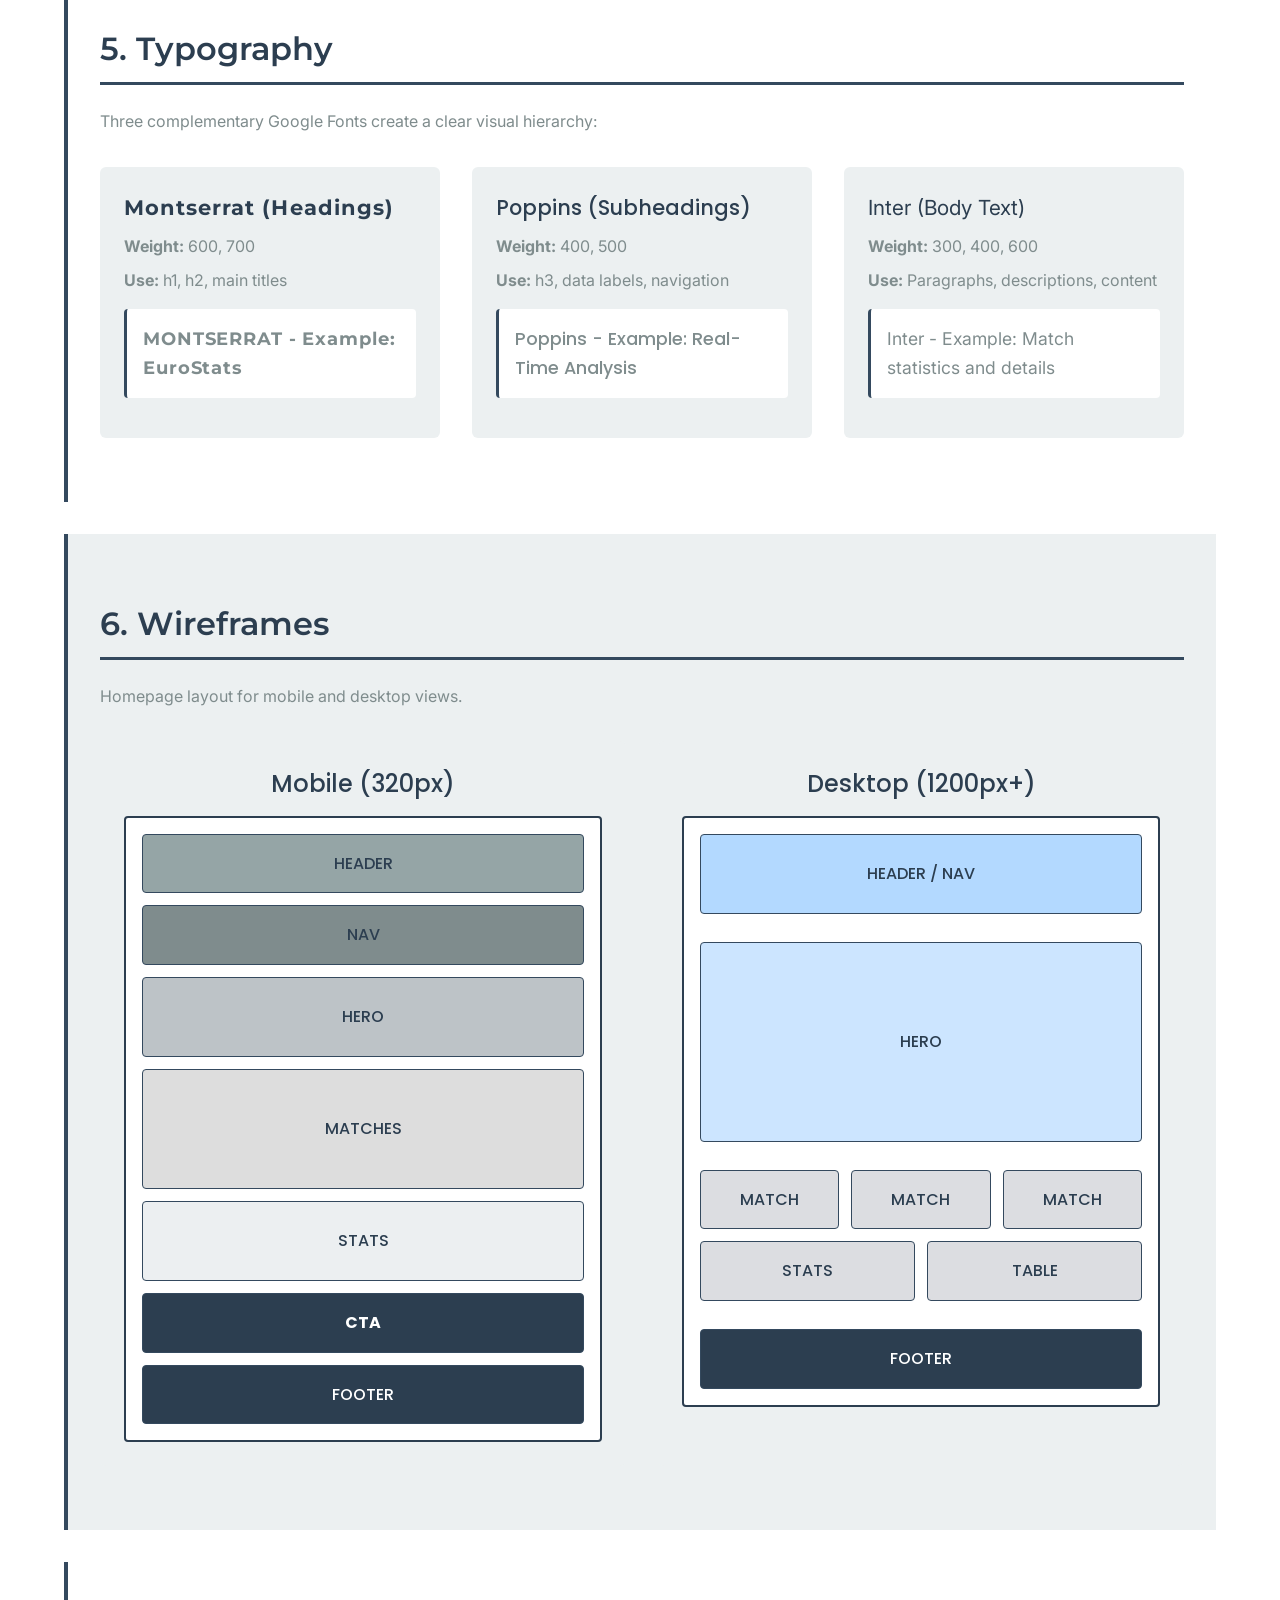
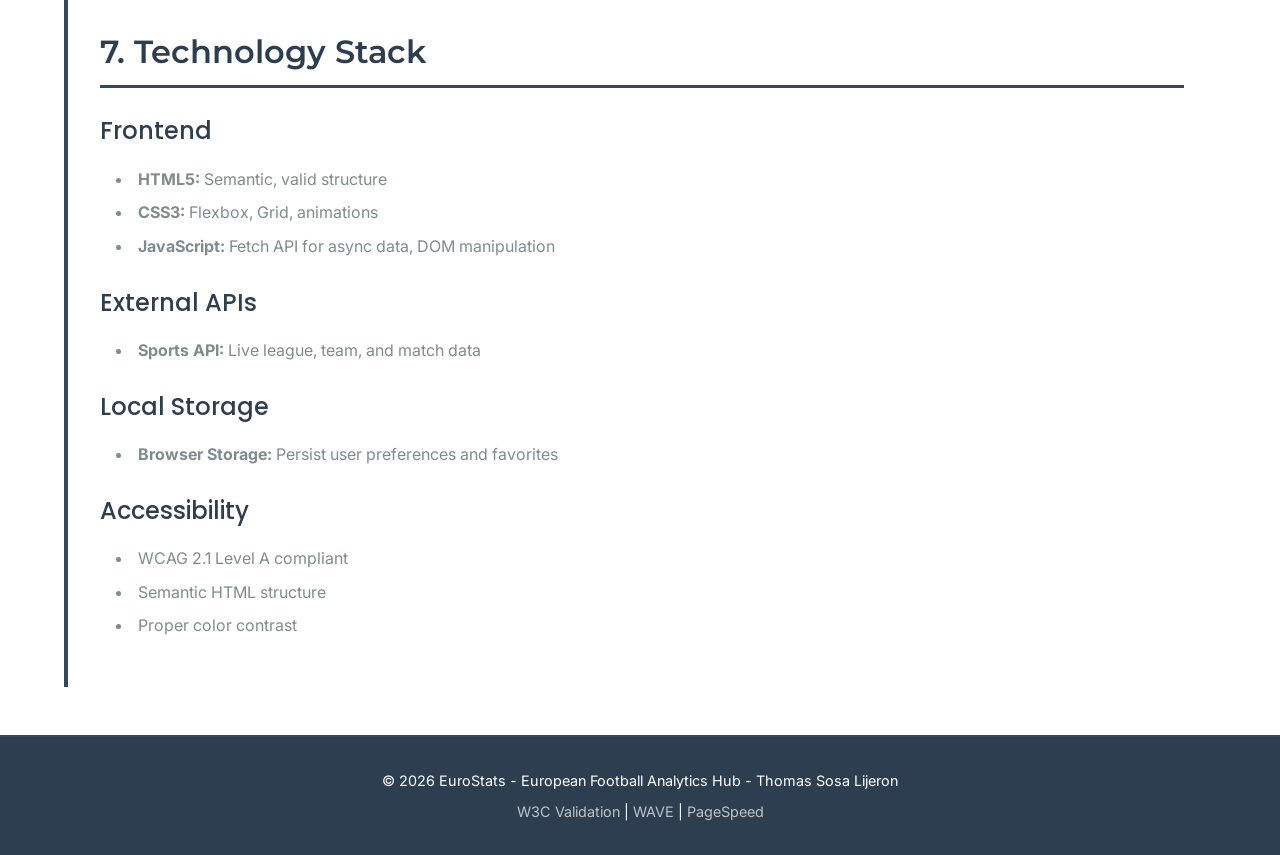
<file: finalproject/site-plan.html>
<!DOCTYPE html>
<html lang="en">

<head>
    <meta charset="UTF-8">
    <meta name="viewport" content="width=device-width, initial-scale=1.0">
    <meta name="description" content="Site Plan for EuroStats - European Football Analytics Hub">
    <meta name="author" content="Thomas">
    <title>EuroStats - Site Plan</title>
    <link rel="stylesheet" href="styles/normalize.css">
    <link rel="stylesheet" href="styles/site-plan.css">
    <link
        href="https://fonts.googleapis.com/css2?family=Montserrat:wght@600;700&family=Poppins:wght@400;500&family=Inter:wght@300;400;600&display=swap"
        rel="stylesheet">
</head>

<body>
    <header>
        <h1>EuroStats</h1>
        <p class="subtitle">European Football Analytics Hub</p>
    </header>

    <nav>
        <ul>
            <li><a href="#site-name">Site Name</a></li>
            <li><a href="#site-purpose">Purpose</a></li>
            <li><a href="#scenarios">Scenarios</a></li>
            <li><a href="#color-scheme">Colors</a></li>
            <li><a href="#typography">Typography</a></li>
            <li><a href="#wireframes">Wireframes</a></li>
        </ul>
    </nav>

    <main>
        <section id="site-name" class="content-section">
            <h2>1. Site Name</h2>
            <div class="section-content">
                <h3>EuroStats</h3>
                <p><strong>Suggested Domain:</strong> eurostats-analytics.com</p>

                <h4>Selection Rationale:</h4>
                <ul>
                    <li><strong>Clarity:</strong> "Euro" explicitly targets European competitions, especially UEFA
                        Champions League.</li>
                    <li><strong>Professionalism:</strong> "Stats" is recognized across the sports industry for analytics
                        and quantitative data.</li>
                    <li><strong>Branding:</strong> Short, memorable, and SEO-friendly with relevant keywords.</li>
                </ul>
            </div>
        </section>

        <section id="site-purpose" class="content-section">
            <h2>2. Site Purpose</h2>
            <div class="section-content">
                <p>EuroStats is a dynamic, high-performance football analytics platform for enthusiasts and analysts
                    interested in elite European competitions.</p>

                <h3>Services & Information Provided:</h3>
                <ul>
                    <li><strong>Trending Dashboard:</strong> Real-time highlights and current tournament phases.</li>
                    <li><strong>Statistics & Standings:</strong> Live league data, top scorers, and team performance
                        metrics via sports APIs.</li>
                    <li><strong>Match Analysis:</strong> Head-to-head comparisons, result probabilities, and
                        historical-based forecasts.</li>
                    <li><strong>Personalized Tracking:</strong> Follow favorite teams and save analytics using Local
                        Storage.</li>
                    <li><strong>Competition Info:</strong> Details on Champions League, Europa League, and major
                        national leagues.</li>
                </ul>
            </div>
        </section>

        <section id="scenarios" class="content-section">
            <h2>3. User Scenarios</h2>
            <div class="section-content">
                <div class="scenario">
                    <h3>Scenario 1: Casual Fan</h3>
                    <p><strong>Question:</strong> "What is Real Madrid's expected lineup and how do they compare to
                        their next opponent?"</p>
                    <p>A casual fan seeking quick, understandable information about upcoming matches.</p>
                </div>

                <div class="scenario">
                    <h3>Scenario 2: Sports Analyst</h3>
                    <p><strong>Question:</strong> "What are the detailed performance metrics for top teams and how do
                        they predict the match outcome?"</p>
                    <p>A professional analyst requiring in-depth data and statistical comparisons for informed
                        decisions.</p>
                </div>

                <div class="scenario">
                    <h3>Scenario 3: Mobile User</h3>
                    <p><strong>Question:</strong> "Can I view standings and upcoming matches of my favorite teams on my
                        phone while traveling?"</p>
                    <p>A mobile user seeking quick access to updated information with a responsive, intuitive interface.
                    </p>
                </div>
            </div>
        </section>

        <section id="color-scheme" class="content-section">
            <h2>4. Color Scheme</h2>
            <div class="section-content">
                <p>A sophisticated color palette designed for professionalism and accessibility.</p>

                <div class="color-grid">
                    <div class="color-card primary-color">
                        <div class="color-swatch"></div>
                        <h3>Primary</h3>
                        <p><strong>Dark Gray-Blue:</strong> #2C3E50</p>
                        <p><strong>Used for:</strong> Main headings, navigation, primary content</p>
                    </div>

                    <div class="color-card accent-color">
                        <div class="color-swatch"></div>
                        <h3>Accent</h3>
                        <p><strong>Gray-Blue:</strong> #34495E</p>
                        <p><strong>Used for:</strong> Borders, highlights, secondary elements</p>
                    </div>

                    <div class="color-card secondary-color">
                        <div class="color-swatch"></div>
                        <h3>Secondary</h3>
                        <p><strong>Light Gray:</strong> #ECF0F1</p>
                        <p><strong>Used for:</strong> Section backgrounds, data areas</p>
                    </div>

                    <div class="color-card neutral-color">
                        <div class="color-swatch"></div>
                        <h3>Neutral</h3>
                        <p><strong>White:</strong> #FFFFFF</p>
                        <p><strong>Used for:</strong> Main background, content cards</p>
                    </div>
                </div>

                <div class="contrast-info">
                    <h3>Accessibility</h3>
                    <p>Color scheme meets WCAG AA standards for text contrast with clear hierarchy and readability.</p>
                </div>
            </div>
        </section>

        <section id="typography" class="content-section">
            <h2>5. Typography</h2>
            <div class="section-content">
                <p>Three complementary Google Fonts create a clear visual hierarchy:</p>

                <div class="typography-grid">
                    <div class="typography-card">
                        <h3 class="montserrat-example">Montserrat (Headings)</h3>
                        <p><strong>Weight:</strong> 600, 700</p>
                        <p><strong>Use:</strong> h1, h2, main titles</p>
                        <p class="sample montserrat-example">MONTSERRAT - Example: EuroStats</p>
                    </div>

                    <div class="typography-card">
                        <h3 class="poppins-example">Poppins (Subheadings)</h3>
                        <p><strong>Weight:</strong> 400, 500</p>
                        <p><strong>Use:</strong> h3, data labels, navigation</p>
                        <p class="sample poppins-example">Poppins - Example: Real-Time Analysis</p>
                    </div>

                    <div class="typography-card">
                        <h3 class="inter-example">Inter (Body Text)</h3>
                        <p><strong>Weight:</strong> 300, 400, 600</p>
                        <p><strong>Use:</strong> Paragraphs, descriptions, content</p>
                        <p class="sample inter-example">Inter - Example: Match statistics and details</p>
                    </div>
                </div>
            </div>
        </section>

        <section id="wireframes" class="content-section">
            <h2>6. Wireframes</h2>
            <div class="section-content">
                <p>Homepage layout for mobile and desktop views.</p>

                <div class="wireframes-container">
                    <div class="wireframe">
                        <h3>Mobile (320px)</h3>
                        <div class="wireframe-sketch mobile">
                            <div class="wireframe-element header">HEADER</div>
                            <div class="wireframe-element nav">NAV</div>
                            <div class="wireframe-element hero">HERO</div>
                            <div class="wireframe-element trending">MATCHES</div>
                            <div class="wireframe-element stats">STATS</div>
                            <div class="wireframe-element cta">CTA</div>
                            <div class="wireframe-element footer">FOOTER</div>
                        </div>
                    </div>

                    <div class="wireframe">
                        <h3>Desktop (1200px+)</h3>
                        <div class="wireframe-sketch desktop">
                            <div class="wireframe-element header-desktop">HEADER / NAV</div>
                            <div class="wireframe-element hero-desktop">HERO</div>
                            <div class="wireframe-row three-cols">
                                <div class="wireframe-element">MATCH</div>
                                <div class="wireframe-element">MATCH</div>
                                <div class="wireframe-element">MATCH</div>
                            </div>
                            <div class="wireframe-row two-cols">
                                <div class="wireframe-element">STATS</div>
                                <div class="wireframe-element">TABLE</div>
                            </div>
                            <div class="wireframe-element footer-desktop">FOOTER</div>
                        </div>
                    </div>
                </div>
            </div>
        </section>

        <section id="technology" class="content-section">
            <h2>7. Technology Stack</h2>
            <div class="section-content">
                <h3>Frontend</h3>
                <ul>
                    <li><strong>HTML5:</strong> Semantic, valid structure</li>
                    <li><strong>CSS3:</strong> Flexbox, Grid, animations</li>
                    <li><strong>JavaScript:</strong> Fetch API for async data, DOM manipulation</li>
                </ul>

                <h3>External APIs</h3>
                <ul>
                    <li><strong>Sports API:</strong> Live league, team, and match data</li>
                </ul>

                <h3>Local Storage</h3>
                <ul>
                    <li><strong>Browser Storage:</strong> Persist user preferences and favorites</li>
                </ul>

                <h3>Accessibility</h3>
                <ul>
                    <li>WCAG 2.1 Level A compliant</li>
                    <li>Semantic HTML structure</li>
                    <li>Proper color contrast</li>
                </ul>
            </div>
        </section>
    </main>

    <footer>
        <p>&copy; 2026 EuroStats - European Football Analytics Hub - Thomas Sosa Lijeron</p>
        <p><a href="https://validator.w3.org/">W3C Validation</a> | <a href="https://wave.webaim.org/">WAVE</a> | <a
                href="https://pagespeed.web.dev/">PageSpeed</a></p>
    </footer>
</body>

</html>
</file>
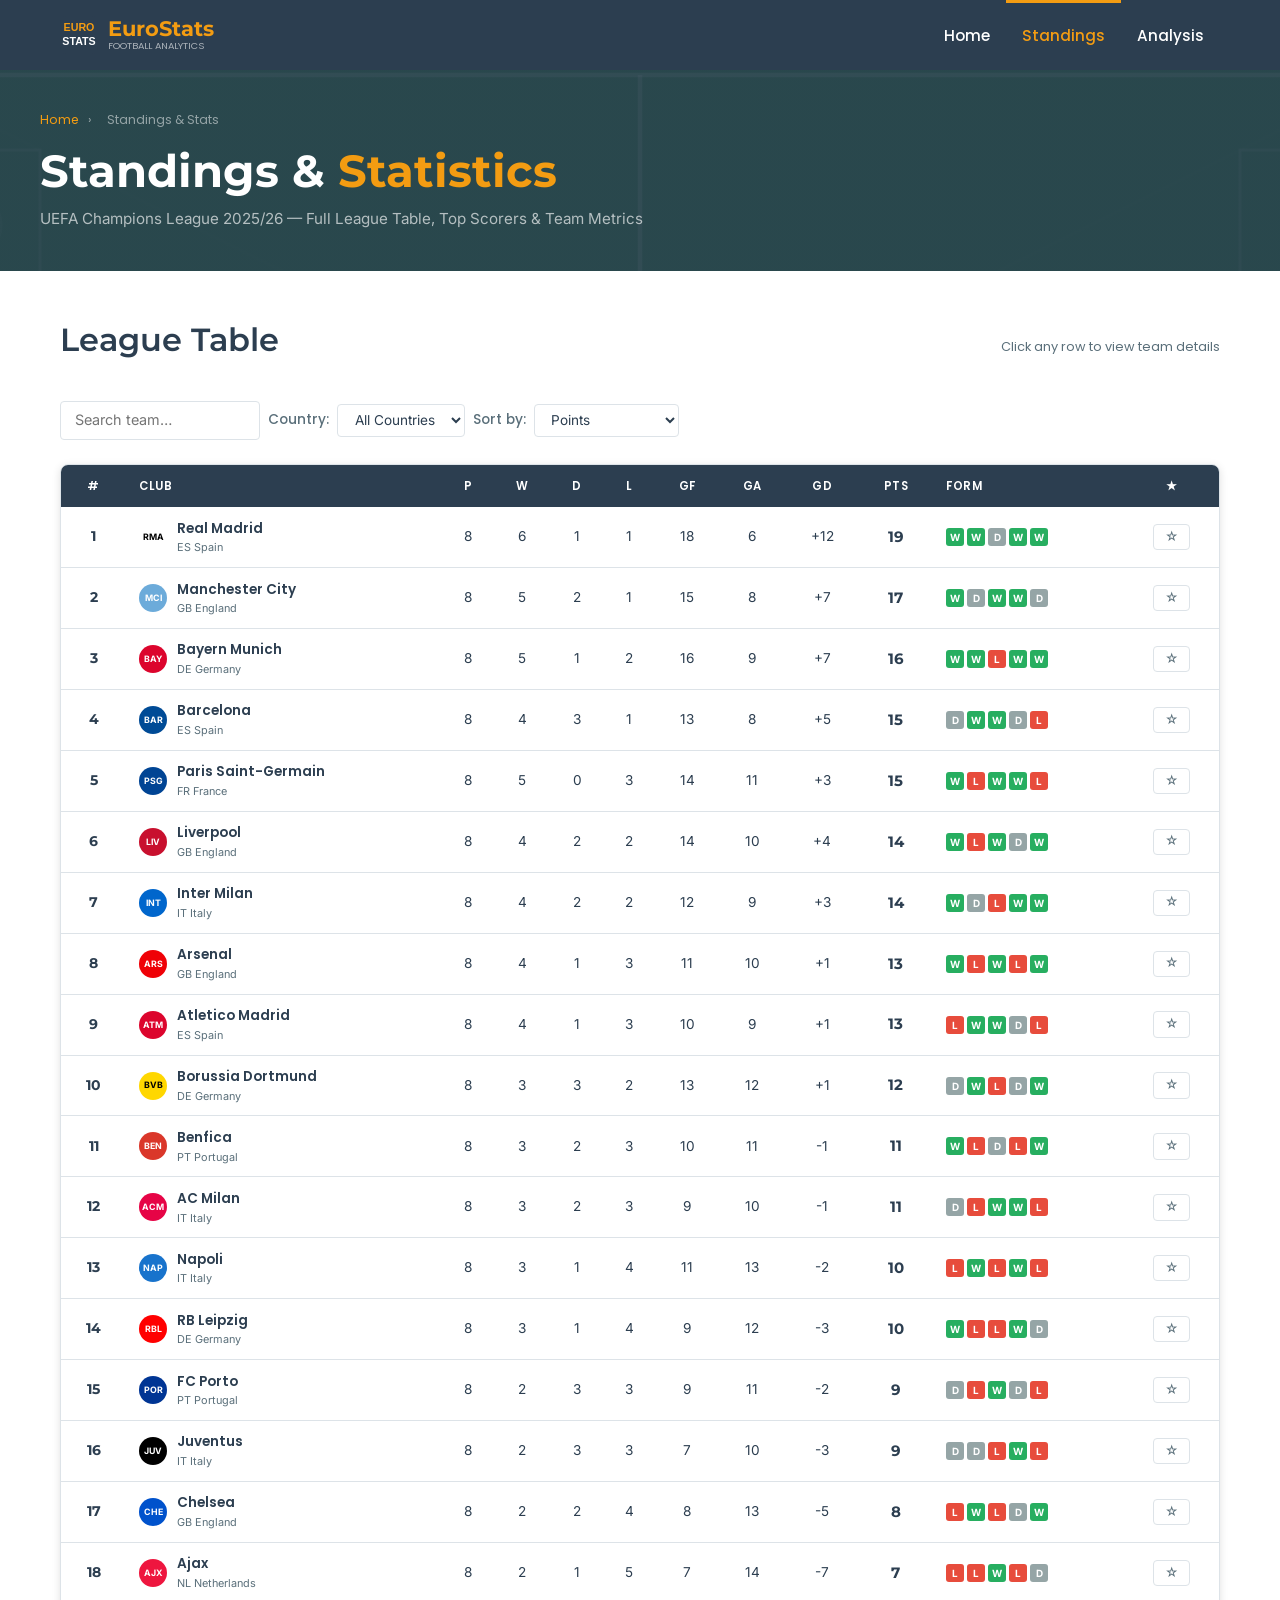
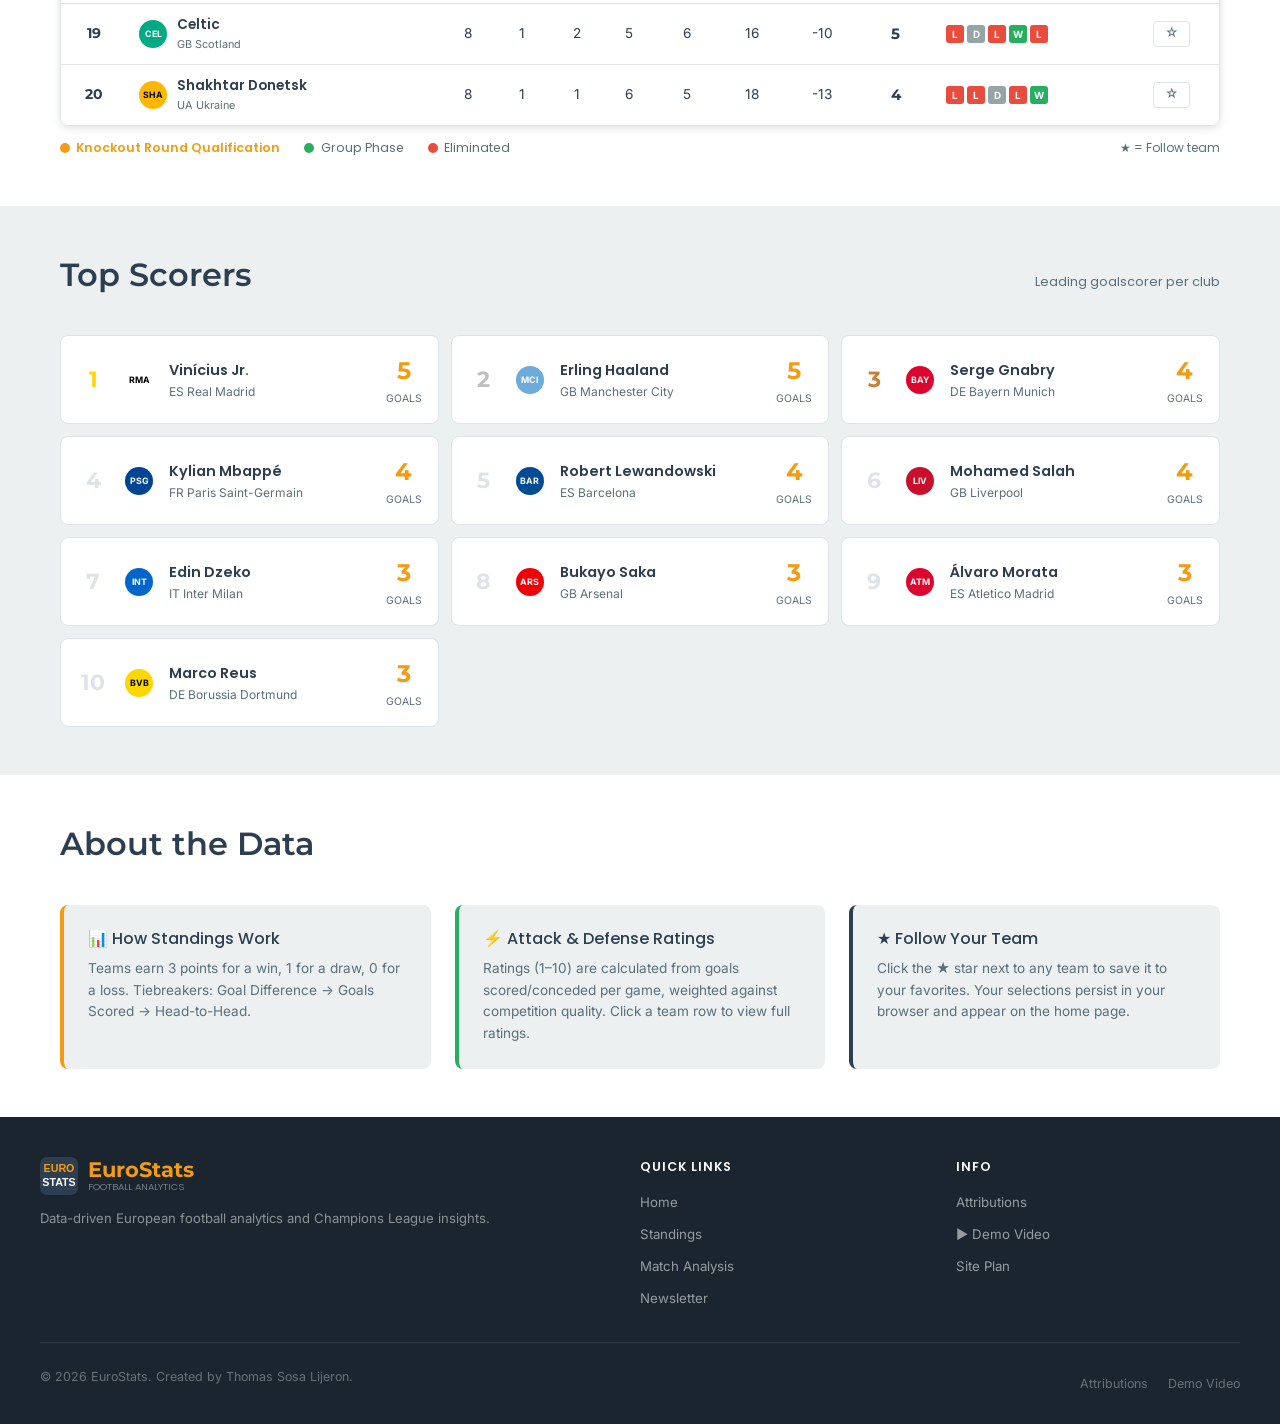
<file: finalproject/stats.html>
<!DOCTYPE html>
<html lang="en">

<head>
    <meta charset="UTF-8">
    <meta name="viewport" content="width=device-width, initial-scale=1.0">
    <meta name="description"
        content="UEFA Champions League 2025/26 standings, top scorers, and team performance metrics. Filter by country and sort by key statistics.">
    <meta name="author" content="Thomas Sosa Lijeron">
    <meta name="keywords" content="Champions League standings, league table, top scorers, team stats, Europa League">

    <meta property="og:type" content="website">
    <meta property="og:title" content="Standings & Stats – EuroStats">
    <meta property="og:description"
        content="Complete UEFA Champions League 2025/26 standings table with team statistics, top scorers and performance data.">
    <meta property="og:url" content="https://sosath.github.io/wdd231/finalproject/stats.html">
    <meta property="og:image" content="https://sosath.github.io/wdd231/finalproject/og-image.svg">
    <meta name="twitter:card" content="summary">
    <meta name="twitter:title" content="Standings & Stats – EuroStats">
    <meta name="twitter:description" content="Champions League 2025/26 full standings table and top scorers.">

    <title>Standings &amp; Stats – EuroStats</title>

    <link rel="icon" href="favicon.svg" type="image/svg+xml">
    <link rel="preconnect" href="https://fonts.googleapis.com">
    <link rel="preconnect" href="https://fonts.gstatic.com" crossorigin>
    <link rel="stylesheet" href="styles/normalize.css">
    <link rel="stylesheet" href="styles/main.css">
    <link
        href="https://fonts.googleapis.com/css2?family=Montserrat:wght@600;700&family=Poppins:wght@400;500&family=Inter:wght@300;400;600&display=swap"
        rel="stylesheet">
</head>

<body>

    <header class="site-header">
        <div class="header-container">
            <a href="index.html" class="logo" aria-label="EuroStats Home">
                <img src="favicon.svg" alt="" width="38" height="38" loading="lazy" aria-hidden="true">
                <div class="logo-text">
                    <span class="logo-name">EuroStats</span>
                    <span class="logo-tagline">Football Analytics</span>
                </div>
            </a>

            <button class="hamburger" id="hamburger" aria-label="Toggle navigation menu" aria-expanded="false"
                aria-controls="main-nav">
                <span class="bar"></span>
                <span class="bar"></span>
                <span class="bar"></span>
            </button>

            <nav id="main-nav" class="main-nav" aria-label="Main navigation">
                <ul>
                    <li><a href="index.html">Home</a></li>
                    <li><a href="stats.html" aria-current="page">Standings</a></li>
                    <li><a href="analysis.html">Analysis</a></li>
                </ul>
            </nav>
        </div>
    </header>

    <main>
        <div class="page-hero">
            <div class="page-hero-inner">
                <nav aria-label="Breadcrumb" class="breadcrumb">
                    <a href="index.html">Home</a>
                    <span aria-hidden="true">›</span>
                    <span aria-current="page">Standings &amp; Stats</span>
                </nav>
                <h1>Standings &amp; <span>Statistics</span></h1>
                <p>UEFA Champions League 2025/26 — Full League Table, Top Scorers &amp; Team Metrics</p>
            </div>
        </div>

        <section class="section" aria-labelledby="standings-h2">
            <div class="container">
                <div class="section-header">
                    <h2 id="standings-h2">League Table</h2>
                    <span style="font-size:0.8rem;color:var(--light-text);font-family:var(--font-sub)">Click any row to
                        view team details</span>
                </div>

                <div class="filter-bar" role="search" aria-label="Filter standings">
                    <label for="filter-search" class="sr-only">Search teams</label>
                    <input type="search" id="filter-search" class="form-input" placeholder="Search team…"
                        style="max-width:200px;" aria-label="Search teams by name or country">

                    <label for="filter-country" class="filter-label">Country:</label>
                    <select id="filter-country" class="filter-select" aria-label="Filter by country">
                        <option value="all">All Countries</option>
                    </select>

                    <label for="filter-sort" class="filter-label">Sort by:</label>
                    <select id="filter-sort" class="filter-select" aria-label="Sort standings by">
                        <option value="points">Points</option>
                        <option value="goals">Goals Scored</option>
                        <option value="attack">Attack Rating</option>
                        <option value="defense">Defense Rating</option>
                    </select>
                </div>

                <div class="table-wrapper" role="region" aria-label="Champions League standings table" tabindex="0">
                    <table class="standings-table" id="standings-table">
                        <caption class="sr-only">UEFA Champions League 2025/26 Standings</caption>
                        <thead>
                            <tr>
                                <th scope="col" class="center" title="Position">#</th>
                                <th scope="col">Club</th>
                                <th scope="col" class="center" title="Matches Played">P</th>
                                <th scope="col" class="center" title="Wins">W</th>
                                <th scope="col" class="center" title="Draws">D</th>
                                <th scope="col" class="center" title="Losses">L</th>
                                <th scope="col" class="center" title="Goals For">GF</th>
                                <th scope="col" class="center" title="Goals Against">GA</th>
                                <th scope="col" class="center" title="Goal Difference">GD</th>
                                <th scope="col" class="center" title="Points">Pts</th>
                                <th scope="col">Form</th>
                                <th scope="col" class="center"><span class="sr-only">Favorite</span>★</th>
                            </tr>
                        </thead>
                        <tbody id="standings-body">
                        </tbody>
                    </table>
                </div>

                <!-- Legend -->
                <div class="table-legend" aria-label="Table legend">
                    <div class="legend-item">
                        <span class="legend-dot" style="background:var(--gold)"></span>
                        <span style="color:var(--gold);font-weight:600">Knockout Round Qualification</span>
                    </div>
                    <div class="legend-item">
                        <span class="legend-dot" style="background:var(--success)"></span>
                        <span>Group Phase</span>
                    </div>
                    <div class="legend-item">
                        <span class="legend-dot" style="background:var(--danger)"></span>
                        <span>Eliminated</span>
                    </div>
                    <div class="legend-item" style="margin-left:auto;font-size:0.75rem;color:var(--light-text)">
                        ★ = Follow team
                    </div>
                </div>
            </div>
        </section>

        <section class="section section-alt" aria-labelledby="scorers-h2">
            <div class="container">
                <div class="section-header">
                    <h2 id="scorers-h2">Top Scorers</h2>
                    <span style="font-size:0.8rem;color:var(--light-text);font-family:var(--font-sub)">Leading
                        goalscorer per club</span>
                </div>
                <div id="scorers-container" class="scorers-grid">
                </div>
            </div>
        </section>

        <section class="section" aria-labelledby="metrics-h2">
            <div class="container">
                <div class="section-header">
                    <h2 id="metrics-h2">About the Data</h2>
                </div>
                <div style="display:grid;grid-template-columns:repeat(auto-fit,minmax(260px,1fr));gap:1.5rem;">
                    <div
                        style="background:var(--bg-light);border-radius:var(--radius);padding:1.5rem;border-left:4px solid var(--gold)">
                        <h3 style="font-size:1rem;margin-bottom:0.5rem;color:var(--primary)">📊 How Standings Work</h3>
                        <p style="font-size:0.85rem;color:var(--light-text);margin:0">Teams earn 3 points for a win, 1
                            for a draw, 0 for a loss. Tiebreakers: Goal Difference → Goals Scored → Head-to-Head.</p>
                    </div>
                    <div
                        style="background:var(--bg-light);border-radius:var(--radius);padding:1.5rem;border-left:4px solid var(--success)">
                        <h3 style="font-size:1rem;margin-bottom:0.5rem;color:var(--primary)">⚡ Attack &amp; Defense
                            Ratings</h3>
                        <p style="font-size:0.85rem;color:var(--light-text);margin:0">Ratings (1–10) are calculated from
                            goals scored/conceded per game, weighted against competition quality. Click a team row to
                            view full ratings.</p>
                    </div>
                    <div
                        style="background:var(--bg-light);border-radius:var(--radius);padding:1.5rem;border-left:4px solid var(--primary)">
                        <h3 style="font-size:1rem;margin-bottom:0.5rem;color:var(--primary)">★ Follow Your Team</h3>
                        <p style="font-size:0.85rem;color:var(--light-text);margin:0">Click the ★ star next to any team
                            to save it to your favorites. Your selections persist in your browser and appear on the home
                            page.</p>
                    </div>
                </div>
            </div>
        </section>
    </main>

    <footer class="site-footer">
        <div class="footer-grid">
            <div class="footer-brand">
                <a href="index.html" class="logo" aria-label="EuroStats Home">
                    <img src="favicon.svg" alt="" width="32" height="32" aria-hidden="true">
                    <div class="logo-text">
                        <span class="logo-name">EuroStats</span>
                        <span class="logo-tagline">Football Analytics</span>
                    </div>
                </a>
                <p class="footer-desc">Data-driven European football analytics and Champions League insights.</p>
            </div>

            <nav aria-label="Quick links">
                <p class="footer-heading">Quick Links</p>
                <ul class="footer-links">
                    <li><a href="index.html">Home</a></li>
                    <li><a href="stats.html">Standings</a></li>
                    <li><a href="analysis.html">Match Analysis</a></li>
                    <li><a href="form.html">Newsletter</a></li>
                </ul>
            </nav>

            <nav aria-label="Legal and extras">
                <p class="footer-heading">Info</p>
                <ul class="footer-links">
                    <li><a href="attributions.html">Attributions</a></li>
                    <li><a href="https://www.loom.com/share/7c711ef0878c4bce84115ff1fe81d9f3" target="_blank"
                            rel="noopener noreferrer">▶ Demo Video</a></li>
                    <li><a href="site-plan.html">Site Plan</a></li>
                </ul>
            </nav>
        </div>

        <div class="footer-bottom">
            <p>&copy; 2026 EuroStats. Created by Thomas Sosa Lijeron.</p>
            <div class="footer-bottom-links">
                <a href="attributions.html">Attributions</a>
                <a href="https://www.loom.com/share/7c711ef0878c4bce84115ff1fe81d9f3" target="_blank"
                    rel="noopener noreferrer">Demo
                    Video</a>
            </div>
        </div>
    </footer>

    <div class="modal-overlay" id="modal-overlay" role="dialog" aria-modal="true" aria-labelledby="modal-title"
        aria-hidden="true">
        <div class="modal-container">
            <div class="modal-header">
                <h2 class="modal-title" id="modal-title"></h2>
                <button class="modal-close" id="modal-close" aria-label="Close dialog">&times;</button>
            </div>
            <div class="modal-body" id="modal-body"></div>
        </div>
    </div>

    <script type="module" src="scripts/stats.js"></script>
</body>

</html>
</file>
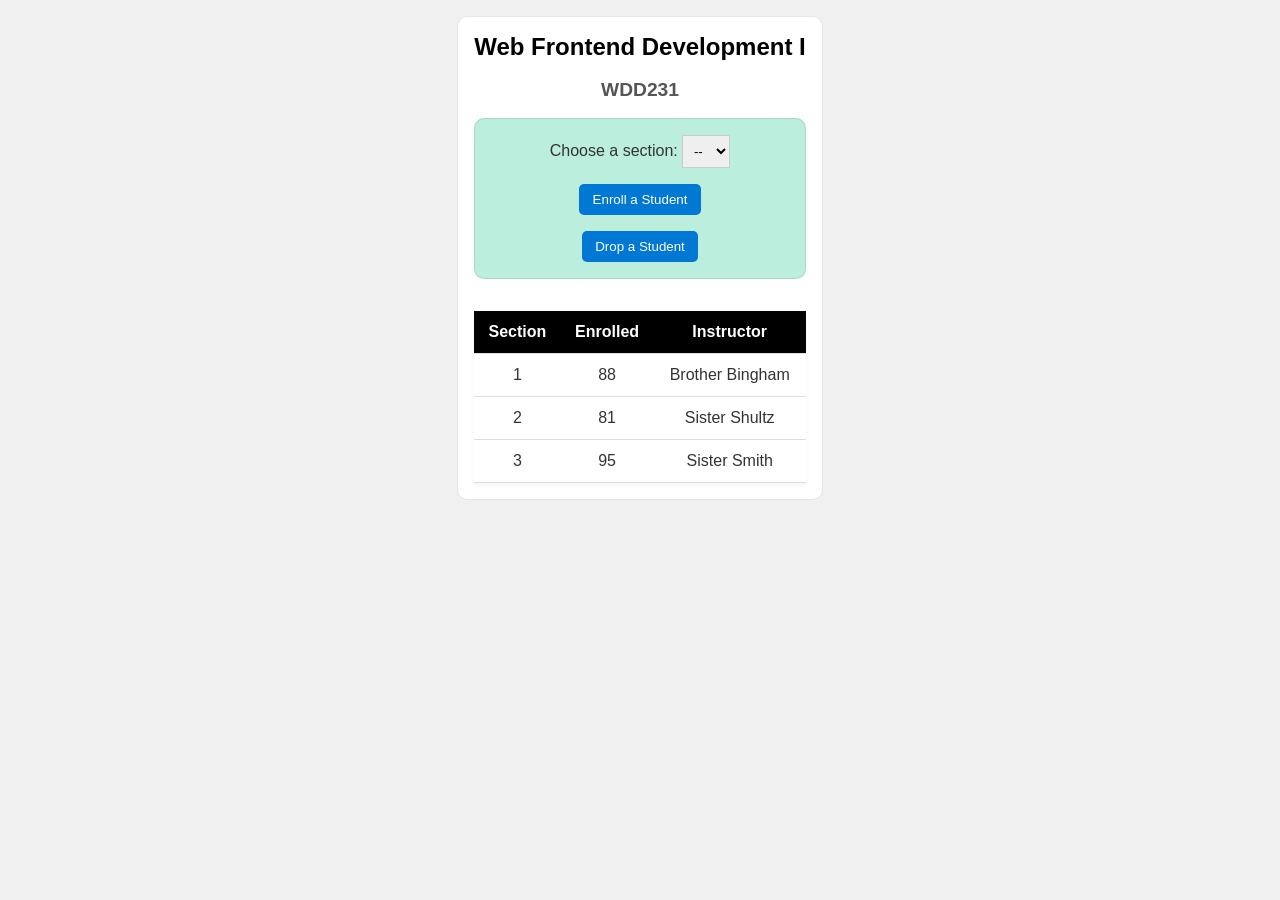
<file: week3/modules.html>
<!DOCTYPE html>
<html lang="en">

<head>
    <meta charset="UTF-8">
    <meta name="viewport" content="width=device-width, initial-scale=1.0">
    <title>Modules Example: Course and Sections</title>
    <link rel="stylesheet" href="styles/modules.css">
    <script src="scripts/modules.mjs" type="module"></script>
</head>

<body>
    <main>
        <h1 id="courseName"></h1>
        <h2 id="courseCode"></h2>

        <div id="enrollment">
            <label for="sectionNumber">Choose a section:</label>
            <select id="sectionNumber">
                <option value="0" disabled selected>--</option>
            </select>
            <button id="enrollStudent">Enroll a Student</button>
            <button id="dropStudent">Drop a Student</button>
        </div>

        <table>
            <thead>
                <tr>
                    <th>Section</th>
                    <th>Enrolled</th>
                    <th>Instructor</th>
                </tr>
            </thead>
            <tbody id="sections"></tbody>
        </table>
    </main>
</body>

</html>
</file>
<file: styles/small.css>
:root {
    --primary-color: #2c3e50;
    --light-bg: #e2e2e2;
    --white: #ffffff;
    --border-color: #767676;
    --text-color: #111111;
    --button-bg: #cccccc;
    --bg-card: #ffffff;
    --course-completed: #2a5a2a;
    --nav-separator: #444444;
    --nav-active: #1a252f;
    --nav-hover: #34495e;
}

body {
    font-family: 'Roboto', sans-serif;
    margin: 0;
    line-height: 1.6;
    color: var(--text-color);
    background-color: var(--white);
}

header {
    background-color: var(--white);
    display: flex;
    flex-wrap: wrap;
    justify-content: space-between;
    align-items: center;
}

.logo-area {
    display: flex;
    align-items: center;
    gap: 10px;
    font-size: 1.2rem;
    font-weight: bold;
    padding: 1rem;
    color: var(--text-color);
}

#menu {
    font-size: 1.5rem;
    background: var(--button-bg);
    border: 1px solid var(--border-color);
    padding: 5px 15px;
    margin: 1rem;
    cursor: pointer;
    border-radius: 4px;
    color: var(--text-color);
}

#menu::before {
    content: "☰";
}

#menu.show::before {
    content: "X";
}

nav {
    width: 100%;
    background-color: var(--primary-color);
    color: var(--white);
}

.navigation {
    list-style: none;
    padding: 0;
    margin: 0;
    display: none;
}

.navigation.show {
    display: flex;
    flex-direction: column;
}

.navigation li a {
    display: block;
    padding: 1rem;
    color: var(--white);
    text-decoration: none;
    text-align: left;
    padding-left: 2rem;
    border-top: 1px solid var(--nav-separator);
}

.navigation .active a {
    background-color: var(--nav-active);
    font-weight: bold;
}

main {
    padding: 1.5rem;
    max-width: 1200px;
    margin: 0 auto;
}

h1 {
    margin-top: 0;
    border-bottom: 1px solid var(--border-color);
    padding-bottom: 10px;
    font-weight: 400;
}

.card {
    border: 1px solid var(--border-color);
    margin-bottom: 1.5rem;
    background: var(--bg-card);
    display: flex;
    flex-direction: column;
}

.card h2 {
    background-color: var(--primary-color);
    color: var(--white);
    margin: 0;
    padding: 10px;
    font-size: 1.1rem;
    text-align: center;
    font-weight: bold;
}

.about-me {
    background-color: var(--light-bg);
}

.about-me p {
    margin: 0;
    padding: 1.5rem;
}

.photo-section {
    background-color: var(--light-bg);
}

.photo-section img {
    display: block;
    margin: 1.5rem auto;
    width: 100%;
    max-width: 250px;
    height: auto;
    border: 1px solid var(--border-color);
    background-color: var(--button-bg);
}

.certificate-section {
    background-color: var(--bg-card);
}

.filters {
    display: flex;
    justify-content: center;
    gap: 10px;
    padding: 1rem;
}

.filters button {
    flex: 1;
    padding: 10px;
    cursor: pointer;
    background: var(--button-bg);
    color: var(--text-color);
    border: 1px solid var(--border-color);
    font-weight: bold;
    border-radius: 4px;
    box-shadow: 1px 1px 3px #0000001a;
}

.course-grid {
    display: grid;
    grid-template-columns: 1fr;
    gap: 10px;
    padding: 0 1rem 1rem 1rem;
}

.course-card {
    background-color: var(--button-bg);
    color: var(--text-color);
    padding: 1rem;
    text-align: center;
    border: 1px solid var(--border-color);
    border-radius: 4px;
    font-weight: bold;
}

.course-card.completed {
    background-color: var(--course-completed);
    color: var(--white);
    border-color: var(--course-completed);
}

.credit-total {
    text-align: center;
    font-weight: bold;
    padding: 1rem;
    margin: 0;
}

footer {
    background-color: var(--light-bg);
    color: var(--text-color);
    text-align: center;
    padding: 2rem;
    border-top: 1px solid var(--border-color);
}

.social-links {
    display: flex;
    justify-content: center;
    gap: 1rem;
    margin-bottom: 1rem;
}

.social-links img {
    width: 40px;
    height: 40px;
}

footer p {
    margin: 0.5rem 0;
    font-size: 0.9rem;
}
</file>
<file: styles/larger.css>
@media screen and (min-width: 650px) {
    header {
        display: block;
        border-bottom: none;
    }

    .logo-area {
        padding: 1.5rem 2rem;
    }

    #menu {
        display: none;
    }

    .navigation {
        display: flex !important;
        justify-content: flex-start;
        padding: 0 2rem;
    }

    .navigation li {
        flex: 0 1 auto;
        max-width: none;
    }

    .navigation li a {
        border-top: none;
        padding: 0.8rem 1.5rem;
        text-align: center;
        border-right: 1px solid var(--nav-separator);
        transition: background 0.3s;
    }

    .navigation li:first-child a {
        border-left: 1px solid var(--nav-separator);
    }

    .navigation li a:hover {
        background-color: var(--nav-hover);
    }

    .top-sections {
        display: grid;
        grid-template-columns: 2fr 1fr;
        gap: 20px;
        align-items: stretch;
    }

    .filters {
        gap: 20px;
        padding: 1rem 2rem;
    }

    .course-grid {
        grid-template-columns: repeat(3, 1fr);
        gap: 20px;
        padding: 0 2rem 2rem 2rem;
    }
}
</file>
<file: chamber/styles/small.css>
:root {
    --primary-bg: #e0e0e0;
    --text-dark: #1a1a1a;
    --card-bg: #d3d3d3;
    --header-bg: #f5f5f5;
    --footer-bg: #e0e0e0;
    --body-bg: #fafafa;
    --border-light: #cccccc;
    --border-medium: #999999;
    --border-dark: #aaaaaa;
    --card-header-bg: #c0c0c0;
    --transparent: #00000000;
    --white: #ffffff;
    --hero-bg-tint: rgba(0, 0, 0, 0.4);
    --required-color: #8B0000;
    --success-color: #1B5E20;
    --success-hover: #2e7d32;
    --info-btn-color: #34495e;
    --info-btn-hover: #23395f;
    --success-icon: #4CAF50;
    --error-color: #f44336;
    --green-light-bg: rgba(27, 94, 32, 0.05);
    --modal-overlay: rgba(0, 0, 0, 0.7);
    --text-muted: #666666;
    --primary-blue: #0056b3;
    --primary-blue-dark: #003d82;
    --blue-light-bg: rgba(33, 150, 243, 0.05);
    --blue-light-text: #66B2FF;
    --green-light-text: #66BB6A;
    --text-light-dark: #aaaaaa;
    --text-light-lighter: #bbbbbb;
    --dark-input-bg: #3a3a3a;
    --dark-input-border: #555555;
    --dark-text-light: #cccccc;
    --dark-box-bg: #3a3a3a;
}

body.dark-mode {
    --primary-bg: #121212;
    --text-dark: #ffffff;
    --card-bg: #2a2a2a;
    --header-bg: #1e1e1e;
    --footer-bg: #1e1e1e;
    --body-bg: #121212;
    --card-header-bg: #333333;
    background-color: var(--primary-bg);
    color: var(--text-dark);
}

* {
    box-sizing: border-box;
    margin: 0;
    padding: 0;
}

body {
    font-family: 'Roboto', Arial, sans-serif;
    color: var(--text-dark);
    line-height: 1.5;
    background-color: var(--body-bg);
}

header {
    background-color: var(--header-bg);
    border-bottom: 2px solid var(--border-light);
}

.header-container {
    display: flex;
    justify-content: space-between;
    align-items: center;
    padding: 1rem;
}

.logo-container {
    display: flex;
    align-items: center;
    gap: 10px;
}

body.dark-mode .logo-container img {
    filter: brightness(0) invert(1);
    transition: filter 0.3s ease;
}

.site-title h1 {
    font-size: 1.2rem;
    margin: 0;
}

.site-title p {
    font-size: 0.9rem;
    margin: 0;
}

.nav-controls-container {
    display: flex;
    align-items: center;
    gap: 15px;
}

.desktop-nav {
    display: none;
}

.header-controls {
    display: flex;
    gap: 10px;
    align-items: center;
}

#dark-mode-btn,
#menu-btn {
    font-size: 1.5rem;
    background: none;
    border: none;
    cursor: pointer;
    color: var(--text-dark);
}

.mobile-nav {
    display: none;
    background-color: var(--header-bg);
}

.mobile-nav.open {
    display: block;
}

.mobile-nav ul {
    list-style: none;
    padding: 0;
}

.mobile-nav li a {
    display: block;
    padding: 15px;
    text-align: center;
    text-decoration: none;
    color: var(--text-dark);
    border-top: 1px solid var(--border-light);
}

main {
    padding: 1rem;
    max-width: 1200px;
    margin: 0 auto;
}

main h2 {
    margin-bottom: 1rem;
    text-align: center;
}

.view-toggles {
    text-align: center;
    margin-bottom: 1.5rem;
}

.view-toggles button {
    padding: 8px 16px;
    margin: 0 5px;
    cursor: pointer;
    background-color: var(--card-bg);
    color: var(--text-dark);
    border: 1px solid var(--border-medium);
    border-radius: 4px;
}

#directory-container.grid {
    display: grid;
    grid-template-columns: 1fr;
    gap: 1.5rem;
}

.member-card {
    background-color: var(--card-bg);
    border: 1px solid var(--border-dark);
    border-radius: 8px;
    overflow: hidden;
    text-align: center;
}

.card-header {
    background-color: var(--card-header-bg);
    padding: 10px;
    border-bottom: 1px solid var(--border-dark);
}

.card-header h3 {
    margin: 0;
    font-size: 1.2rem;
}

.tagline {
    font-size: 0.85rem;
}

.card-body {
    display: flex;
    flex-direction: column;
    padding: 15px;
    gap: 10px;
    align-items: center;
}

.card-img-container {
    height: 100px;
    display: flex;
    justify-content: center;
    align-items: center;
}

.card-img-container img {
    max-width: 100%;
    max-height: 100px;
    object-fit: contain;
}

.card-info {
    font-size: 0.85rem;
    text-align: center;
    line-height: 1.8;
}

.card-info a {
    color: var(--text-dark);
    text-decoration: none;
}

#directory-container {
    min-height: 80vh;
}

#directory-container.list {
    display: flex;
    flex-direction: column;
    gap: 10px;
}

#directory-container.list .member-card {
    display: flex;
    flex-direction: column;
    background-color: var(--primary-bg);
    border: 1px solid var(--border-light);
    border-radius: 0;
    text-align: left;
}

#directory-container.list .card-header {
    background-color: var(--transparent);
    border-bottom: none;
    padding-bottom: 0;
}

#directory-container.list .card-body {
    flex-direction: column;
    align-items: flex-start;
    padding-top: 5px;
}

#directory-container.list .card-img-container {
    display: none;
}

#directory-container.list .card-info {
    text-align: left;
}

footer {
    background-color: var(--footer-bg);
    padding: 2rem 1rem;
    display: flex;
    flex-direction: column;
    gap: 1.5rem;
    text-align: left;
    border-top: 2px solid var(--border-light);
}

.social-icons {
    display: flex;
    gap: 48px;
    align-items: center;
}

.social-icons a {
    font-size: 3rem;
    text-decoration: none;
    color: var(--text-dark);
}

.social-icons img {
    width: 48px;
    height: 48px;
    transition: transform 0.2s ease, filter 0.3s ease;
}

.social-icons img:hover {
    transform: scale(1.1);
}

body.dark-mode .social-icons img {
    filter: brightness(0) invert(1);
}

.dev-info p,
.contact-info p {
    margin-bottom: 5px;
}

.hero {
    position: relative;
    text-align: center;
    margin-bottom: 2rem;
}

.hero img {
    width: 100%;
    height: 300px;
    object-fit: cover;
    border-radius: 8px;
    filter: brightness(0.7);
}

.hero-content {
    position: absolute;
    top: 50%;
    left: 50%;
    transform: translate(-50%, -50%);
    width: 90%;
    color: var(--white);
    text-shadow: 1px 1px 4px rgba(0, 0, 0, 0.8);
    background-color: var(--hero-bg-tint);
    padding: 20px;
    border-radius: 8px;
}

.hero-content h2 {
    font-size: 1.8rem;
    margin-bottom: 0.5rem;
}

.cta-button {
    display: inline-block;
    background-color: #0056b3;
    color: #ffffff;
    padding: 10px 20px;
    text-decoration: none;
    border-radius: 5px;
    font-weight: bold;
    margin-top: 1rem;
    transition: background-color 0.3s ease;
}

.cta-button:hover {
    background-color: #003d82;
}

.home-grid {
    display: flex;
    flex-direction: column;
    gap: 1.5rem;
    margin-bottom: 2rem;
}

.card {
    background-color: var(--card-bg);
    border: 1px solid var(--border-dark);
    border-radius: 8px;
    padding: 1.5rem;
}

.card h3 {
    text-align: center;
    margin-bottom: 1rem;
    border-bottom: 2px solid var(--border-medium);
    padding-bottom: 0.5rem;
}

.event-list {
    list-style-type: none;
}

.event-list li {
    margin-bottom: 1rem;
}

.event-list p {
    margin: 0;
    font-size: 0.9rem;
    color: var(--text-dark);
    opacity: 0.8;
}

.weather-current {
    text-align: center;
    font-size: 1.2rem;
    margin-bottom: 1rem;
}

.weather-current img {
    vertical-align: middle;
}

.weather-forecast {
    display: flex;
    justify-content: space-between;
    text-align: center;
    font-size: 0.9rem;
}

.spotlights-section h3 {
    text-align: center;
    margin-bottom: 1.5rem;
}

.spotlights-grid {
    display: flex;
    flex-direction: column;
    gap: 1.5rem;
}

.desktop-nav a,
.mobile-nav a {
    transition: color 0.3s ease, background-color 0.3s ease;
    padding: 10px 15px;
    border-radius: 4px;
}

.desktop-nav a:hover,
.mobile-nav a:hover {
    color: #0056b3;
    background-color: rgba(0, 0, 0, 0.05);
}

.desktop-nav a.active,
.mobile-nav a.active {
    color: #0056b3;
    border-bottom: 2px solid #0056b3;
    font-weight: bold;
}

body.dark-mode .desktop-nav a:hover,
body.dark-mode .mobile-nav a:hover {
    color: #66b2ff;
    background-color: rgba(255, 255, 255, 0.1);
}

body.dark-mode .desktop-nav a.active,
body.dark-mode .mobile-nav a.active {
    color: #66b2ff;
    border-bottom-color: #66b2ff;
}

.card-info a:hover {
    background-color: var(--text-dark);
    color: var(--body-bg);
    text-decoration: underline;
    transition: all 0.3s ease;
    opacity: 0.8;
}
</file>
<file: chamber/styles/larger.css>
@media screen and (min-width: 768px) {
    .header-container {
        padding: 1rem 2rem;
    }

    #menu-btn {
        display: none;
    }

    .mobile-nav {
        display: none !important;
    }

    .nav-controls-container {
        display: flex;
        align-items: center;
        gap: 30px;
    }

    .desktop-nav {
        display: block;
    }

    .desktop-nav ul {
        display: flex;
        list-style: none;
        gap: 20px;
        margin: 0;
        padding: 0;
    }

    .desktop-nav a {
        text-decoration: none;
        color: var(--text-dark);
        font-weight: bold;
    }

    #directory-container.grid {
        grid-template-columns: repeat(3, 1fr);
        gap: 1.5rem;
    }

    #directory-container.list .member-card {
        flex-direction: row;
        align-items: center;
        padding: 10px;
    }

    #directory-container.list .card-header {
        flex: 1;
        padding: 10px;
    }

    #directory-container.list .card-body {
        flex: 2;
        flex-direction: row;
        justify-content: space-around;
        padding: 0;
    }

    #directory-container.list .card-info {
        display: flex;
        justify-content: space-between;
        width: 100%;
        text-align: left;
    }

    footer {
        flex-direction: row;
        justify-content: space-between;
        align-items: center;
        padding: 2rem 5%;
    }

    .footer-col.contact-info {
        text-align: left;
        flex: 1;
    }

    .footer-col.social-icons {
        justify-content: center;
        flex: 1;
    }

    .footer-col.dev-info {
        text-align: right;
        flex: 1;
    }
}

@media screen and (min-width: 768px) {
    .hero img {
        height: 400px;
    }

    .hero-content h2 {
        font-size: 2.5rem;
    }

    .home-grid {
        display: grid;
        grid-template-columns: 1fr 1fr;
        /* Two columns side by side */
        align-items: stretch;
    }

    .spotlights-grid {
        display: grid;
        grid-template-columns: repeat(auto-fit, minmax(300px, 1fr));
        gap: 2rem;
    }
}
</file>
<file: finalproject/styles/main.css>
:root {
    --primary: #2C3E50;
    --primary-dark: #1a252f;
    --gold: #F39C12;
    --gold-light: #f5ad3f;
    --success: #27AE60;
    --danger: #E74C3C;
    --draw: #95A5A6;
    --bg-light: #ECF0F1;
    --white: #ffffff;
    --dark-text: #2C3E50;
    --light-text: #5a6f7a;
    --border: #dde3e8;
    --accent: #34495E;

    --font-heading: 'Montserrat', sans-serif;
    --font-sub: 'Poppins', sans-serif;
    --font-body: 'Inter', sans-serif;

    --max-w: 1200px;
    --radius: 8px;
    --radius-sm: 4px;
    --header-h: 70px;
    --shadow: 0 2px 8px rgba(0, 0, 0, 0.12);
    --shadow-hover: 0 4px 16px rgba(0, 0, 0, 0.15);
    --transition: all 0.3s ease;
}

*,
*::before,
*::after {
    box-sizing: border-box;
}

body {
    font-family: var(--font-body);
    color: var(--dark-text);
    background-color: var(--white);
    line-height: 1.6;
    margin: 0;
    padding: 0;
}

img {
    max-width: 100%;
    height: auto;
    display: block;
}

a {
    color: var(--gold);
    text-decoration: none;
}

a:hover {
    color: var(--gold-light);
    text-decoration: underline;
}

ul {
    list-style: none;
    padding: 0;
    margin: 0;
}

h1,
h2,
h3,
h4,
h5,
h6 {
    margin: 0 0 0.5em;
    line-height: 1.3;
}

h1 {
    font-family: var(--font-heading);
    font-size: clamp(1.8rem, 5vw, 2.8rem);
    font-weight: 700;
}

h2 {
    font-family: var(--font-heading);
    font-size: clamp(1.4rem, 3vw, 2rem);
    font-weight: 600;
}

h3 {
    font-family: var(--font-sub);
    font-size: clamp(1.1rem, 2vw, 1.4rem);
    font-weight: 500;
}

p {
    margin: 0 0 1em;
}

.sr-only {
    position: absolute;
    width: 1px;
    height: 1px;
    padding: 0;
    margin: -1px;
    overflow: hidden;
    clip: rect(0, 0, 0, 0);
    white-space: nowrap;
    border: 0;
}

:focus-visible {
    outline: 3px solid var(--gold);
    outline-offset: 3px;
    border-radius: var(--radius-sm);
}

.site-header {
    background-color: var(--primary);
    position: sticky;
    top: 0;
    z-index: 1000;
    height: var(--header-h);
}

.header-container {
    max-width: var(--max-w);
    margin: 0 auto;
    padding: 0 1.25rem;
    height: 100%;
    display: flex;
    align-items: center;
    justify-content: space-between;
    gap: 1rem;
}

.logo {
    display: flex;
    align-items: center;
    gap: 0.6rem;
    text-decoration: none;
    flex-shrink: 0;
}

.logo img {
    width: 38px;
    height: 38px;
}

.logo-text {
    display: flex;
    flex-direction: column;
    line-height: 1.1;
}

.logo-name {
    font-family: var(--font-heading);
    font-size: 1.3rem;
    font-weight: 700;
    color: var(--gold);
}

.logo-tagline {
    font-family: var(--font-sub);
    font-size: 0.6rem;
    color: rgba(255, 255, 255, 0.6);
    text-transform: uppercase;
}

.hamburger {
    display: flex;
    flex-direction: column;
    justify-content: center;
    align-items: center;
    gap: 5px;
    width: 40px;
    height: 40px;
    background: none;
    border: 2px solid rgba(255, 255, 255, 0.3);
    border-radius: var(--radius-sm);
    cursor: pointer;
    padding: 0;
}

.hamburger:hover {
    border-color: var(--gold);
}

.bar {
    display: block;
    width: 22px;
    height: 2px;
    background-color: var(--white);
    border-radius: 2px;
}

.hamburger.active .bar:nth-child(1) {
    transform: translateY(7px) rotate(45deg);
}

.hamburger.active .bar:nth-child(2) {
    opacity: 0;
    transform: scaleX(0);
}

.hamburger.active .bar:nth-child(3) {
    transform: translateY(-7px) rotate(-45deg);
}

.main-nav {
    display: none;
    position: absolute;
    top: var(--header-h);
    left: 0;
    right: 0;
    background-color: var(--primary-dark);
    box-shadow: var(--shadow);
    z-index: 999;
}

.main-nav.open {
    display: block;
}

.main-nav ul {
    display: flex;
    flex-direction: column;
    border-top: 1px solid rgba(255, 255, 255, 0.1);
}

.main-nav a {
    display: block;
    color: var(--white);
    padding: 1rem 1.5rem;
    font-family: var(--font-sub);
    font-size: 0.95rem;
    font-weight: 500;
    border-bottom: 1px solid rgba(255, 255, 255, 0.07);
    text-decoration: none;
}

.main-nav a:hover {
    background-color: rgba(243, 156, 18, 0.15);
    color: var(--gold);
    text-decoration: none;
}

.main-nav a[aria-current="page"] {
    color: var(--gold);
    background-color: rgba(243, 156, 18, 0.1);
    border-left: 3px solid var(--gold);
}

@media (min-width: 768px) {
    .hamburger {
        display: none;
    }

    .main-nav {
        display: block;
        position: static;
        background: none;
        box-shadow: none;
    }

    .main-nav ul {
        flex-direction: row;
        border-top: none;
    }

    .main-nav a {
        padding: 0 1rem;
        border-bottom: none;
        border-top: 3px solid transparent;
        height: var(--header-h);
        display: flex;
        align-items: center;
    }

    .main-nav a:hover {
        background: none;
        border-top-color: var(--gold);
    }

    .main-nav a[aria-current="page"] {
        border-top-color: var(--gold);
        border-left: none;
        background: none;
    }
}

.hero {
    background: var(--primary);
    background-image: linear-gradient(rgba(44, 62, 80, 0.8), rgba(44, 62, 80, 0.8)), url('../images/football-field.svg');
    background-size: cover;
    background-position: center;
    background-attachment: fixed;
    color: var(--white);
    padding: 5rem 1.25rem 4rem;
    text-align: center;
    position: relative;
    overflow: hidden;
}

.hero-content {
    position: relative;
    z-index: 1;
    max-width: 700px;
    margin: 0 auto;
}

.hero-badge {
    display: inline-block;
    background: rgba(243, 156, 18, 0.2);
    border: 1px solid rgba(243, 156, 18, 0.5);
    color: var(--gold);
    padding: 0.3rem 1rem;
    border-radius: 20px;
    font-size: 0.8rem;
    font-family: var(--font-sub);
    font-weight: 500;
    text-transform: uppercase;
    margin-bottom: 1.2rem;
}

.hero h1 {
    color: var(--white);
    margin-bottom: 1rem;
}

.hero h1 span {
    color: var(--gold);
}

.hero p {
    color: rgba(255, 255, 255, 0.75);
    font-size: 1.1rem;
    margin-bottom: 2rem;
    max-width: 560px;
    margin-left: auto;
    margin-right: auto;
}

.hero-actions {
    display: flex;
    gap: 1rem;
    justify-content: center;
    flex-wrap: wrap;
}

/* Buttons */

.btn {
    display: inline-flex;
    align-items: center;
    gap: 0.5rem;
    padding: 0.75rem 1.5rem;
    border-radius: var(--radius-sm);
    font-family: var(--font-sub);
    font-size: 0.9rem;
    font-weight: 500;
    cursor: pointer;
    border: 2px solid transparent;
    text-decoration: none;
    white-space: nowrap;
}

.btn-primary {
    background-color: var(--gold);
    color: #1a1a1a;
    border-color: var(--gold);
}

.btn-primary:hover {
    background-color: var(--gold-light);
    border-color: var(--gold-light);
    color: #1a1a1a;
    text-decoration: none;
}

.btn-outline {
    background: transparent;
    color: var(--white);
    border-color: rgba(255, 255, 255, 0.5);
}

.btn-outline:hover {
    background: rgba(255, 255, 255, 0.1);
    border-color: var(--white);
    color: var(--white);
    text-decoration: none;
}

.btn-sm {
    padding: 0.4rem 0.9rem;
    font-size: 0.8rem;
}

.btn-fav {
    background: none;
    border: 1px solid var(--border);
    color: var(--light-text);
    border-radius: var(--radius-sm);
    padding: 0.3rem 0.7rem;
    font-size: 0.8rem;
    cursor: pointer;
    font-family: var(--font-body);
    display: inline-flex;
    align-items: center;
    gap: 0.3rem;
}

.btn-fav:hover,
.btn-fav[aria-pressed="true"] {
    background: rgba(243, 156, 18, 0.1);
    border-color: var(--gold);
    color: var(--gold);
}

.btn-fav[aria-pressed="true"] .fav-icon {
    content: '★';
}

.container {
    max-width: var(--max-w);
    margin: 0 auto;
    padding: 0 1.25rem;
}

.section {
    padding: 3rem 1.25rem;
}

.section-alt {
    background-color: var(--bg-light);
}

.section-dark {
    background-color: var(--primary);
    color: var(--white);
}

.section-header {
    display: flex;
    align-items: baseline;
    justify-content: space-between;
    gap: 1rem;
    margin-bottom: 1.5rem;
    flex-wrap: wrap;
}

.section-header h2 {
    color: var(--primary);
}

.section-dark .section-header h2,
.section-dark h2 {
    color: var(--white);
}

.section-dark .section-header h2::after {
    background: var(--gold);
}

.section-link {
    font-family: var(--font-sub);
    font-size: 0.85rem;
    color: var(--gold);
    font-weight: 500;
    white-space: nowrap;
}

.stats-bar {
    background: var(--primary-dark);
    padding: 1.2rem 1.25rem;
}

.stats-bar-inner {
    max-width: var(--max-w);
    margin: 0 auto;
    display: grid;
    grid-template-columns: repeat(auto-fit, minmax(140px, 1fr));
    gap: 0.5rem;
    text-align: center;
}

.stat-item {
    padding: 0.5rem;
}

.stat-number {
    display: block;
    font-family: var(--font-heading);
    font-size: 1.6rem;
    font-weight: 700;
    color: var(--gold);
}

.stat-label {
    display: block;
    font-size: 0.73rem;
    color: rgba(255, 255, 255, 0.6);
    text-transform: uppercase;
}

.matches-grid {
    display: grid;
    grid-template-columns: 1fr;
    gap: 1rem;
}

@media (min-width: 640px) {
    .matches-grid {
        grid-template-columns: repeat(2, 1fr);
    }
}

@media (min-width: 1024px) {
    .matches-grid {
        grid-template-columns: repeat(3, 1fr);
    }
}

.match-card {
    background: var(--white);
    border: 1px solid var(--border);
    border-radius: var(--radius);
    overflow: hidden;
    cursor: pointer;
}

.match-card:hover {
    border-color: var(--gold);
}

.match-card-header {
    background: var(--primary);
    padding: 0.55rem 1rem;
    display: flex;
    align-items: center;
    justify-content: space-between;
    gap: 0.5rem;
}

.match-stage {
    font-family: var(--font-sub);
    font-size: 0.7rem;
    color: rgba(255, 255, 255, 0.7);
    text-transform: uppercase;
    letter-spacing: 0.8px;
}

.match-status {
    font-size: 0.7rem;
    font-weight: 600;
    padding: 0.15rem 0.5rem;
    border-radius: 20px;
    text-transform: uppercase;
    letter-spacing: 0.5px;
}

.status-upcoming {
    background: rgba(243, 156, 18, 0.2);
    color: var(--gold);
}

.status-finished {
    background: rgba(149, 165, 166, 0.2);
    color: var(--draw);
}

.status-live {
    background: rgba(231, 76, 60, 0.2);
    color: var(--danger);
}

.match-card-body {
    padding: 1rem;
}

.match-teams {
    display: flex;
    align-items: center;
    justify-content: space-between;
    gap: 0.5rem;
    margin-bottom: 0.8rem;
}

.match-team {
    display: flex;
    flex-direction: column;
    align-items: center;
    gap: 0.3rem;
    flex: 1;
    text-align: center;
}

.team-badge {
    width: 44px;
    height: 44px;
    border-radius: 50%;
    display: flex;
    align-items: center;
    justify-content: center;
    font-family: var(--font-heading);
    font-size: 0.7rem;
    font-weight: 700;
    flex-shrink: 0;
}

.team-name-card {
    font-family: var(--font-sub);
    font-size: 0.78rem;
    font-weight: 500;
    color: var(--dark-text);
    max-width: 80px;
    overflow: hidden;
    text-overflow: ellipsis;
    white-space: nowrap;
}

.match-score {
    font-family: var(--font-heading);
    font-size: 1.4rem;
    font-weight: 700;
    color: var(--primary);
    padding: 0 0.5rem;
    min-width: 60px;
    text-align: center;
}

.match-score-upcoming {
    font-size: 1rem;
    color: var(--light-text);
    font-family: var(--font-sub);
}

.match-meta {
    border-top: 1px solid var(--border);
    padding-top: 0.7rem;
    display: grid;
    grid-template-columns: 1fr 1fr;
    gap: 0.3rem;
}

.match-meta-item {
    display: flex;
    flex-direction: column;
}

.meta-label {
    font-size: 0.65rem;
    color: var(--light-text);
    text-transform: uppercase;
    letter-spacing: 0.5px;
}

.meta-value {
    font-size: 0.78rem;
    color: var(--dark-text);
    font-weight: 500;
    font-family: var(--font-sub);
    overflow: hidden;
    text-overflow: ellipsis;
    white-space: nowrap;
}

.table-wrapper {
    overflow-x: auto;
    -webkit-overflow-scrolling: touch;
    border-radius: var(--radius);
    box-shadow: var(--shadow);
    border: 1px solid var(--border);
}

.standings-table {
    width: 100%;
    border-collapse: collapse;
    white-space: nowrap;
    background: var(--white);
    font-size: 0.85rem;
}

.standings-table thead {
    background: var(--primary);
    color: var(--white);
}

.standings-table th {
    padding: 0.75rem 0.8rem;
    text-align: left;
    font-family: var(--font-sub);
    font-size: 0.72rem;
    font-weight: 600;
    letter-spacing: 0.5px;
    text-transform: uppercase;
}

.standings-table th.center,
.standings-table td.center {
    text-align: center;
}

.standings-table tbody tr {
    border-bottom: 1px solid var(--border);
}

.standings-table tbody tr:last-child {
    border-bottom: none;
}

.standings-table tbody tr:hover {
    background-color: rgba(243, 156, 18, 0.05);
}

.standings-table td {
    padding: 0.65rem 0.8rem;
    color: var(--dark-text);
}

.pos-number {
    font-family: var(--font-heading);
    font-weight: 700;
    font-size: 0.85rem;
    width: 28px;
    text-align: center;
}

.pos-knockout {
    color: var(--gold);
}

.pos-group {
    color: var(--success);
}

.pos-eliminated {
    color: var(--danger);
}

.team-cell {
    display: flex;
    align-items: center;
    gap: 0.6rem;
}

.team-badge-sm {
    width: 28px;
    height: 28px;
    border-radius: 50%;
    display: flex;
    align-items: center;
    justify-content: center;
    font-family: var(--font-heading);
    font-size: 0.55rem;
    font-weight: 700;
    flex-shrink: 0;
}

.team-info {
    display: flex;
    flex-direction: column;
}

.team-full-name {
    font-weight: 600;
    font-size: 0.85rem;
    font-family: var(--font-sub);
}

.team-country {
    font-size: 0.68rem;
    color: var(--light-text);
}

.td-pts {
    font-family: var(--font-heading);
    font-weight: 700;
    font-size: 0.95rem;
}

.form-badges {
    display: flex;
    gap: 3px;
}

.form-badge {
    display: inline-block;
    width: 18px;
    height: 18px;
    border-radius: 3px;
    font-size: 0.62rem;
    font-weight: 700;
    line-height: 18px;
    text-align: center;
    color: #fff;
}

.form-w {
    background: var(--success);
}

.form-d {
    background: var(--draw);
}

.form-l {
    background: var(--danger);
}

.table-legend {
    display: flex;
    gap: 1.5rem;
    flex-wrap: wrap;
    margin-top: 0.75rem;
    font-size: 0.78rem;
    color: var(--light-text);
    font-family: var(--font-sub);
}

.legend-item {
    display: flex;
    align-items: center;
    gap: 0.4rem;
}

.legend-dot {
    width: 10px;
    height: 10px;
    border-radius: 50%;
}

.filter-bar {
    display: flex;
    gap: 0.5rem;
    flex-wrap: wrap;
    margin-bottom: 1.5rem;
    align-items: center;
}

.filter-label {
    font-family: var(--font-sub);
    font-size: 0.85rem;
    color: var(--light-text);
    font-weight: 500;
}

.filter-btn {
    background: none;
    border: 1px solid var(--border);
    color: var(--dark-text);
    padding: 0.35rem 0.85rem;
    border-radius: 20px;
    font-family: var(--font-sub);
    font-size: 0.8rem;
    cursor: pointer;
}

.filter-btn:hover,
.filter-btn.active {
    background: var(--gold);
    border-color: var(--gold);
    color: #1a1a1a;
}

.filter-select {
    border: 1px solid var(--border);
    padding: 0.4rem 0.8rem;
    border-radius: var(--radius-sm);
    font-family: var(--font-body);
    font-size: 0.85rem;
    color: var(--dark-text);
    background: var(--white);
    cursor: pointer;
}

.filter-select:focus {
    outline: 2px solid var(--gold);
    outline-offset: 2px;
}

.scorers-grid {
    display: grid;
    grid-template-columns: 1fr;
    gap: 0.75rem;
}

@media (min-width: 640px) {
    .scorers-grid {
        grid-template-columns: repeat(2, 1fr);
    }
}

@media (min-width: 900px) {
    .scorers-grid {
        grid-template-columns: repeat(3, 1fr);
    }
}

.scorer-card {
    background: var(--white);
    border: 1px solid var(--border);
    border-radius: var(--radius);
    padding: 1rem;
    display: flex;
    align-items: center;
    gap: 1rem;
}

.scorer-card:hover {
    border-color: var(--gold);
}

.scorer-rank {
    font-family: var(--font-heading);
    font-size: 1.4rem;
    font-weight: 700;
    color: var(--border);
    min-width: 32px;
    text-align: center;
}

.scorer-rank.top-1 {
    color: #FFD700;
}

.scorer-rank.top-2 {
    color: #C0C0C0;
}

.scorer-rank.top-3 {
    color: #CD7F32;
}

.scorer-info {
    flex: 1;
    min-width: 0;
}

.scorer-name {
    font-family: var(--font-sub);
    font-weight: 600;
    font-size: 0.9rem;
    overflow: hidden;
    text-overflow: ellipsis;
    white-space: nowrap;
}

.scorer-team {
    font-size: 0.75rem;
    color: var(--light-text);
}

.scorer-goals {
    font-family: var(--font-heading);
    font-size: 1.5rem;
    font-weight: 700;
    color: var(--gold);
}

.scorer-goals-label {
    font-size: 0.65rem;
    color: var(--light-text);
    text-align: center;
    display: block;
    text-transform: uppercase;
}


.analysis-card {
    background: var(--white);
    border: 1px solid var(--border);
    border-radius: var(--radius);
    overflow: hidden;
    margin-bottom: 1.25rem;
}

.analysis-card-header {
    background: var(--primary);
    padding: 0.8rem 1.2rem;
    display: flex;
    align-items: center;
    justify-content: space-between;
}

.analysis-stage {
    font-family: var(--font-sub);
    font-size: 0.72rem;
    color: rgba(255, 255, 255, 0.6);
    text-transform: uppercase;
    letter-spacing: 0.8px;
}

.analysis-date {
    font-size: 0.78rem;
    color: var(--gold);
    font-family: var(--font-sub);
}

.analysis-card-body {
    padding: 1.2rem;
}

.analysis-teams {
    display: flex;
    align-items: center;
    justify-content: center;
    gap: 1rem;
    margin-bottom: 1rem;
}

.analysis-team {
    display: flex;
    flex-direction: column;
    align-items: center;
    gap: 0.4rem;
    min-width: 80px;
}

.analysis-team-name {
    font-family: var(--font-sub);
    font-size: 0.85rem;
    font-weight: 600;
    text-align: center;
}

.vs-divider {
    font-family: var(--font-heading);
    font-size: 0.8rem;
    color: var(--light-text);
    font-weight: 700;
}

.prob-section {
    margin-top: 1rem;
    border-top: 1px solid var(--border);
    padding-top: 1rem;
}

.prob-label-row {
    display: flex;
    justify-content: space-between;
    font-family: var(--font-sub);
    font-size: 0.72rem;
    color: var(--light-text);
    margin-bottom: 0.4rem;
    text-transform: uppercase;
    letter-spacing: 0.5px;
}

.prob-bar-container {
    display: flex;
    height: 8px;
    border-radius: 4px;
    overflow: hidden;
    margin-bottom: 0.3rem;
}

.prob-home {
    background: var(--success);
}

.prob-draw {
    background: var(--draw);
}

.prob-away {
    background: var(--danger);
}

.prob-values {
    display: flex;
    justify-content: space-between;
    font-family: var(--font-heading);
    font-size: 0.85rem;
    font-weight: 700;
}

.prob-home-val {
    color: var(--success);
}

.prob-draw-val {
    color: var(--draw);
}

.prob-away-val {
    color: var(--danger);
}

.xg-row {
    display: flex;
    justify-content: space-between;
    align-items: center;
    margin-top: 0.7rem;
    padding-top: 0.7rem;
    border-top: 1px solid var(--border);
    font-size: 0.78rem;
}

.xg-label {
    color: var(--light-text);
    font-family: var(--font-sub);
}

.xg-value {
    font-family: var(--font-heading);
    font-weight: 700;
    color: var(--primary);
    font-size: 0.9rem;
}

.analysis-actions {
    display: flex;
    justify-content: flex-end;
    padding: 0.75rem 1.2rem;
    border-top: 1px solid var(--border);
    background: var(--bg-light);
}

.mini-standings {
    background: var(--white);
    border-radius: var(--radius);
    overflow: hidden;
    box-shadow: var(--shadow);
    border: 1px solid var(--border);
}

.mini-standings-row {
    display: grid;
    grid-template-columns: 28px 1fr 32px 32px 32px 36px;
    gap: 0.3rem;
    align-items: center;
    padding: 0.55rem 0.8rem;
    border-bottom: 1px solid var(--border);
    font-size: 0.8rem;
}

.mini-standings-row:last-child {
    border-bottom: none;
}

.mini-standings-row:first-child {
    background: var(--primary);
    color: var(--white);
    font-family: var(--font-sub);
    font-size: 0.68rem;
    text-transform: uppercase;
    letter-spacing: 0.5px;
}

.mini-standings-row:hover:not(:first-child) {
    background: rgba(243, 156, 18, 0.05);
}

.mini-pos {
    font-family: var(--font-heading);
    font-weight: 700;
    text-align: center;
}

.mini-team {
    font-family: var(--font-sub);
    font-weight: 500;
    overflow: hidden;
    text-overflow: ellipsis;
    white-space: nowrap;
}

.mini-pts {
    font-family: var(--font-heading);
    font-weight: 700;
    text-align: center;
    color: var(--gold);
}

.mini-num {
    text-align: center;
    color: var(--light-text);
}

.cta-section {
    background: var(--primary-dark);
    padding: 3.5rem 1.25rem;
    text-align: center;
    color: var(--white);
}

.cta-section h2 {
    color: var(--white);
    margin-bottom: 0.75rem;
}

.cta-section p {
    color: rgba(255, 255, 255, 0.7);
    max-width: 480px;
    margin: 0 auto 2rem;
}

.form-section {
    max-width: 680px;
    margin: 0 auto;
    padding: 3rem 1.25rem;
}

.form-card {
    background: var(--white);
    border: 1px solid var(--border);
    border-radius: var(--radius);
    padding: 2rem;
    box-shadow: var(--shadow);
}

.form-group {
    margin-bottom: 1.25rem;
}

.form-label {
    display: block;
    font-family: var(--font-sub);
    font-size: 0.88rem;
    font-weight: 500;
    color: var(--dark-text);
    margin-bottom: 0.4rem;
}

.form-label .required {
    color: var(--danger);
    margin-left: 2px;
}

.form-input,
.form-select,
.form-textarea {
    width: 100%;
    padding: 0.65rem 0.9rem;
    border: 1px solid var(--border);
    border-radius: var(--radius-sm);
    font-family: var(--font-body);
    font-size: 0.9rem;
    color: var(--dark-text);
    background: var(--white);
}

.form-input:focus,
.form-select:focus,
.form-textarea:focus {
    outline: none;
    border-color: var(--gold);
    box-shadow: 0 0 0 3px rgba(243, 156, 18, 0.15);
}

.form-textarea {
    resize: vertical;
    min-height: 100px;
}

.form-checkbox-group,
.form-radio-group {
    display: flex;
    flex-direction: column;
    gap: 0.5rem;
}

.form-check {
    display: flex;
    align-items: center;
    gap: 0.6rem;
    cursor: pointer;
    font-size: 0.88rem;
    color: var(--dark-text);
}

.form-check input[type="checkbox"],
.form-check input[type="radio"] {
    width: 16px;
    height: 16px;
    accent-color: var(--gold);
    cursor: pointer;
    flex-shrink: 0;
}

.form-hint {
    font-size: 0.75rem;
    color: var(--light-text);
    margin-top: 0.3rem;
}

.form-error {
    font-size: 0.75rem;
    color: var(--danger);
    margin-top: 0.3rem;
    display: none;
}

.form-error.visible {
    display: block;
}

.form-actions {
    display: flex;
    gap: 1rem;
    justify-content: flex-end;
    flex-wrap: wrap;
    margin-top: 1.5rem;
}

.btn-submit {
    background: var(--gold);
    color: #1a1a1a;
    border: 2px solid var(--gold);
    padding: 0.75rem 2rem;
    border-radius: var(--radius-sm);
    font-family: var(--font-sub);
    font-weight: 600;
    font-size: 0.95rem;
    cursor: pointer;
    transition: var(--transition);
}

.btn-submit:hover {
    background: var(--gold-light);
    border-color: var(--gold-light);
}

.btn-reset {
    background: none;
    border: 1px solid var(--border);
    color: var(--light-text);
    padding: 0.75rem 1.5rem;
    border-radius: var(--radius-sm);
    font-family: var(--font-sub);
    font-size: 0.9rem;
    cursor: pointer;
}

.btn-reset:hover {
    border-color: var(--accent);
    color: var(--dark-text);
}

.modal-overlay {
    position: fixed;
    inset: 0;
    background: rgba(0, 0, 0, 0.7);
    z-index: 2000;
    display: flex;
    align-items: center;
    justify-content: center;
    padding: 1rem;
    opacity: 0;
    visibility: hidden;
}

.modal-overlay.open {
    opacity: 1;
    visibility: visible;
}

.modal-container {
    background: var(--white);
    border-radius: var(--radius);
    box-shadow: 0 20px 60px rgba(0, 0, 0, 0.4);
    width: 100%;
    max-width: 540px;
    max-height: 90vh;
    overflow-y: auto;
}

.modal-header {
    background: var(--primary);
    color: var(--white);
    padding: 1.2rem 1.5rem;
    display: flex;
    align-items: center;
    justify-content: space-between;
    border-radius: var(--radius) var(--radius) 0 0;
}

.modal-title {
    font-family: var(--font-heading);
    font-size: 1.1rem;
    font-weight: 700;
    margin: 0;
}

.modal-close {
    background: none;
    border: none;
    color: rgba(255, 255, 255, 0.7);
    font-size: 1.5rem;
    cursor: pointer;
    line-height: 1;
    padding: 0.2rem 0.5rem;
    border-radius: var(--radius-sm);
}

.modal-close:hover {
    color: var(--white);
    background: rgba(255, 255, 255, 0.1);
}

.modal-body {
    padding: 1.5rem;
}

.h2h-stats {
    display: grid;
    grid-template-columns: 1fr auto 1fr;
    gap: 0.5rem;
    text-align: center;
    margin-bottom: 1.5rem;
}

.h2h-num {
    font-family: var(--font-heading);
    font-size: 2rem;
    font-weight: 700;
}

.h2h-team-label {
    font-family: var(--font-sub);
    font-size: 0.75rem;
    color: var(--light-text);
}

.h2h-vs {
    font-weight: 700;
    color: var(--light-text);
    align-self: center;
}

.h2h-bar {
    height: 10px;
    border-radius: 5px;
    overflow: hidden;
    display: flex;
    margin-bottom: 1.5rem;
}

.h2h-bar-home {
    background: var(--success);
}

.h2h-bar-draw {
    background: var(--draw);
}

.h2h-bar-away {
    background: var(--danger);
}

.modal-detail-row {
    display: flex;
    justify-content: space-between;
    padding: 0.6rem 0;
    border-bottom: 1px solid var(--border);
    font-size: 0.88rem;
}

.modal-detail-row:last-child {
    border-bottom: none;
}

.modal-detail-key {
    color: var(--light-text);
    font-family: var(--font-sub);
}

.modal-detail-val {
    font-weight: 600;
}

.site-footer {
    background: var(--primary-dark);
    color: rgba(255, 255, 255, 0.7);
    padding: 2.5rem 1.25rem 1.5rem;
}

.footer-grid {
    max-width: var(--max-w);
    margin: 0 auto;
    display: grid;
    grid-template-columns: 1fr;
    gap: 2rem;
    margin-bottom: 2rem;
}

@media (min-width: 640px) {
    .footer-grid {
        grid-template-columns: repeat(2, 1fr);
    }
}

@media (min-width: 900px) {
    .footer-grid {
        grid-template-columns: 2fr 1fr 1fr;
    }
}

.footer-brand .logo-name {
    color: var(--gold);
}

.footer-brand .logo-tagline {
    color: rgba(255, 255, 255, 0.4);
}

.footer-desc {
    font-size: 0.82rem;
    margin-top: 0.75rem;
    line-height: 1.7;
    color: rgba(255, 255, 255, 0.5);
}

.footer-heading {
    font-family: var(--font-sub);
    font-size: 0.78rem;
    font-weight: 600;
    color: var(--white);
    text-transform: uppercase;
    letter-spacing: 1px;
    margin-bottom: 0.75rem;
}

.footer-links {
    display: flex;
    flex-direction: column;
    gap: 0.4rem;
}

.highlight-container {
    background: var(--white);
    border-radius: var(--radius);
    padding: 2rem;
    box-shadow: var(--shadow);
    border: 1px solid var(--border);
}

.analysis-methods {
    display: grid;
    grid-template-columns: repeat(auto-fit, minmax(200px, 1fr));
    gap: 1.25rem;
}

.method-card {
    background: var(--bg-light);
    border-radius: var(--radius);
    padding: 1.25rem;
    text-align: center;
}

.method-icon {
    font-size: 2rem;
    margin-bottom: 0.5rem;
}

.method-title {
    font-size: 0.95rem;
    color: var(--primary);
    margin-bottom: 0.4rem;
    margin: 0 0 0.4rem 0;
}

.method-desc {
    font-size: 0.8rem;
    color: var(--light-text);
    margin: 0;
}

.attr-title {
    font-family: var(--font-heading);
    color: var(--primary);
    margin-bottom: 0.5rem;
}

.attr-intro {
    color: var(--light-text);
    margin-bottom: 2rem;
}

.attr-footer {
    margin-top: 2rem;
    padding-top: 1rem;
    border-top: 1px solid var(--border);
    font-size: 0.85rem;
    color: var(--light-text);
}

.attr-back-link {
    margin-top: 1rem;
}

.attr-back-link a {
    color: var(--primary);
}

.action-success-icon {
    font-size: 3rem;
    margin-bottom: 0.75rem;
    text-align: center;
}

.action-success-message {
    color: var(--light-text);
    font-size: 0.9rem;
    margin-bottom: 0;
}

.action-button-group {
    margin-top: 1.5rem;
    display: flex;
    gap: 1rem;
    flex-wrap: wrap;
}

.container-padded {
    padding-top: 2rem;
    padding-bottom: 2rem;
}

.footer-links a {
    color: rgba(255, 255, 255, 0.55);
    font-size: 0.83rem;
    text-decoration: none;
}

.footer-links a:hover {
    color: var(--gold);
}

.footer-bottom {
    max-width: var(--max-w);
    margin: 0 auto;
    padding-top: 1.5rem;
    border-top: 1px solid rgba(255, 255, 255, 0.08);
    display: flex;
    align-items: center;
    justify-content: space-between;
    gap: 1rem;
    flex-wrap: wrap;
    font-size: 0.78rem;
    color: rgba(255, 255, 255, 0.35);
}

.footer-bottom-links {
    display: flex;
    gap: 1.25rem;
}

.footer-bottom-links a {
    color: rgba(255, 255, 255, 0.35);
    text-decoration: none;
    font-size: 0.78rem;
}

.footer-bottom-links a:hover {
    color: var(--gold);
}

.page-hero {
    background: var(--primary);
    background-image: linear-gradient(rgba(44, 62, 80, 0.85), rgba(44, 62, 80, 0.85)), url('../images/football-field.svg');
    background-size: cover;
    background-position: center;
    background-attachment: fixed;
    padding: 2.5rem 1.25rem;
    color: var(--white);
}

.page-hero-inner {
    max-width: var(--max-w);
    margin: 0 auto;
}

.page-hero h1 {
    margin-bottom: 0.4rem;
}

.page-hero h1 span {
    color: var(--gold);
}

.page-hero p {
    color: rgba(255, 255, 255, 0.65);
    font-size: 0.95rem;
    margin: 0;
}

.breadcrumb {
    font-size: 0.78rem;
    color: rgba(255, 255, 255, 0.5);
    margin-bottom: 0.75rem;
    font-family: var(--font-sub);
}

.breadcrumb a {
    color: var(--gold);
    text-decoration: none;
}

.breadcrumb a:hover {
    text-decoration: underline;
}

.breadcrumb span {
    margin: 0 0.4rem;
}

.attr-section {
    max-width: 800px;
    margin: 0 auto;
    padding: 3rem 1.25rem;
}

.attr-section h2 {
    color: var(--primary);
}

.attr-list {
    list-style: disc;
    padding-left: 1.5rem;
}

.attr-list li {
    margin-bottom: 0.5rem;
    font-size: 0.9rem;
    color: var(--dark-text);
}

.attr-list a {
    color: var(--primary);
}

.loading-spinner {
    display: flex;
    flex-direction: column;
    align-items: center;
    justify-content: center;
    padding: 3rem;
    gap: 1rem;
    color: var(--light-text);
    font-family: var(--font-sub);
}

.spinner {
    width: 40px;
    height: 40px;
    border: 3px solid var(--border);
    border-top-color: var(--gold);
    border-radius: 50%;
    animation: spin 0.8s linear infinite;
}

@keyframes spin {
    to {
        transform: rotate(360deg);
    }
}

.error-msg {
    background: rgba(231, 76, 60, 0.08);
    border: 1px solid rgba(231, 76, 60, 0.3);
    border-radius: var(--radius);
    padding: 1.5rem;
    text-align: center;
    color: var(--danger);
    font-family: var(--font-sub);
    font-size: 0.9rem;
}

.no-results {
    padding: 3rem;
    text-align: center;
    color: var(--light-text);
    font-family: var(--font-sub);
}

/* Form Action Page */

.action-card {
    background: var(--white);
    border: 1px solid var(--border);
    border-radius: var(--radius);
    padding: 2rem;
    box-shadow: var(--shadow);
    max-width: 600px;
    margin: 3rem auto;
}

.action-card h2 {
    color: var(--success);
    margin-bottom: 0.5rem;
}

.submitted-data {
    background: var(--bg-light);
    border-radius: var(--radius-sm);
    padding: 1.25rem;
    margin-top: 1.5rem;
}

.data-row {
    display: flex;
    padding: 0.5rem 0;
    border-bottom: 1px solid var(--border);
    font-size: 0.88rem;
    gap: 1rem;
}

.data-row:last-child {
    border-bottom: none;
}

.data-key {
    font-weight: 600;
    min-width: 140px;
    color: var(--primary);
    font-family: var(--font-sub);
}

.data-val {
    color: var(--dark-text);
}

@media (max-width: 480px) {
    .hero {
        padding: 3.5rem 1rem 3rem;
    }

    .match-card-body {
        padding: 0.75rem;
    }

    .team-name-card {
        font-size: 0.7rem;
        max-width: 65px;
    }

    .section-header {
        flex-direction: column;
        align-items: flex-start;
        gap: 0.5rem;
    }
}

@media (prefers-reduced-motion: reduce) {
    * {
        animation-duration: 0.01ms !important;
        transition-duration: 0.01ms !important;
    }
}
</file>
<file: chamber/styles/discover.css>
.discover-main {
    max-width: 1200px;
    margin: 0 auto;
    padding: 1rem;
}

.discover-hero {
    position: relative;
    text-align: center;
    margin-bottom: 2rem;
}

.discover-hero img {
    width: 100%;
    height: 300px;
    object-fit: cover;
    border-radius: 8px;
    filter: brightness(0.7);
    display: block;
}

.hero-discover-content {
    position: absolute;
    top: 50%;
    left: 50%;
    transform: translate(-50%, -50%);
    width: 90%;
    color: white;
    text-shadow: 1px 1px 4px rgba(0, 0, 0, 0.8);
    background-color: rgba(0, 0, 0, 0.4);
    padding: 20px;
    border-radius: 8px;
}

.hero-discover-content h2 {
    font-size: 1.8rem;
    margin-bottom: 0.5rem;
    margin: 0;
}

.hero-discover-content p {
    font-size: 1rem;
    margin: 0;
}

.visit-message {
    text-align: center;
    margin-bottom: 2rem;
    padding: 1rem;
    background-color: var(--blue-light-bg);
    border-left: 4px solid var(--primary-blue);
    border-radius: 4px;
}

.visit-info {
    margin: 0;
    font-weight: 500;
    color: var(--primary-blue);
}

.visit-info.welcome {
    font-size: 1.1rem;
    color: var(--success-color);
}

.visit-info.recent {
    font-size: 1.1rem;
    color: var(--primary-blue);
}

.attractions-container {
    display: grid;
    grid-template-columns: 1fr;
    gap: 1.5rem;
    grid-template-areas:
        "item1"
        "item2"
        "item3"
        "item4"
        "item5"
        "item6"
        "item7"
        "item8";
}

.attraction-card {
    background-color: var(--card-bg);
    border: 1px solid var(--border-dark);
    border-radius: 8px;
    overflow: hidden;
    padding: 1rem;
    display: flex;
    flex-direction: column;
    gap: 0.75rem;
}

.attraction-card h2 {
    font-size: 1.3rem;
    margin: 0;
    color: var(--text-dark);
}

.attraction-card figure {
    margin: 0;
    overflow: hidden;
    border-radius: 4px;
}

.attraction-card figure img {
    width: 100%;
    height: 200px;
    object-fit: cover;
    display: block;
}

.attraction-card address {
    font-style: normal;
    color: var(--text-muted);
    font-size: 0.9rem;
    line-height: 1.4;
}

.attraction-card p {
    font-size: 0.95rem;
    line-height: 1.5;
    margin: 0;
    color: var(--text-dark);
}

.learn-more-btn {
    padding: 0.75rem 1.5rem;
    background-color: var(--info-btn-color);
    color: white;
    border: none;
    border-radius: 4px;
    cursor: pointer;
    font-weight: bold;
    transition: background-color 0.3s ease;
    align-self: flex-start;
}

.learn-more-btn:hover {
    background-color: var(--info-btn-hover);
}

@media screen and (min-width: 641px) {
    .discover-hero img {
        height: 350px;
    }

    .hero-discover-content h2 {
        font-size: 2.2rem;
    }

    .hero-discover-content p {
        font-size: 1.1rem;
    }

    .attractions-container {
        grid-template-columns: repeat(2, 1fr);
        gap: 1.5rem;
        grid-template-areas:
            "item1 item2"
            "item3 item4"
            "item5 item6"
            "item7 item8";
    }

    .attraction-card {
        padding: 1.2rem;
    }

    .attraction-card h2 {
        font-size: 1.4rem;
    }
}

@media screen and (min-width: 1025px) {
    .discover-main {
        padding: 2rem;
    }

    .discover-hero {
        margin-bottom: 2.5rem;
    }

    .discover-hero img {
        height: 400px;
    }

    .hero-discover-content h2 {
        font-size: 2.8rem;
    }

    .hero-discover-content p {
        font-size: 1.2rem;
    }

    .attractions-container {
        grid-template-columns: repeat(4, 1fr);
        gap: 2rem;
        grid-template-areas:
            "item1 item2 item3 item4"
            "item5 item6 item7 item8";
    }

    .attraction-card {
        padding: 1.5rem;
        transition: transform 0.3s ease, box-shadow 0.3s ease;
    }

    .attraction-card:hover {
        transform: translateY(-5px);
        box-shadow: 0 8px 16px rgba(0, 0, 0, 0.15);
    }

    .attraction-card h2 {
        font-size: 1.5rem;
    }

    .attraction-card figure img {
        transition: transform 0.3s ease, filter 0.3s ease;
    }

    .attraction-card:hover figure img {
        transform: scale(1.05);
        filter: brightness(0.85) saturate(1.2);
    }

    .learn-more-btn {
        transition: background-color 0.3s ease, transform 0.2s ease;
    }

    .learn-more-btn:hover {
        background-color: var(--info-btn-hover);
        transform: scale(1.05);
    }
}

body.dark-mode .discover-hero {
    background: linear-gradient(135deg, var(--primary-blue), var(--primary-blue-dark));
}

body.dark-mode .visit-message {
    background-color: rgba(33, 150, 243, 0.1);
}

body.dark-mode .attraction-card {
    background-color: var(--card-bg);
    border-color: var(--border-dark);
}

body.dark-mode .attraction-card h2,
body.dark-mode .attraction-card p {
    color: var(--text-dark);
}

body.dark-mode .attraction-card address {
    color: var(--text-light-dark);
}

body.dark-mode .learn-more-btn {
    background-color: var(--info-btn-color);
}

body.dark-mode .learn-more-btn:hover {
    background-color: var(--info-btn-hover);
}
</file>
<file: chamber/styles/join.css>
.join-main {
    padding: 2rem 1rem;
    max-width: 1200px;
    margin: 0 auto;
}

.join-main h2 {
    text-align: center;
    margin-bottom: 0.5rem;
    font-size: 2rem;
}

.intro-text {
    text-align: center;
    color: var(--text-dark);
    margin-bottom: 2rem;
    line-height: 1.6;
}

.join-container {
    display: flex;
    flex-direction: column;
    gap: 2rem;
}

.form-section {
    background: var(--card-bg);
    padding: 2rem;
    border-radius: 8px;
    box-shadow: 0 2px 8px rgba(0, 0, 0, 0.1);
}

#membership-form {
    display: grid;
    grid-template-columns: 1fr;
    gap: 1.5rem;
}

label {
    display: flex;
    flex-direction: column;
    gap: 0.5rem;
    font-weight: 500;
    color: var(--text-dark);
}

.label-text {
    display: inline;
}

.required {
    color: var(--required-color);
    font-weight: bold;
    margin-left: 0.2rem;
}

input[type="text"],
input[type="email"],
input[type="tel"],
select,
textarea {
    padding: 0.75rem;
    border: 1px solid var(--border-light);
    border-radius: 4px;
    font-family: inherit;
    font-size: 1rem;
    background-color: var(--white);
    color: var(--text-dark);
    transition: border-color 0.3s ease, box-shadow 0.3s ease;
}

input[type="text"]:focus,
input[type="email"]:focus,
input[type="tel"]:focus,
select:focus,
textarea:focus {
    outline: none;
    border-color: var(--border-medium);
    box-shadow: 0 0 0 3px rgba(26, 26, 26, 0.1);
}

input[type="text"]:invalid:not(:placeholder-shown),
input[type="email"]:invalid:not(:placeholder-shown),
input[type="tel"]:invalid:not(:placeholder-shown) {
    border-color: var(--error-color);
}

textarea {
    resize: vertical;
    min-height: 120px;
}

.submit-btn {
    padding: 0.75rem 2rem;
    background-color: var(--success-color);
    color: var(--white);
    border: none;
    border-radius: 4px;
    font-size: 1rem;
    font-weight: bold;
    cursor: pointer;
    transition: background-color 0.3s ease, transform 0.2s ease;
    grid-column: 1 / -1;
}

.submit-btn:hover {
    background-color: var(--success-hover);
    transform: translateY(-2px);
    box-shadow: 0 4px 12px rgba(27, 94, 32, 0.3);
}

.submit-btn:active {
    transform: translateY(0);
}

.membership-levels {
    display: flex;
    flex-direction: column;
    gap: 1.5rem;
}

.membership-levels h3 {
    text-align: center;
    font-size: 1.5rem;
    margin: 0;
}

.levels-container {
    display: grid;
    grid-template-columns: repeat(auto-fit, minmax(250px, 1fr));
    gap: 1.5rem;
}

.membership-card {
    background: var(--card-bg);
    border-radius: 8px;
    padding: 2rem;
    text-align: center;
    border: 2px solid var(--border-light);
    transition: transform 0.3s ease, box-shadow 0.3s ease;
    animation: slideInUp 0.6s ease-out forwards;
    opacity: 0;
}

.np-card {
    animation-delay: 0.1s;
}

.bronze-card {
    animation-delay: 0.2s;
}

.silver-card {
    animation-delay: 0.3s;
}

.gold-card {
    animation-delay: 0.4s;
}

@keyframes slideInUp {
    from {
        opacity: 0;
        transform: translateY(30px);
    }

    to {
        opacity: 1;
        transform: translateY(0);
    }
}

.membership-card h4 {
    font-size: 1.2rem;
    margin: 0 0 0.5rem 0;
}

.membership-card .price {
    font-size: 1.8rem;
    font-weight: bold;
    color: var(--success-color);
    margin: 0.5rem 0;
}

.membership-card .description {
    color: var(--text-dark);
    margin: 0.5rem 0 1.5rem 0;
    font-size: 0.95rem;
}

.info-btn {
    padding: 0.6rem 1.2rem;
    background-color: var(--info-btn-color);
    color: var(--white);
    border: none;
    border-radius: 4px;
    cursor: pointer;
    font-size: 0.95rem;
    font-weight: 500;
    transition: background-color 0.3s ease, transform 0.2s ease;
    width: 100%;
}

.info-btn:hover {
    background-color: var(--info-btn-hover);
    transform: translateY(-2px);
}

.info-btn:focus {
    outline: 2px solid var(--info-btn-color);
    outline-offset: 2px;
}

/* Card interaction effects */
.membership-card:hover {
    transform: translateY(-8px);
    box-shadow: 0 8px 16px rgba(0, 0, 0, 0.15);
}

.modal {
    display: none;
    position: fixed;
    z-index: 1000;
    left: 0;
    top: 0;
    width: 100%;
    height: 100%;
    background-color: var(--modal-overlay);
    animation: fadeIn 0.3s ease-out;
}

.modal.show {
    display: flex;
    align-items: center;
    justify-content: center;
}

@keyframes fadeIn {
    from {
        opacity: 0;
    }

    to {
        opacity: 1;
    }
}

.modal-content {
    background-color: var(--card-bg);
    padding: 2rem;
    border-radius: 8px;
    max-width: 500px;
    width: 90%;
    max-height: 80vh;
    overflow-y: auto;
    position: relative;
    animation: slideDown 0.3s ease-out;
    box-shadow: 0 4px 20px rgba(0, 0, 0, 0.3);
}

@keyframes slideDown {
    from {
        opacity: 0;
        transform: translateY(-50px);
    }

    to {
        opacity: 1;
        transform: translateY(0);
    }
}

.modal-close {
    position: absolute;
    top: 1rem;
    right: 1rem;
    background: none;
    border: none;
    font-size: 1.5rem;
    cursor: pointer;
    color: var(--text-dark);
    padding: 0;
    width: 30px;
    height: 30px;
    display: flex;
    align-items: center;
    justify-content: center;
    border-radius: 4px;
    transition: background-color 0.2s ease;
}

.modal-close:hover {
    background-color: var(--border-light);
}

.modal-close:focus {
    outline: 2px solid var(--info-btn-color);
    outline-offset: 2px;
}

.modal-content h3 {
    margin: 0 0 1.5rem 0;
    color: var(--success-color);
    font-size: 1.3rem;
}

.benefits-list {
    list-style: none;
    padding: 0;
    margin: 0 0 1.5rem 0;
}

.benefits-list li {
    padding: 0.5rem 0;
    color: var(--text-dark);
    font-size: 0.95rem;
}

.benefits-list li:before {
    content: "";
    margin-right: 0.5rem;
}

.modal-description {
    color: var(--text-dark);
    line-height: 1.6;
    font-size: 0.95rem;
    margin: 0;
}

/* Dark Mode Adjustments */
body.dark-mode input[type="text"],
body.dark-mode input[type="email"],
body.dark-mode input[type="tel"],
body.dark-mode select,
body.dark-mode textarea {
    background-color: var(--dark-input-bg);
    color: var(--white);
    border-color: var(--dark-input-border);
}

body.dark-mode input[type="text"]:focus,
body.dark-mode input[type="email"]:focus,
body.dark-mode input[type="tel"]:focus,
body.dark-mode select:focus,
body.dark-mode textarea:focus {
    border-color: var(--green-light-text);
    box-shadow: 0 0 0 3px rgba(102, 187, 106, 0.2);
}

body.dark-mode .intro-text {
    color: var(--text-light-dark);
}

body.dark-mode .membership-card .price {
    color: var(--success-icon);
}

body.dark-mode .membership-card .description {
    color: var(--dark-text-light);
}

body.dark-mode .modal-content h3 {
    color: var(--success-icon);
}

body.dark-mode .modal-description {
    color: var(--dark-text-light);
}

@media screen and (min-width: 768px) {
    .join-main {
        padding: 2rem;
    }

    .join-main h2 {
        font-size: 2.5rem;
        margin-bottom: 1rem;
    }

    .intro-text {
        margin-bottom: 3rem;
        font-size: 1.05rem;
    }

    .join-container {
        display: grid;
        grid-template-columns: 1fr 1fr;
        gap: 3rem;
        align-items: start;
    }

    .form-section {
        grid-column: 1;
        padding: 2.5rem;
    }

    #membership-form {
        grid-template-columns: repeat(2, 1fr);
    }

    label:nth-child(3),
    label:nth-child(7),
    label:nth-child(8),
    label:nth-child(9) {
        grid-column: 1 / -1;
    }

    .membership-levels {
        grid-column: 2;
        grid-row: 1;
    }

    .levels-container {
        grid-template-columns: repeat(2, 1fr);
        gap: 1.5rem;
    }

    .membership-card {
        padding: 1.5rem;
    }

    .submit-btn {
        grid-column: 1 / -1;
    }
}

@media screen and (min-width: 1024px) {
    .join-main {
        padding: 3rem 2rem;
    }

    .levels-container {
        grid-template-columns: 1fr;
        gap: 1rem;
    }

    .membership-card {
        display: grid;
        grid-template-columns: 1fr auto;
        align-items: center;
        text-align: left;
        padding: 1.5rem;
    }

    .membership-card h4,
    .membership-card .price,
    .membership-card .description {
        margin: 0;
    }

    .membership-card .price {
        order: 2;
        text-align: right;
        margin-left: 1rem;
    }

    .info-btn {
        grid-column: 1 / -1;
        width: 100%;
        margin-top: 1rem;
    }

    .modal-content {
        max-width: 600px;
    }
}

@media (prefers-reduced-motion: reduce) {

    .membership-card,
    .submit-btn,
    .info-btn {
        animation: none;
        transition: none;
    }

    .modal {
        animation: none;
    }

    .modal-content {
        animation: none;
    }
}
</file>
<file: chamber/styles/thankyou.css>
.thankyou-main {
    padding: 2rem 1rem;
    max-width: 900px;
    margin: 0 auto;
    min-height: calc(100vh - 400px);
}

.thankyou-container {
    background: var(--card-bg);
    padding: 2rem;
    border-radius: 8px;
    box-shadow: 0 4px 12px rgba(0, 0, 0, 0.1);
    text-align: center;
}

.success-icon {
    font-size: 4rem;
    color: var(--success-icon);
    margin-bottom: 1rem;
    animation: scaleIn 0.6s ease-out;
}

@keyframes scaleIn {
    from {
        transform: scale(0);
        opacity: 0;
    }

    to {
        transform: scale(1);
        opacity: 1;
    }
}

.thankyou-container h2 {
    font-size: 2rem;
    color: var(--success-icon);
    margin: 0 0 1rem 0;
    animation: fadeInDown 0.6s ease-out 0.2s both;
}

@keyframes fadeInDown {
    from {
        opacity: 0;
        transform: translateY(-20px);
    }

    to {
        opacity: 1;
        transform: translateY(0);
    }
}

.success-message {
    font-size: 1.1rem;
    font-weight: 500;
    margin: 0 0 1rem 0;
    animation: fadeInUp 0.6s ease-out 0.3s both;
}

@keyframes fadeInUp {
    from {
        opacity: 0;
        transform: translateY(20px);
    }

    to {
        opacity: 1;
        transform: translateY(0);
    }
}

.info-text {
    color: var(--text-dark);
    line-height: 1.6;
    margin: 1rem 0 2rem 0;
    animation: fadeInUp 0.6s ease-out 0.4s both;
}

body.dark-mode .info-text {
    color: var(--text-light-dark);
}

.application-summary {
    text-align: left;
    margin: 2rem 0;
    padding: 2rem;
    background: var(--green-light-bg);
    border-left: 4px solid var(--success-color);
    border-radius: 4px;
    animation: fadeInUp 0.6s ease-out 0.5s both;
}

.application-summary h3 {
    text-align: center;
    color: var(--success-color);
    margin: 0 0 1.5rem 0;
    font-size: 1.3rem;
}

.details-grid {
    display: grid;
    grid-template-columns: 1fr;
    gap: 1rem;
}

.detail-item {
    display: flex;
    flex-direction: column;
    gap: 0.25rem;
    padding-bottom: 1rem;
    border-bottom: 1px solid var(--border-light);
}

.detail-item:last-child {
    border-bottom: none;
}

.detail-item label {
    font-weight: 600;
    color: var(--text-dark);
    font-size: 0.95rem;
}

.detail-item p {
    color: var(--text-muted);
    margin: 0;
    word-break: break-word;
}

body.dark-mode .detail-item p {
    color: var(--text-light-lighter);
}

.next-steps {
    margin: 2rem 0;
    padding: 2rem;
    background: var(--blue-light-bg);
    border-radius: 4px;
    text-align: left;
    animation: fadeInUp 0.6s ease-out 0.6s both;
}

.next-steps h3 {
    color: var(--primary-blue);
    margin: 0 0 1.5rem 0;
    font-size: 1.3rem;
}

.next-steps ol {
    margin: 0;
    padding-left: 1.5rem;
    line-height: 1.8;
    color: var(--text-dark);
}

.next-steps li {
    margin-bottom: 0.75rem;
}

.next-steps strong {
    color: var(--primary-blue);
}

.cta-section {
    margin: 2rem 0;
    animation: fadeInUp 0.6s ease-out 0.7s both;
}

.cta-section p {
    font-size: 1rem;
    margin-bottom: 1.5rem;
    color: var(--text-dark);
}

.button-group {
    display: flex;
    flex-direction: column;
    gap: 1rem;
    justify-content: center;
}

.btn {
    display: inline-block;
    padding: 0.75rem 2rem;
    border-radius: 4px;
    text-decoration: none;
    font-weight: 600;
    transition: all 0.3s ease;
    cursor: pointer;
    border: none;
    font-size: 1rem;
}

.btn-primary {
    background-color: var(--success-color);
    color: var(--white);
}

.btn-primary:hover {
    background-color: var(--success-hover);
    transform: translateY(-2px);
    box-shadow: 0 4px 12px rgba(27, 94, 32, 0.3);
}

.btn-primary:focus {
    outline: 2px solid var(--success-color);
    outline-offset: 2px;
}

.btn-secondary {
    background-color: var(--primary-blue);
    color: var(--white);
}

.btn-secondary:hover {
    background-color: var(--primary-blue-dark);
    transform: translateY(-2px);
    box-shadow: 0 4px 12px rgba(0, 86, 179, 0.3);
}

.btn-secondary:focus {
    outline: 2px solid var(--primary-blue);
    outline-offset: 2px;
}

.contact-info-box {
    margin: 2rem 0 0 0;
    padding: 2rem;
    background: var(--border-light);
    border-radius: 4px;
    animation: fadeInUp 0.6s ease-out 0.8s both;
}

.contact-info-box h3 {
    margin: 0 0 1rem 0;
    color: var(--text-dark);
}

.contact-info-box p {
    margin: 0 0 1rem 0;
    color: var(--text-dark);
}

.contact-info-box ul {
    list-style: none;
    padding: 0;
    margin: 0;
}

.contact-info-box li {
    padding: 0.5rem 0;
    color: var(--text-dark);
}

.contact-info-box a {
    color: var(--primary-blue);
    text-decoration: none;
    font-weight: 500;
    transition: all 0.2s ease;
}

.contact-info-box a:hover {
    color: var(--primary-blue-dark);
    text-decoration: underline;
}

.contact-info-box a:focus {
    outline: 2px solid var(--primary-blue);
    outline-offset: 2px;
}

body.dark-mode .application-summary {
    background: rgba(27, 94, 32, 0.1);
    border-left-color: var(--green-light-text);
}

body.dark-mode .application-summary h3 {
    color: var(--green-light-text);
}

body.dark-mode .detail-item label {
    color: var(--white);
}

body.dark-mode .next-steps {
    background: rgba(33, 150, 243, 0.1);
}

body.dark-mode .next-steps h3 {
    color: var(--blue-light-text);
}

body.dark-mode .next-steps strong {
    color: var(--blue-light-text);
}

body.dark-mode .next-steps h3 {
    color: var(--blue-light-text);
}

body.dark-mode .next-steps strong {
    color: var(--blue-light-text);
}

body.dark-mode .contact-info-box {
    background: var(--dark-box-bg);
}

/* Tablet Layout */
@media screen and (min-width: 768px) {
    .thankyou-main {
        padding: 3rem 2rem;
    }

    .thankyou-container {
        padding: 3rem;
    }

    .thankyou-container h2 {
        font-size: 2.5rem;
    }

    .success-message {
        font-size: 1.2rem;
    }

    .details-grid {
        grid-template-columns: repeat(2, 1fr);
    }

    .application-summary {
        padding: 2.5rem;
    }

    .next-steps {
        padding: 2.5rem;
    }

    .button-group {
        flex-direction: row;
        gap: 1.5rem;
    }

    .btn {
        flex: 1;
        text-align: center;
    }

    .contact-info-box {
        padding: 2.5rem;
        display: grid;
        grid-template-columns: 1fr 1fr;
        gap: 2rem;
        align-items: start;
    }

    .contact-info-box h3 {
        grid-column: 1 / -1;
        margin-bottom: 0;
    }

    .contact-info-box p {
        grid-column: 1 / -1;
    }
}

@media (prefers-reduced-motion: reduce) {

    .success-icon,
    .thankyou-container h2,
    .success-message,
    .info-text,
    .application-summary,
    .next-steps,
    .cta-section,
    .contact-info-box {
        animation: none;
    }

    .btn {
        transition: none;
    }

    .btn:hover {
        transform: none;
    }
}
</file>
<file: finalproject/styles/site-plan.css>
:root {
    --primary-color: #2C3E50;
    --accent-color: #34495E;
    --secondary-bg: #ECF0F1;
    --white: #FFFFFF;
    --dark-text: #2C3E50;
    --light-text: #7F8C8D;

    --font-heading: 'Montserrat', sans-serif;
    --font-subheading: 'Poppins', sans-serif;
    --font-body: 'Inter', sans-serif;

    --max-width: 1200px;
    --padding-small: 1rem;
    --padding-medium: 1.5rem;
    --padding-large: 2rem;
    --border-radius: 6px;
    --transition: all 0.2s ease;
}

* {
    box-sizing: border-box;
}

html {
    scroll-behavior: smooth;
}

body {
    font-family: var(--font-body);
    color: var(--dark-text);
    background-color: var(--white);
    line-height: 1.6;
    margin: 0;
    padding: 0;
}

h1,
h2,
h3,
h4,
h5,
h6 {
    margin: 1em 0 0.5em 0;
}

h1 {
    font-family: var(--font-heading);
    font-size: 3rem;
    font-weight: 700;
    color: var(--primary-color);
    line-height: 1.2;
}

h2 {
    font-family: var(--font-heading);
    font-size: 2rem;
    font-weight: 600;
    color: var(--primary-color);
    border-bottom: 3px solid var(--accent-color);
    padding-bottom: 0.5rem;
}

h3 {
    font-family: var(--font-subheading);
    font-size: 1.5rem;
    font-weight: 500;
    color: var(--primary-color);
}

h4 {
    font-family: var(--font-subheading);
    font-size: 1.2rem;
    font-weight: 500;
    color: var(--dark-text);
}

p {
    font-size: 1rem;
    color: var(--light-text);
    margin: 0.5em 0;
}

a {
    color: var(--primary-color);
    text-decoration: none;
    transition: var(--transition);
}

a:hover {
    color: var(--accent-color);
    text-decoration: underline;
}

header {
    background: var(--primary-color);
    color: var(--white);
    padding: 2rem var(--padding-medium);
    text-align: center;
}

header h1 {
    color: var(--white);
    margin: 0.5rem 0;
    font-size: 2.2rem;
}

.subtitle {
    color: #BDC3C7;
    font-size: 1rem;
    font-family: var(--font-subheading);
    margin: 0.5rem 0;
}

nav {
    background-color: var(--primary-color);
    padding: 0;
    position: sticky;
    top: 0;
    z-index: 100;
}

nav ul {
    list-style: none;
    margin: 0;
    padding: 0;
    display: flex;
    flex-wrap: wrap;
    justify-content: center;
    max-width: var(--max-width);
    margin: 0 auto;
}

nav li {
    margin: 0;
}

nav a {
    display: block;
    color: var(--white);
    padding: 1rem 1.5rem;
    transition: var(--transition);
    font-family: var(--font-subheading);
    font-weight: 500;
    font-size: 0.9rem;
}

nav a:hover {
    background-color: #95A5A6;
    text-decoration: none;
}

main {
    max-width: var(--max-width);
    margin: 0 auto;
    padding: 0 var(--padding-medium);
}

.content-section {
    margin: 2rem 0;
    padding: var(--padding-large);
    background-color: var(--white);
    border-left: 4px solid var(--accent-color);
}

.content-section:nth-child(even) {
    background-color: var(--secondary-bg);
}

.section-content {
    margin-top: 1.5rem;
}

.section-content ul {
    list-style-position: inside;
    padding-left: 1rem;
}

.section-content li {
    margin: 0.5rem 0;
    color: var(--light-text);
}

.note {
    background-color: rgba(255, 215, 0, 0.1);
    border-left: 4px solid var(--accent-color);
    padding: 1rem;
    border-radius: var(--border-radius);
    margin: 1.5rem 0;
}

.color-grid {
    display: grid;
    grid-template-columns: repeat(auto-fit, minmax(250px, 1fr));
    gap: 2rem;
    margin: 2rem 0;
}

.color-card {
    background-color: var(--white);
    border-radius: var(--border-radius);
    padding: 1.5rem;
    border: 1px solid #DDD;
    transition: var(--transition);
}

.color-card:hover {
    box-shadow: 0 2px 8px rgba(0, 0, 0, 0.1);
}

.color-swatch {
    width: 100%;
    height: 100px;
    border-radius: var(--border-radius);
    margin-bottom: 1rem;
    box-shadow: 0 2px 4px rgba(0, 0, 0, 0.1);
}

.primary-color .color-swatch {
    background-color: var(--primary-color);
}

.accent-color .color-swatch {
    background-color: var(--accent-color);
    border: 2px solid #daa500;
}

.secondary-color .color-swatch {
    background-color: var(--secondary-bg);
    border: 2px solid #d0d0d0;
}

.neutral-color .color-swatch {
    background-color: var(--white);
    border: 2px solid var(--primary-color);
}

.color-card h3 {
    margin-top: 0;
    font-size: 1.2rem;
}

.color-card ul {
    padding-left: 1.5rem;
    margin: 0.5rem 0;
}

.color-card li {
    margin: 0.3rem 0;
    font-size: 0.9rem;
}

.contrast-info {
    background-color: rgba(0, 51, 102, 0.05);
    border-left: 4px solid var(--primary-color);
    padding: 1.5rem;
    border-radius: var(--border-radius);
    margin-top: 2rem;
}

.typography-grid {
    display: grid;
    grid-template-columns: repeat(auto-fit, minmax(280px, 1fr));
    gap: 2rem;
    margin: 2rem 0;
}

.typography-card {
    background-color: var(--secondary-bg);
    padding: 1.5rem;
    border-radius: var(--border-radius);
    transition: var(--transition);
}

.typography-card:hover {
    box-shadow: 0 2px 8px rgba(0, 0, 0, 0.1);
}

.typography-card h3 {
    margin-top: 0;
    font-size: 1.3rem;
}

.montserrat-example {
    font-family: var(--font-heading);
    font-weight: 700;
    letter-spacing: 0.05em;
}

.poppins-example {
    font-family: var(--font-subheading);
    font-weight: 500;
}

.inter-example {
    font-family: var(--font-body);
    font-weight: 400;
}

.sample {
    background-color: var(--white);
    padding: 1rem;
    border-radius: 4px;
    margin: 1rem 0;
    border-left: 3px solid var(--accent-color);
    font-size: 1.1rem;
}

.typography-hierarchy {
    background-color: var(--secondary-bg);
    padding: 2rem;
    border-radius: var(--border-radius);
    margin-top: 2rem;
}

.h1-example {
    font-family: var(--font-heading);
    font-size: 3rem;
    font-weight: 700;
    color: var(--primary-color);
    margin: 1rem 0;
}

.h2-example {
    font-family: var(--font-heading);
    font-size: 2rem;
    font-weight: 600;
    color: var(--primary-color);
    margin: 1rem 0;
}

.h3-example {
    font-family: var(--font-subheading);
    font-size: 1.5rem;
    font-weight: 500;
    color: var(--primary-color);
    margin: 1rem 0;
}

.body-example {
    font-family: var(--font-body);
    font-size: 1rem;
    font-weight: 400;
    color: var(--light-text);
    margin: 1rem 0;
}

.scenario {
    background-color: var(--white);
    border: 2px solid var(--accent-color);
    border-radius: var(--border-radius);
    padding: 1.5rem;
    margin: 1.5rem 0;
    transition: var(--transition);
}

.scenario:hover {
    box-shadow: 0 4px 12px rgba(255, 215, 0, 0.15);
    border-color: var(--primary-color);
}

.scenario h3 {
    color: var(--primary-color);
}

.wireframes-container {
    display: grid;
    grid-template-columns: repeat(auto-fit, minmax(300px, 1fr));
    gap: 2rem;
    margin: 2rem 0;
}

.wireframe {
    background-color: var(--secondary-bg);
    padding: 1.5rem;
    border-radius: var(--border-radius);
}

.wireframe h3 {
    text-align: center;
    color: var(--primary-color);
    margin-top: 0;
}

.wireframe-sketch {
    background-color: var(--white);
    border: 2px solid var(--primary-color);
    border-radius: 4px;
    padding: 1rem;
    min-height: 400px;
    display: flex;
    flex-direction: column;
    gap: 0.75rem;
}

.wireframe-element {
    background-color: #DCDDE1;
    border: 1px solid var(--accent-color);
    border-radius: 4px;
    padding: 1rem;
    text-align: center;
    font-family: var(--font-subheading);
    font-weight: 500;
    color: var(--primary-color);
    min-height: 50px;
    display: flex;
    align-items: center;
    justify-content: center;
}

.mobile .header {
    background-color: #95A5A6;
}

.mobile .nav {
    background-color: #7F8C8D;
}

.mobile .hero {
    min-height: 80px;
    background-color: #BDC3C7;
}

.mobile .trending {
    min-height: 120px;
    background-color: #DDD;
}

.mobile .stats {
    min-height: 80px;
    background-color: #ECEFF1;
}

.mobile .cta {
    background-color: var(--primary-color);
    color: var(--white);
    font-weight: 700;
}

.mobile .footer {
    background-color: var(--primary-color);
    color: var(--white);
}

.desktop .wireframe-section {
    background-color: var(--white);
}

.header-desktop {
    background-color: #b3d9ff;
    min-height: 80px;
}

.hero-desktop {
    background-color: #cce5ff;
    min-height: 200px;
    margin: 1rem 0;
}

.wireframe-row {
    display: flex;
    gap: 0.75rem;
}

.three-cols {
    grid-template-columns: repeat(3, 1fr);
}

.three-cols .wireframe-element {
    flex: 1;
}

.two-cols {
    display: grid;
    grid-template-columns: 1fr 1fr;
    gap: 0.75rem;
}

.footer-desktop {
    background-color: var(--primary-color);
    color: var(--white);
    margin-top: 1rem;
}

.wireframe-notes {
    background-color: rgba(255, 215, 0, 0.1);
    border-left: 4px solid var(--accent-color);
    padding: 1.5rem;
    border-radius: var(--border-radius);
    margin-top: 2rem;
}

.wireframe-notes h4 {
    color: var(--primary-color);
    margin-top: 0;
}

.wireframe-notes ul {
    padding-left: 1.5rem;
}

.wireframe-notes li {
    margin: 0.5rem 0;
}

footer {
    background-color: var(--primary-color);
    color: var(--white);
    text-align: center;
    padding: 1.5rem var(--padding-medium);
    margin-top: 3rem;
    border-top: 2px solid var(--accent-color);
}

footer p {
    color: var(--white);
    margin: 0.5rem 0;
    font-size: 0.9rem;
}

footer a {
    color: #BDC3C7;
}

footer a:hover {
    color: var(--white);
}

@media (max-width: 768px) {
    h1 {
        font-size: 2rem;
    }

    h2 {
        font-size: 1.5rem;
    }

    h3 {
        font-size: 1.2rem;
    }

    header {
        padding: var(--padding-medium);
    }

    header h1 {
        font-size: 1.8rem;
    }

    nav ul {
        flex-direction: column;
    }

    nav a {
        padding: 0.75rem 1rem;
    }

    main {
        padding: 0 var(--padding-small);
    }

    .content-section {
        padding: var(--padding-medium);
        margin: 1.5rem 0;
    }

    .color-grid,
    .typography-grid {
        grid-template-columns: 1fr;
    }

    .wireframes-container {
        grid-template-columns: 1fr;
    }

    .h1-example {
        font-size: 2rem;
    }

    .h2-example {
        font-size: 1.5rem;
    }
}

@media (max-width: 480px) {
    h1 {
        font-size: 1.5rem;
    }

    h2 {
        font-size: 1.2rem;
    }

    .subtitle {
        font-size: 1rem;
    }

    nav a {
        padding: 0.5rem 0.75rem;
        font-size: 0.9rem;
    }

    .content-section {
        padding: 1rem;
        margin: 1rem 0;
        border-left-width: 3px;
    }

    .h1-example {
        font-size: 1.5rem;
    }

    .sample {
        font-size: 0.9rem;
    }
}

@media print {
    nav {
        display: none;
    }

    .content-section {
        page-break-inside: avoid;
        box-shadow: none;
        border: 1px solid #ddd;
    }
}
</file>
<file: week3/styles/modules.css>
* {
    margin: 0;
    padding: 0;
    box-sizing: border-box;
}

body {
    font-family: Arial, sans-serif;
    background-color: #f0f0f0;
}

main {
    padding: 1rem;
    background-color: #fff;
    color: #333;
    width: fit-content;
    margin: 1rem auto;
    border: 1px solid rgb(0 0 0 / 10%);
    border-radius: 10px;
}

h1 {
    font-size: 1.5rem;
    color: #000;
}

h2 {
    font-size: 1.2rem;
    color: #555;
}

h1,
h2 {
    text-align: center;
    ;
    margin-bottom: 1.1rem;
}

form p {
    margin: .5rem;
    font-weight: bold;
}

#enrollment {
    padding: 1rem 1rem 0 1rem;
    border: 1px solid rgb(0 0 0 / 10%);
    border-radius: 10px;
    background-color: #bed;
    text-align: center;
}

select {
    padding: 0.5em;
    border: 1px solid #ccc;
    width: 3rem;
}

button {
    display: block;
    margin: 1rem auto;
    padding: 0.6em 1em;
    border: none;
    border-radius: 5px;
    background-color: #0078d4;
    color: white;
    cursor: pointer;
}

button:hover {
    background-color: #005fa3;
}

table {
    margin-top: 2rem;
    width: 100%;
    border-collapse: collapse;
    background-color: white;
    box-shadow: 0 2px 6px rgb(0 0 0 / 5%);
}

th,
td {
    padding: 0.75rem;
    text-align: center;
    border-bottom: 1px solid #ddd;
}

th {
    background-color: #000;
    color: white;
    font-weight: bold;
}

tr:hover {
    background-color: #bbb;
}
</file>
